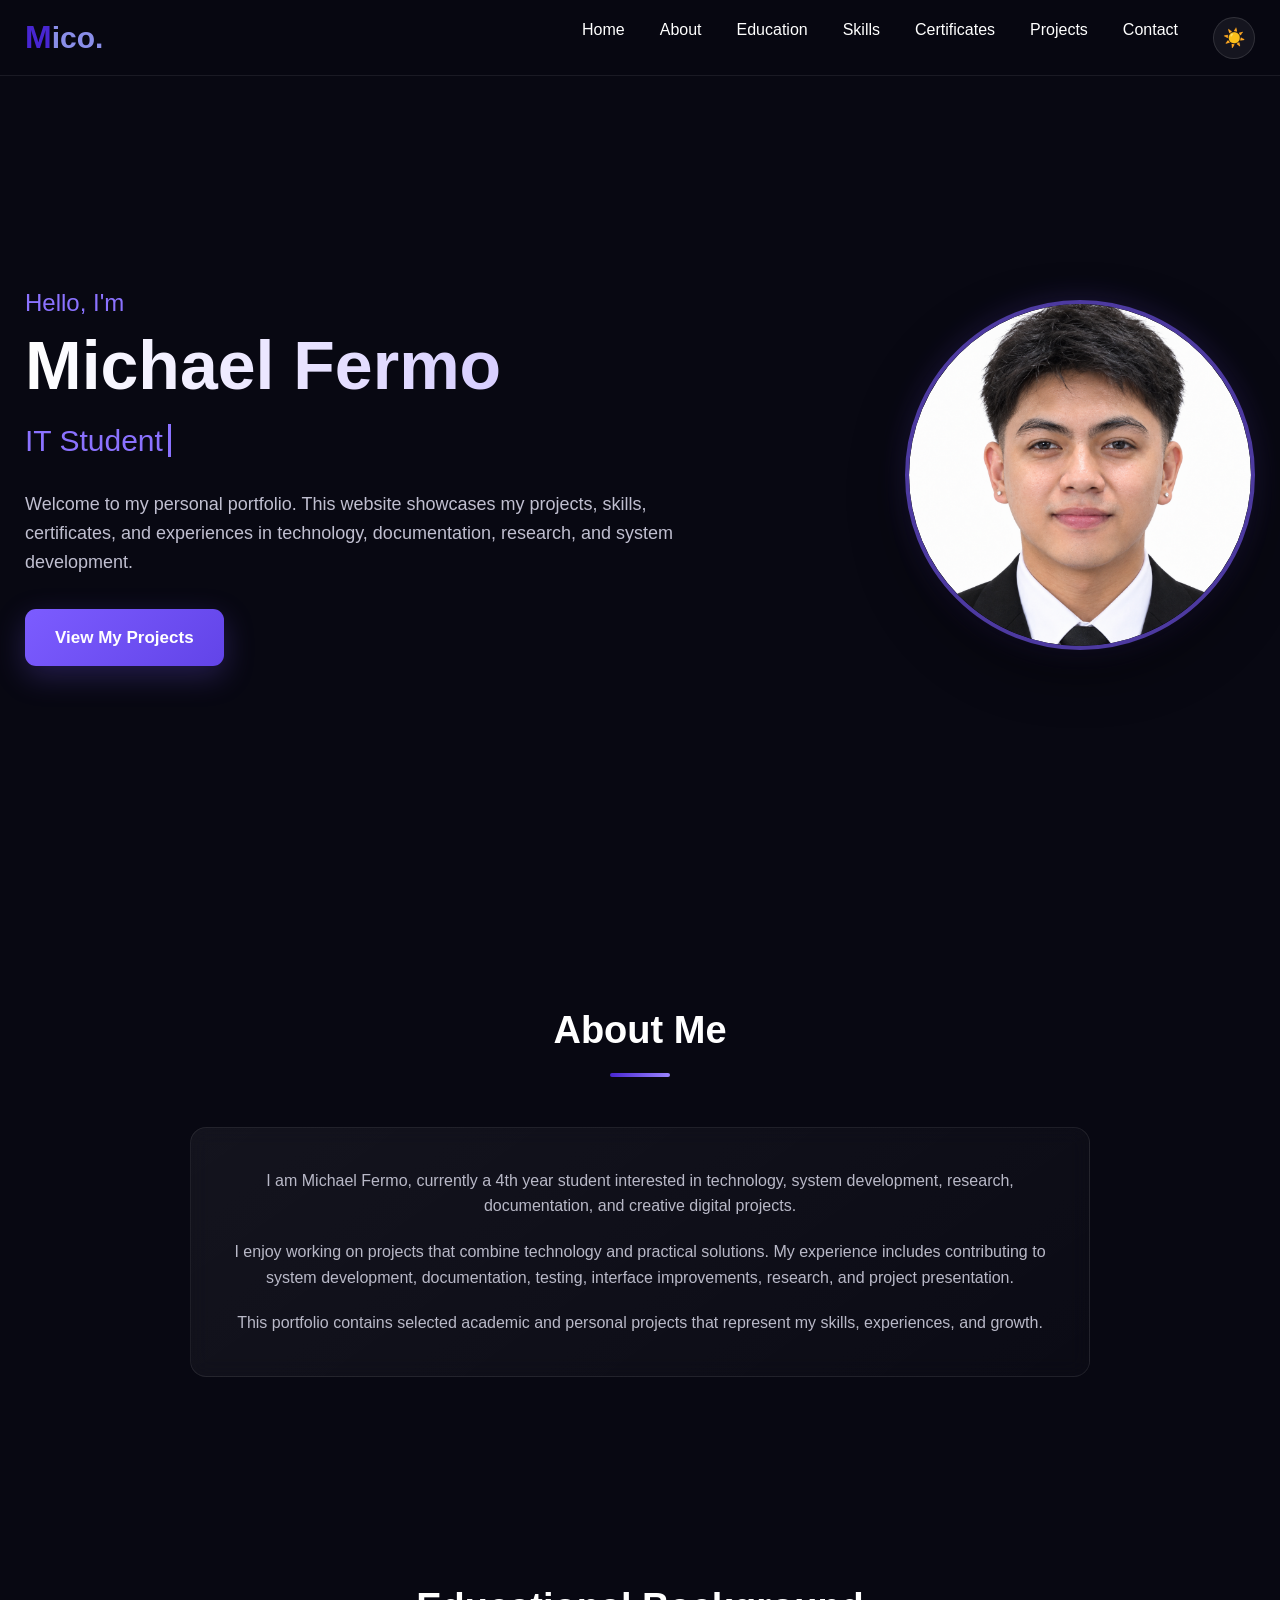
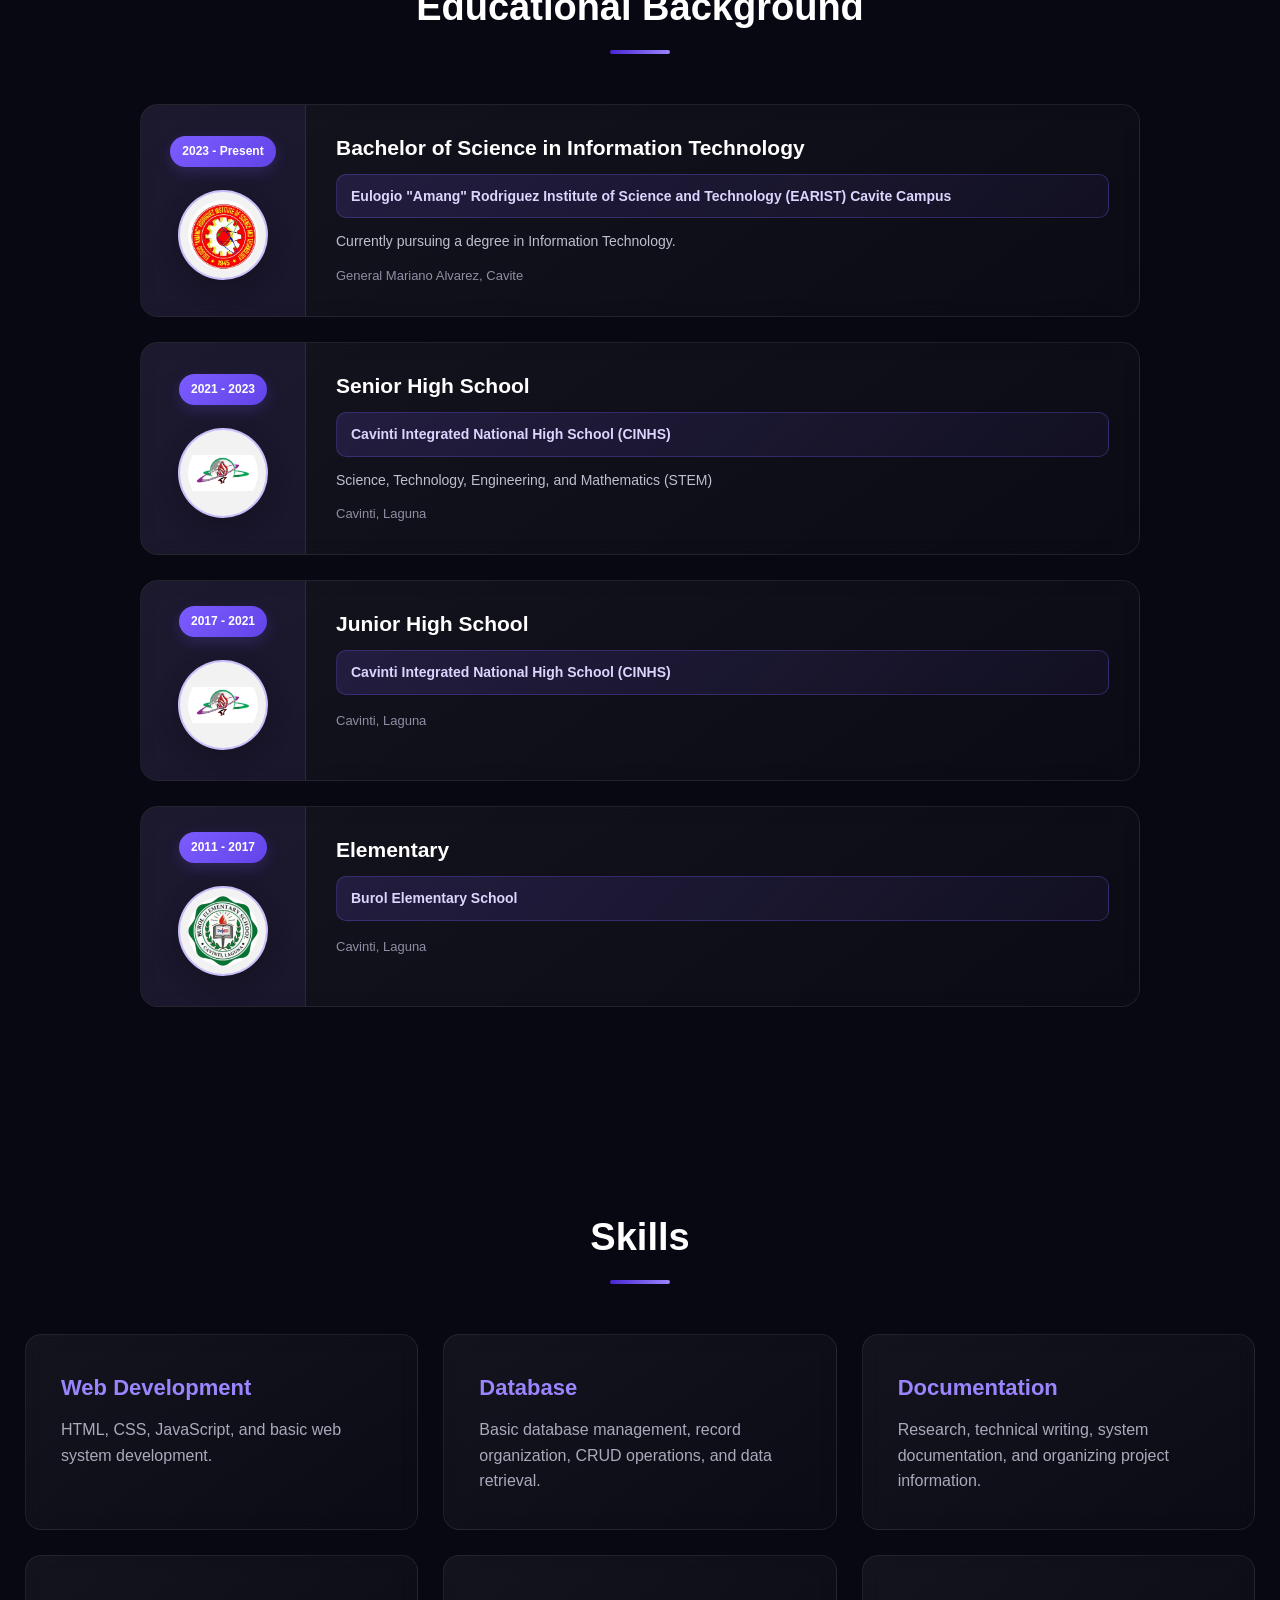
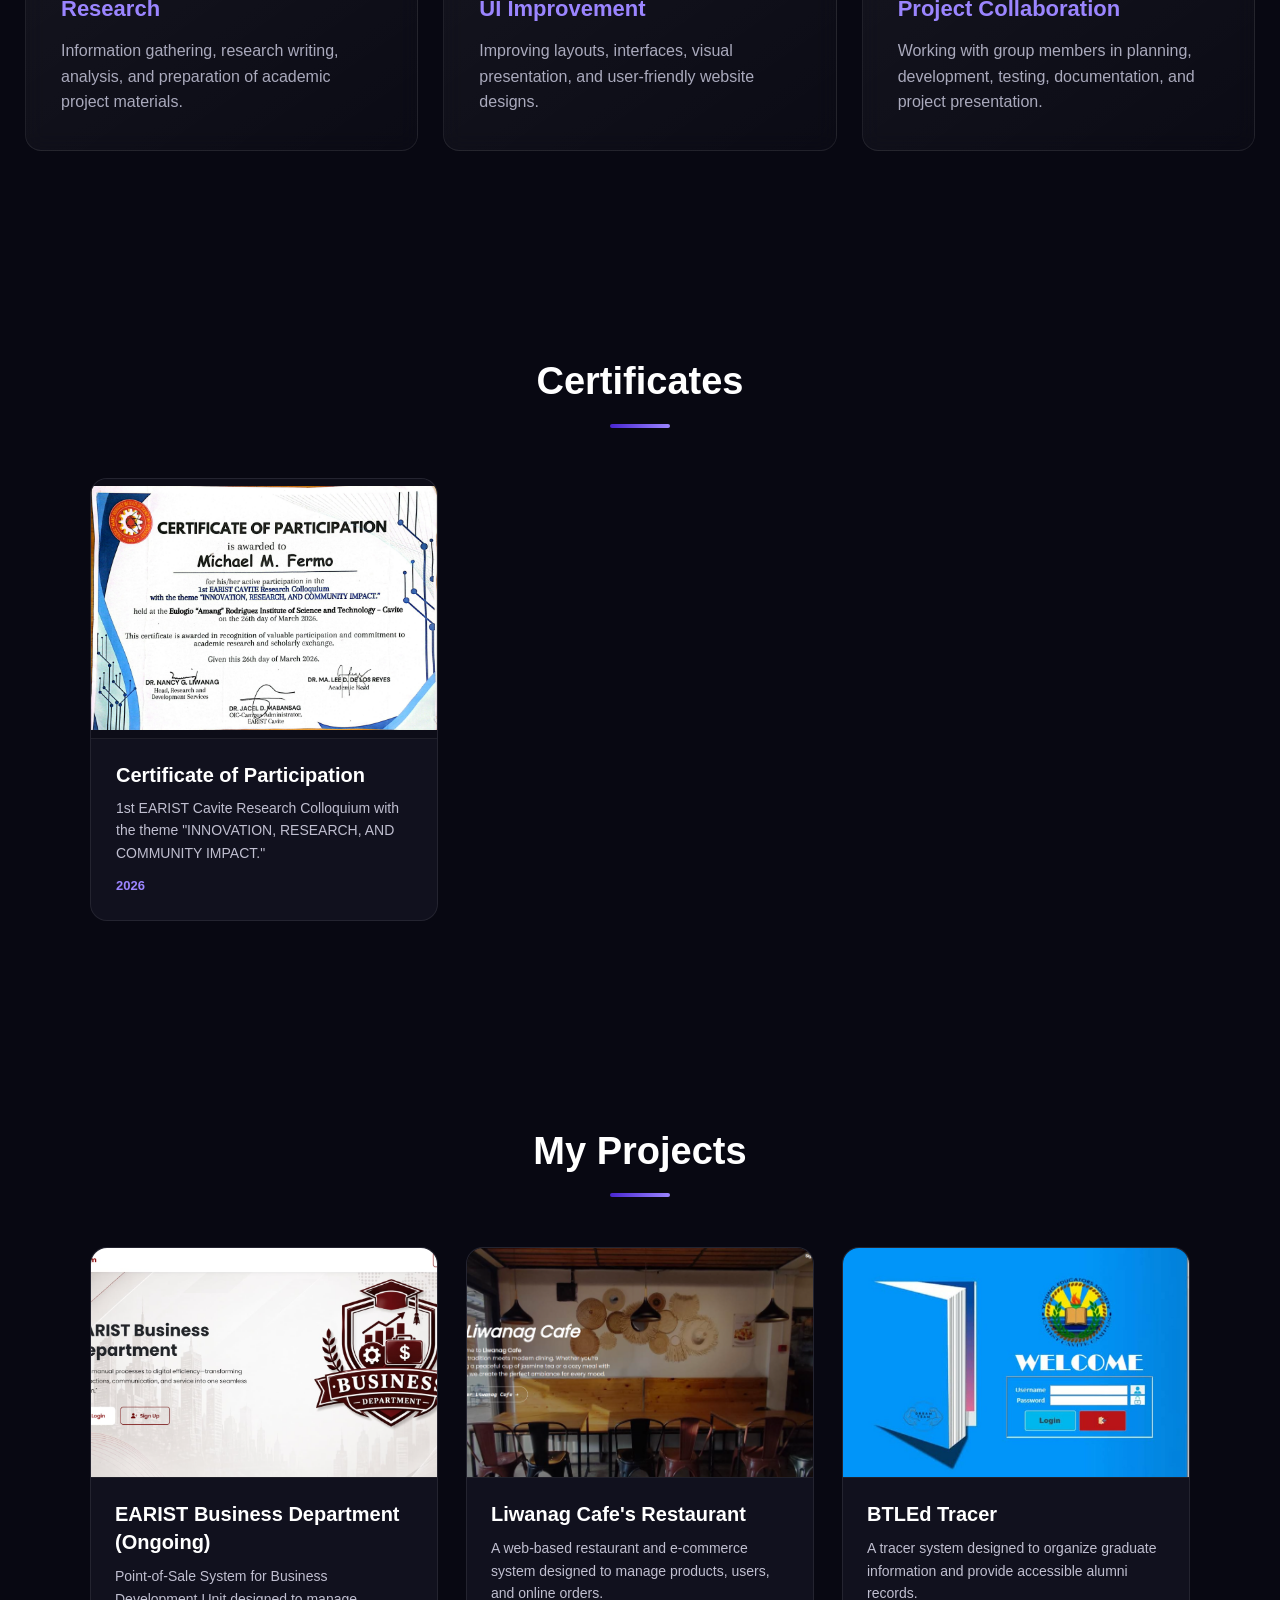
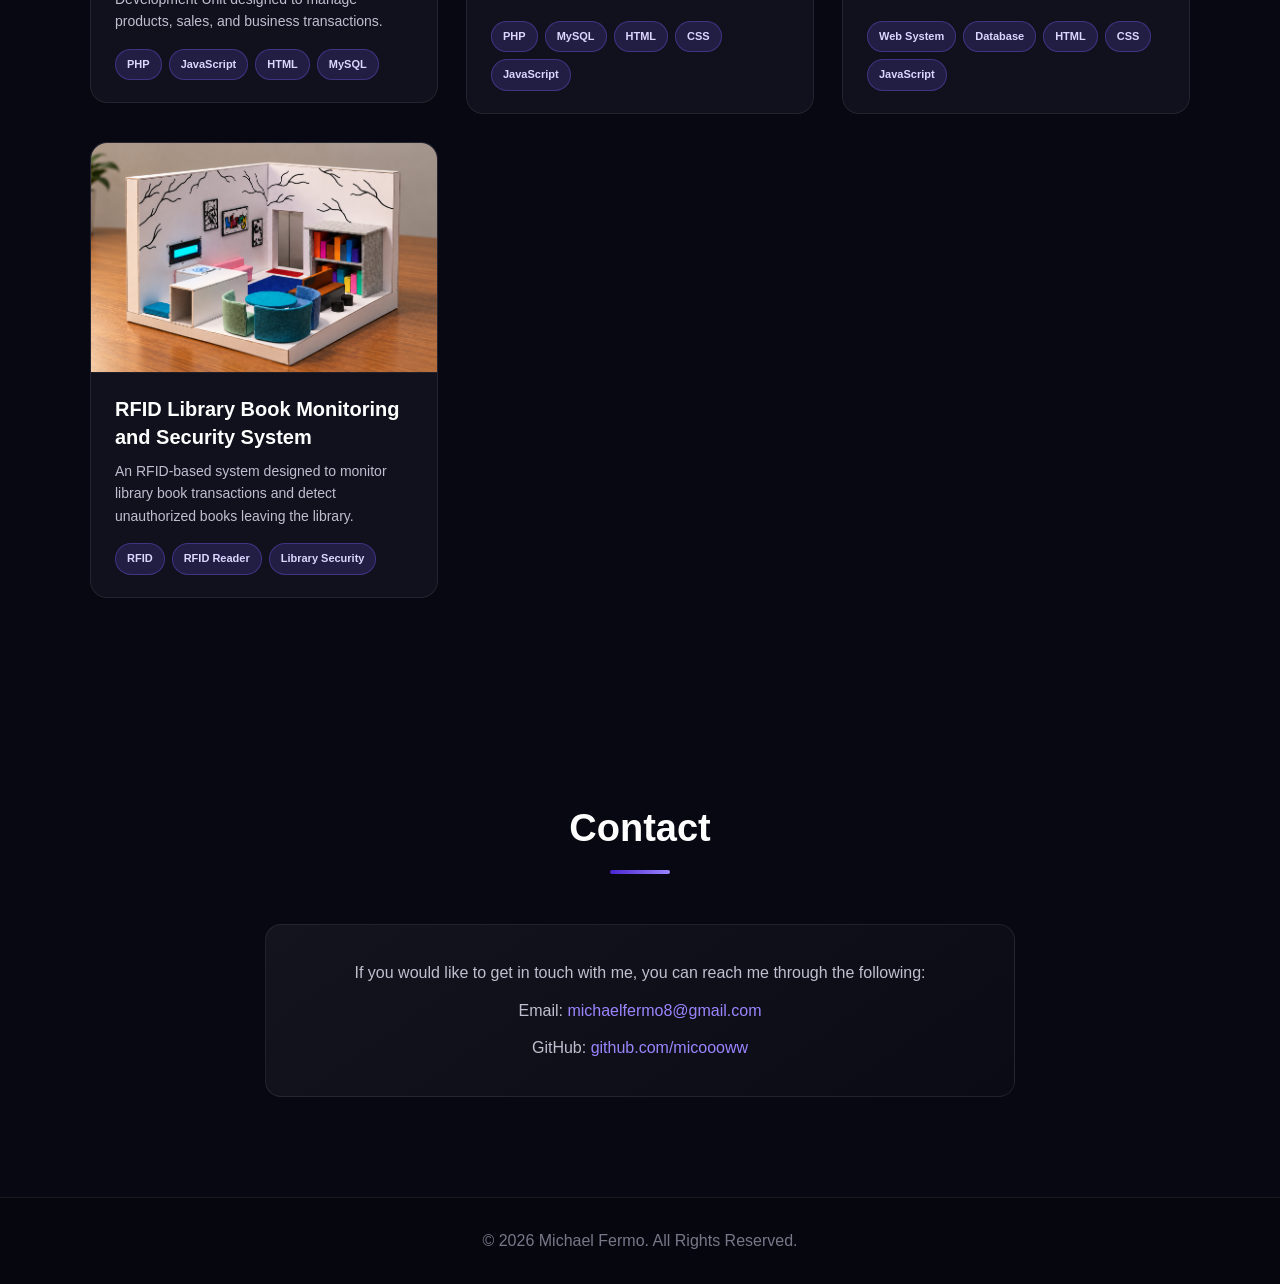
<file: michael portfolio/index.html>
<!DOCTYPE html>
<html lang="en">
<head>
    <meta charset="UTF-8">
    <meta name="viewport" content="width=device-width, initial-scale=1.0">

    <title>Michael Fermo | My Portfolio</title>

    <link rel="stylesheet" href="style.css">
</head>

<body>

<!-- =========================================
     HEADER / NAVIGATION
========================================= -->

<header>
    <nav>
        <h2 class="logo">
            <span>M</span>ico.
        </h2>

        <ul>
            <li><a href="#home">Home</a></li>
            <li><a href="#about">About</a></li>
            <li><a href="#education">Education</a></li>
            <li><a href="#skills">Skills</a></li>
            <li><a href="#certificates">Certificates</a></li>
            <li><a href="#projects">Projects</a></li>
            <li><a href="#contact">Contact</a></li>

            <li>
                <button
                    id="theme-toggle"
                    class="theme-toggle"
                    type="button"
                    aria-label="Switch to light mode"
                    title="Switch to light mode"
                >
                    ☀️
                </button>
            </li>
        </ul>
    </nav>
</header>


<main>

    <!-- =========================================
         HOME
    ========================================= -->

    <section id="home" class="hero">

        <div class="hero-text">

            <p class="hello">Hello, I'm</p>

            <h1>Michael Fermo</h1>

            <div class="typing-text">
                <span id="typing">IT Student</span>
            </div>

            <p class="intro">
                Welcome to my personal portfolio. This website showcases my
                projects, skills, certificates, and experiences in technology,
                documentation, research, and system development.
            </p>

            <a href="#projects" class="button">
                View My Projects
            </a>

        </div>


        <div class="hero-image">

            <div
                class="photo-card"
                onclick="this.classList.toggle('flipped')"
            >

                <div class="photo-inner">

                    <div class="photo-front">
                        <img
                            src="profile/myself.png"
                            alt="Michael Fermo"
                        >
                    </div>

                    <div class="photo-back">
                        <img
                            src="profile/back.png"
                            alt="Michael Fermo Portfolio"
                        >
                    </div>

                </div>

            </div>

        </div>

    </section>


    <!-- =========================================
         ABOUT ME
    ========================================= -->

    <section id="about">

        <h2 class="section-title">About Me</h2>

        <div class="about-container">

            <div class="about-text">

                <p>
                    I am Michael Fermo, currently a 4th year student interested
                    in technology, system development, research, documentation,
                    and creative digital projects.
                </p>

                <p>
                    I enjoy working on projects that combine technology and
                    practical solutions. My experience includes contributing
                    to system development, documentation, testing, interface
                    improvements, research, and project presentation.
                </p>

                <p>
                    This portfolio contains selected academic and personal
                    projects that represent my skills, experiences, and growth.
                </p>

            </div>

        </div>

    </section>


    <!-- =========================================
         EDUCATIONAL BACKGROUND
    ========================================= -->

    <section id="education">

        <h2 class="section-title">
            Educational Background
        </h2>

        <div class="education-container">

            <!-- COLLEGE -->
            <div class="education-card">

                <div class="education-left">

                    <div class="education-year">
                        2023 - Present
                    </div>

                    <div class="education-logo">
                        <img
                            src="education/earist.jpg"
                            alt="EARIST Logo"
                        >
                    </div>

                </div>

                <div class="education-content">

                    <h3>
                        Bachelor of Science in Information Technology
                    </h3>

                    <div class="school-name">
                        Eulogio "Amang" Rodriguez Institute
                        of Science and Technology (EARIST)
                        Cavite Campus
                    </div>

                    <p>
                        Currently pursuing a degree in Information Technology.
                    </p>

                    <span class="education-location">
                        General Mariano Alvarez, Cavite
                    </span>

                </div>

            </div>


            <!-- SENIOR HIGH SCHOOL -->
            <div class="education-card">

                <div class="education-left">

                    <div class="education-year">
                        2021 - 2023
                    </div>

                    <div class="education-logo">
                        <img
                            src="education/cinhs.jpg"
                            alt="CINHS Logo"
                        >
                    </div>

                </div>

                <div class="education-content">

                    <h3>
                        Senior High School
                    </h3>

                    <div class="school-name">
                        Cavinti Integrated National High School (CINHS)
                    </div>

                    <p>
                        Science, Technology, Engineering, and Mathematics
                        (STEM)
                    </p>

                    <span class="education-location">
                        Cavinti, Laguna
                    </span>

                </div>

            </div>


            <!-- JUNIOR HIGH SCHOOL -->
            <div class="education-card">

                <div class="education-left">

                    <div class="education-year">
                        2017 - 2021
                    </div>

                    <div class="education-logo">
                        <img
                            src="education/cinhs.jpg"
                            alt="CINHS Logo"
                        >
                    </div>

                </div>

                <div class="education-content">

                    <h3>
                        Junior High School
                    </h3>

                    <div class="school-name">
                        Cavinti Integrated National High School (CINHS)
                    </div>

                    <span class="education-location">
                        Cavinti, Laguna
                    </span>

                </div>

            </div>


            <!-- ELEMENTARY -->
            <div class="education-card">

                <div class="education-left">

                    <div class="education-year">
                        2011 - 2017
                    </div>

                    <div class="education-logo">
                        <img
                            src="education/burol.jpg"
                            alt="Burol Elementary School Logo"
                        >
                    </div>

                </div>

                <div class="education-content">

                    <h3>
                        Elementary
                    </h3>

                    <div class="school-name">
                        Burol Elementary School
                    </div>

                    <span class="education-location">
                        Cavinti, Laguna
                    </span>

                </div>

            </div>

        </div>

    </section>


    <!-- =========================================
         SKILLS
    ========================================= -->

    <section id="skills">

        <h2 class="section-title">Skills</h2>

        <div class="skills-container">

            <div class="skill">
                <h3>Web Development</h3>
                <p>
                    HTML, CSS, JavaScript, and basic web system development.
                </p>
            </div>

            <div class="skill">
                <h3>Database</h3>
                <p>
                    Basic database management, record organization, CRUD
                    operations, and data retrieval.
                </p>
            </div>

            <div class="skill">
                <h3>Documentation</h3>
                <p>
                    Research, technical writing, system documentation,
                    and organizing project information.
                </p>
            </div>

            <div class="skill">
                <h3>Research</h3>
                <p>
                    Information gathering, research writing, analysis,
                    and preparation of academic project materials.
                </p>
            </div>

            <div class="skill">
                <h3>UI Improvement</h3>
                <p>
                    Improving layouts, interfaces, visual presentation,
                    and user-friendly website designs.
                </p>
            </div>

            <div class="skill">
                <h3>Project Collaboration</h3>
                <p>
                    Working with group members in planning, development,
                    testing, documentation, and project presentation.
                </p>
            </div>

        </div>

    </section>


    <!-- =========================================
         CERTIFICATES
    ========================================= -->

    <section id="certificates">

        <h2 class="section-title">Certificates</h2>

        <div class="certificates-container">

            <a href="cert.html" class="certificate-link">

                <div class="certificate-card">

                    <div class="certificate-image">
                        <img
                            src="certificate.jpg"
                            alt="Certificate of Participation"
                        >
                    </div>

                    <div class="certificate-info">

                        <h3>Certificate of Participation</h3>

                        <p>
                            1st EARIST Cavite Research Colloquium with the theme
                            "INNOVATION, RESEARCH, AND COMMUNITY IMPACT."
                        </p>

                        <span>2026</span>

                    </div>

                </div>

            </a>

        </div>

    </section>


    <!-- =========================================
         PROJECTS
    ========================================= -->

    <section id="projects">

        <h2 class="section-title">My Projects</h2>

        <div class="projects-container">

            <!-- BDU -->
            <a href="bdu.html" class="portfolio-project-link">

                <div class="portfolio-project-card">

                    <div class="portfolio-project-image">
                        <img
                            src="projects/bdu.png"
                            alt="EARIST Business Department"
                        >
                    </div>

                    <div class="portfolio-project-info">

                        <h3>EARIST Business Department (Ongoing)</h3>

                        <p>
                            Point-of-Sale System for Business Development Unit
                            designed to manage products, sales, and business
                            transactions.
                        </p>

                        <div class="portfolio-project-tags">
                            <span>PHP</span>
                            <span>JavaScript</span>
                            <span>HTML</span>
                            <span>MySQL</span>
                        </div>

                    </div>

                </div>

            </a>


            <!-- LIWANAG -->
            <a href="liwanag.html" class="portfolio-project-link">

                <div class="portfolio-project-card">

                    <div class="portfolio-project-image">
                        <img
                            src="projects/liwanag.png"
                            alt="Liwanag Cafe's Restaurant"
                        >
                    </div>

                    <div class="portfolio-project-info">

                        <h3>Liwanag Cafe's Restaurant</h3>

                        <p>
                            A web-based restaurant and e-commerce system designed
                            to manage products, users, and online orders.
                        </p>

                        <div class="portfolio-project-tags">
                            <span>PHP</span>
                            <span>MySQL</span>
                            <span>HTML</span>
                            <span>CSS</span>
                            <span>JavaScript</span>
                        </div>

                    </div>

                </div>

            </a>


            <!-- BTLED -->
            <a href="btled.html" class="portfolio-project-link">

                <div class="portfolio-project-card">

                    <div class="portfolio-project-image">
                        <img
                            src="projects/educ.jpg"
                            alt="BTLEd Tracer"
                        >
                    </div>

                    <div class="portfolio-project-info">

                        <h3>BTLEd Tracer</h3>

                        <p>
                            A tracer system designed to organize graduate
                            information and provide accessible alumni records.
                        </p>

                        <div class="portfolio-project-tags">
                            <span>Web System</span>
                            <span>Database</span>
                            <span>HTML</span>
                            <span>CSS</span>
                            <span>JavaScript</span>
                        </div>

                    </div>

                </div>

            </a>


            <!-- RFID -->
            <a href="rfid.html" class="portfolio-project-link">

                <div class="portfolio-project-card">

                    <div class="portfolio-project-image">
                        <img
                            src="projects/rfid.png"
                            alt="RFID Library Book Monitoring and Security System"
                        >
                    </div>

                    <div class="portfolio-project-info">

                        <h3>
                            RFID Library Book Monitoring and Security System
                        </h3>

                        <p>
                            An RFID-based system designed to monitor library
                            book transactions and detect unauthorized books
                            leaving the library.
                        </p>

                        <div class="portfolio-project-tags">
                            <span>RFID</span>
                            <span>RFID Reader</span>
                            <span>Library Security</span>
                        </div>

                    </div>

                </div>

            </a>

        </div>

    </section>


    <!-- =========================================
         CONTACT
    ========================================= -->

    <section id="contact">

        <h2 class="section-title">Contact</h2>

        <div class="contact-container">

            <p>
                If you would like to get in touch with me, you can reach me
                through the following:
            </p>

            <p>
                Email:
                <a
                    href="https://mail.google.com/mail/?view=cm&amp;fs=1&amp;to=michaelfermo8@gmail.com"
                    target="_blank"
                    rel="noopener"
                >
                    michaelfermo8@gmail.com
                </a>
            </p>

            <p>
                GitHub:
                <a
                    href="https://github.com/micoooww"
                    target="_blank"
                    rel="noopener"
                >
                    github.com/micoooww
                </a>
            </p>

        </div>

    </section>

</main>


<!-- =========================================
     FOOTER
========================================= -->

<footer>
    <p>&copy; 2026 Michael Fermo. All Rights Reserved.</p>
</footer>


<script src="script.js"></script>

</body>
</html>
</file>
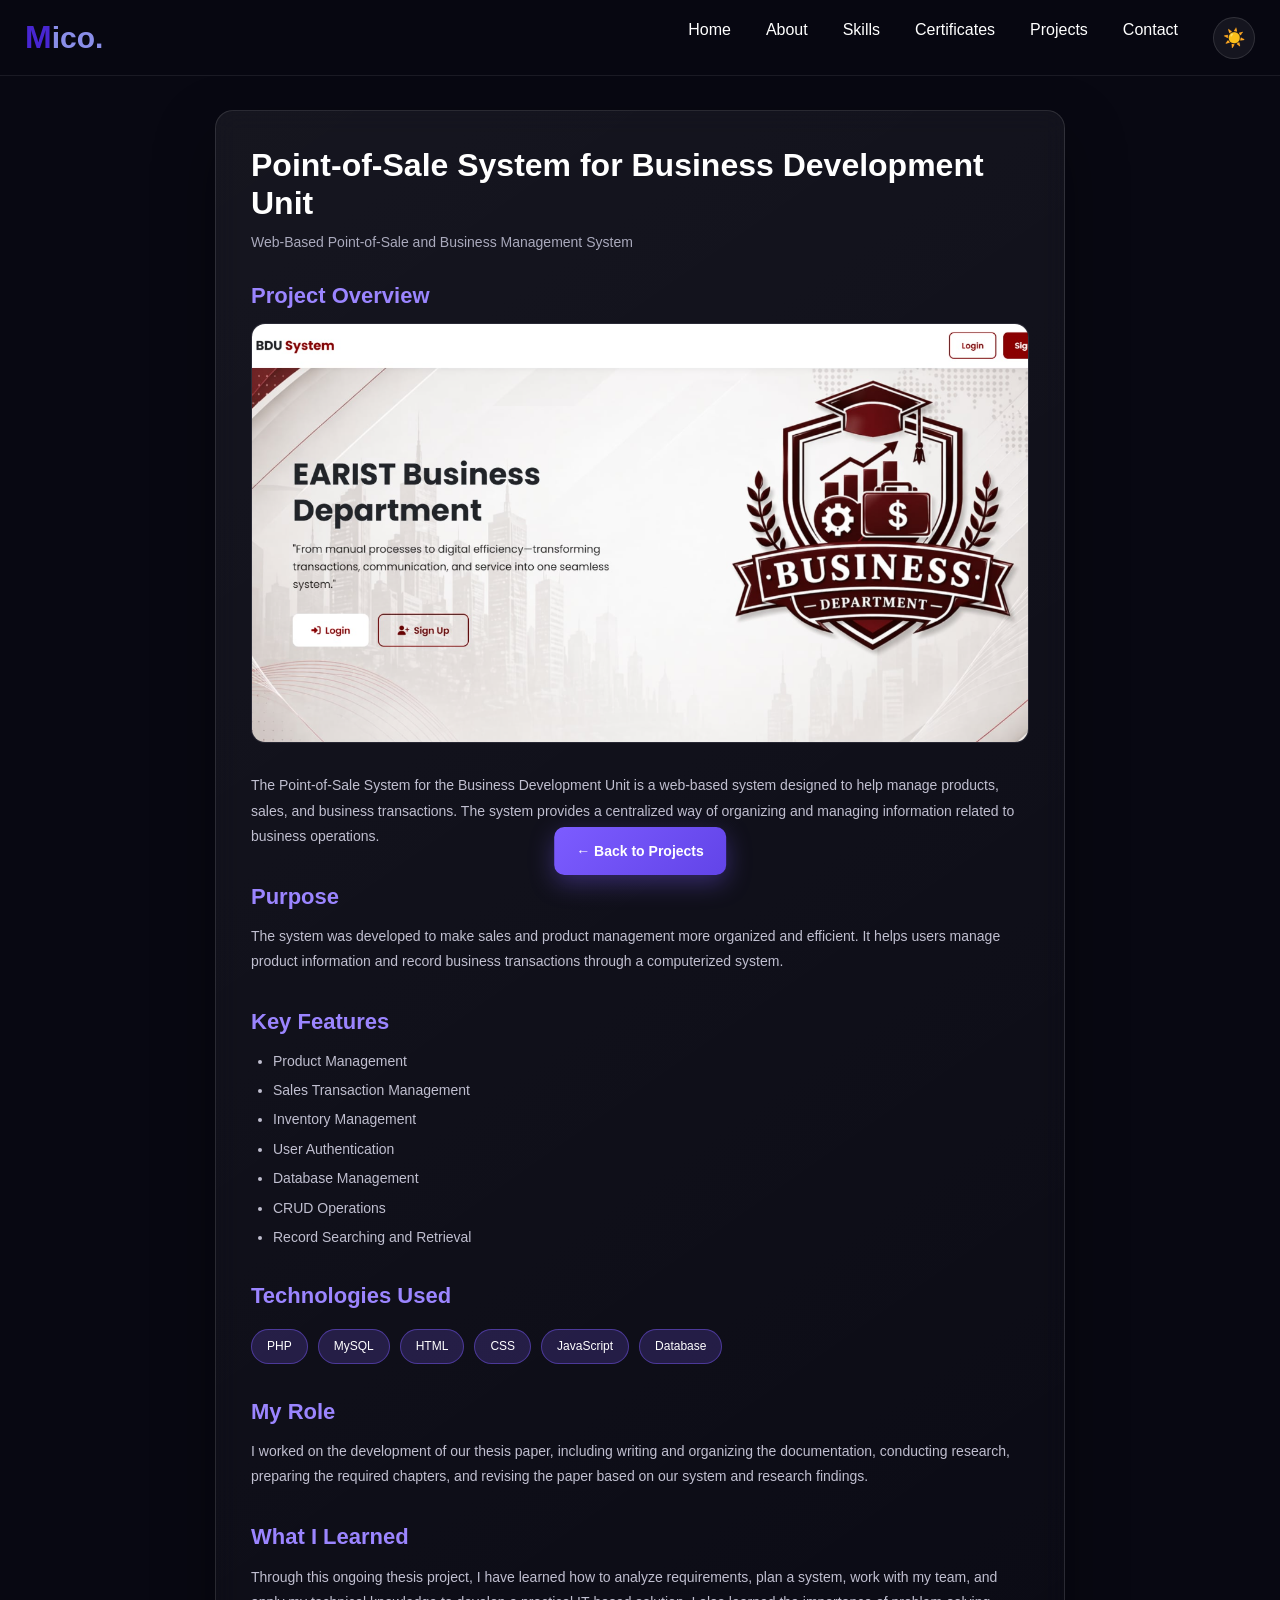
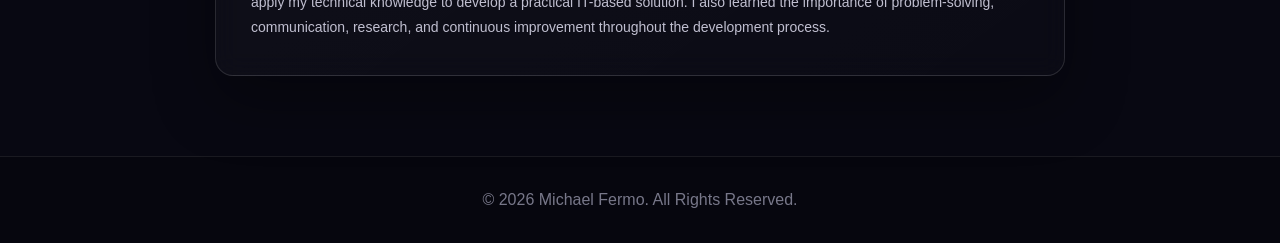
<file: bdu.html>
<!DOCTYPE html>
<html lang="en">
<head>
    <meta charset="UTF-8">
    <meta name="viewport" content="width=device-width, initial-scale=1.0">

    <title>Point-of-Sale System | My Portfolio</title>

    <link rel="stylesheet" href="style.css">
</head>

<body>

<header>
    <nav>
        <h2 class="logo">
            <span>M</span>ico.
        </h2>


        <ul>
            <li><a href="index.html#home">Home</a></li>
            <li><a href="index.html#about">About</a></li>
            <li><a href="index.html#skills">Skills</a></li>
            <li><a href="index.html#certificates">Certificates</a></li>
            <li><a href="index.html#projects">Projects</a></li>
            <li><a href="index.html#contact">Contact</a></li>
        </ul>
    </nav>
</header>


<section class="project-page">

    <a href="index.html#projects" class="back-button">
        ← Back to Projects
    </a>

    <div class="project-detail">

        <h1>Point-of-Sale System for Business Development Unit</h1>

        <p class="project-subtitle">
            Web-Based Point-of-Sale and Business Management System
        </p>


        <div class="project-info">

            <h2>Project Overview</h2>

            <!-- PROJECT IMAGE -->
            <div class="detail-image">
                <img src="bdu.png" alt="Point-of-Sale System for Business Development Unit">
            </div>

            <p>
                The Point-of-Sale System for the Business Development Unit
                is a web-based system designed to help manage products,
                sales, and business transactions. The system provides a
                centralized way of organizing and managing information
                related to business operations.
            </p>


            <h2>Purpose</h2>

            <p>
                The system was developed to make sales and product
                management more organized and efficient. It helps users
                manage product information and record business transactions
                through a computerized system.
            </p>


            <h2>Key Features</h2>

            <ul class="feature-list">
                <li>Product Management</li>
                <li>Sales Transaction Management</li>
                <li>Inventory Management</li>
                <li>User Authentication</li>
                <li>Database Management</li>
                <li>CRUD Operations</li>
                <li>Record Searching and Retrieval</li>
            </ul>


            <h2>Technologies Used</h2>

            <div class="technology-tags">
                <span>PHP</span>
                <span>MySQL</span>
                <span>HTML</span>
                <span>CSS</span>
                <span>JavaScript</span>
                <span>Database</span>
            </div>


            <h2>My Role</h2>

            <p>
                I worked on the development of our thesis paper, including writing and organizing the documentation, conducting research, preparing the required chapters, and revising the paper based on our system and research findings.
            </p>


            <h2>What I Learned</h2>

            <p>
                Through this ongoing thesis project, I have learned how to analyze requirements, plan a system, work with my team, and apply my technical knowledge to develop a practical IT-based solution. I also learned the importance of problem-solving, communication, research, and continuous improvement throughout the development process.
            </p>

        </div>

    </div>

</section>


<footer>
    <p>&copy; 2026 Michael Fermo. All Rights Reserved.</p>
</footer>

<script src="script.js"></script>

<script>
(function () {

    const backButton = document.querySelector(".back-button");
    const footer = document.querySelector("footer");

    if (!backButton || !footer) {
        return;
    }

    function updateBackButton() {

        const footerRect =
            footer.getBoundingClientRect();

        const buttonRect =
            backButton.getBoundingClientRect();

        const viewportHeight =
            window.innerHeight;

        const normalBottom = 25;
        const gap = 20;

        /*
         * NORMAL POSITION
         * Button stays 25px above the bottom.
         */
        if (
            footerRect.top >
            viewportHeight - normalBottom
        ) {

            backButton.style.setProperty(
                "top",
                "auto",
                "important"
            );

            backButton.style.setProperty(
                "bottom",
                normalBottom + "px",
                "important"
            );

            return;
        }

        /*
         * FOOTER IS REACHING THE SCREEN
         * Put the button directly above the footer.
         */
        const newTop =
            footerRect.top -
            buttonRect.height -
            gap;

        backButton.style.setProperty(
            "bottom",
            "auto",
            "important"
        );

        backButton.style.setProperty(
            "top",
            Math.max(80, newTop) + "px",
            "important"
        );
    }

    /*
     * Update whenever the page scrolls.
     */
    window.addEventListener(
        "scroll",
        updateBackButton,
        { passive: true }
    );

    /*
     * Update when browser size changes.
     */
    window.addEventListener(
        "resize",
        updateBackButton
    );

    /*
     * Keep checking the footer position.
     * This makes it work even during smooth scrolling.
     */
    function loop() {
        updateBackButton();
        requestAnimationFrame(loop);
    }

    loop();

})();
</script>

</body>
</html>
</file>
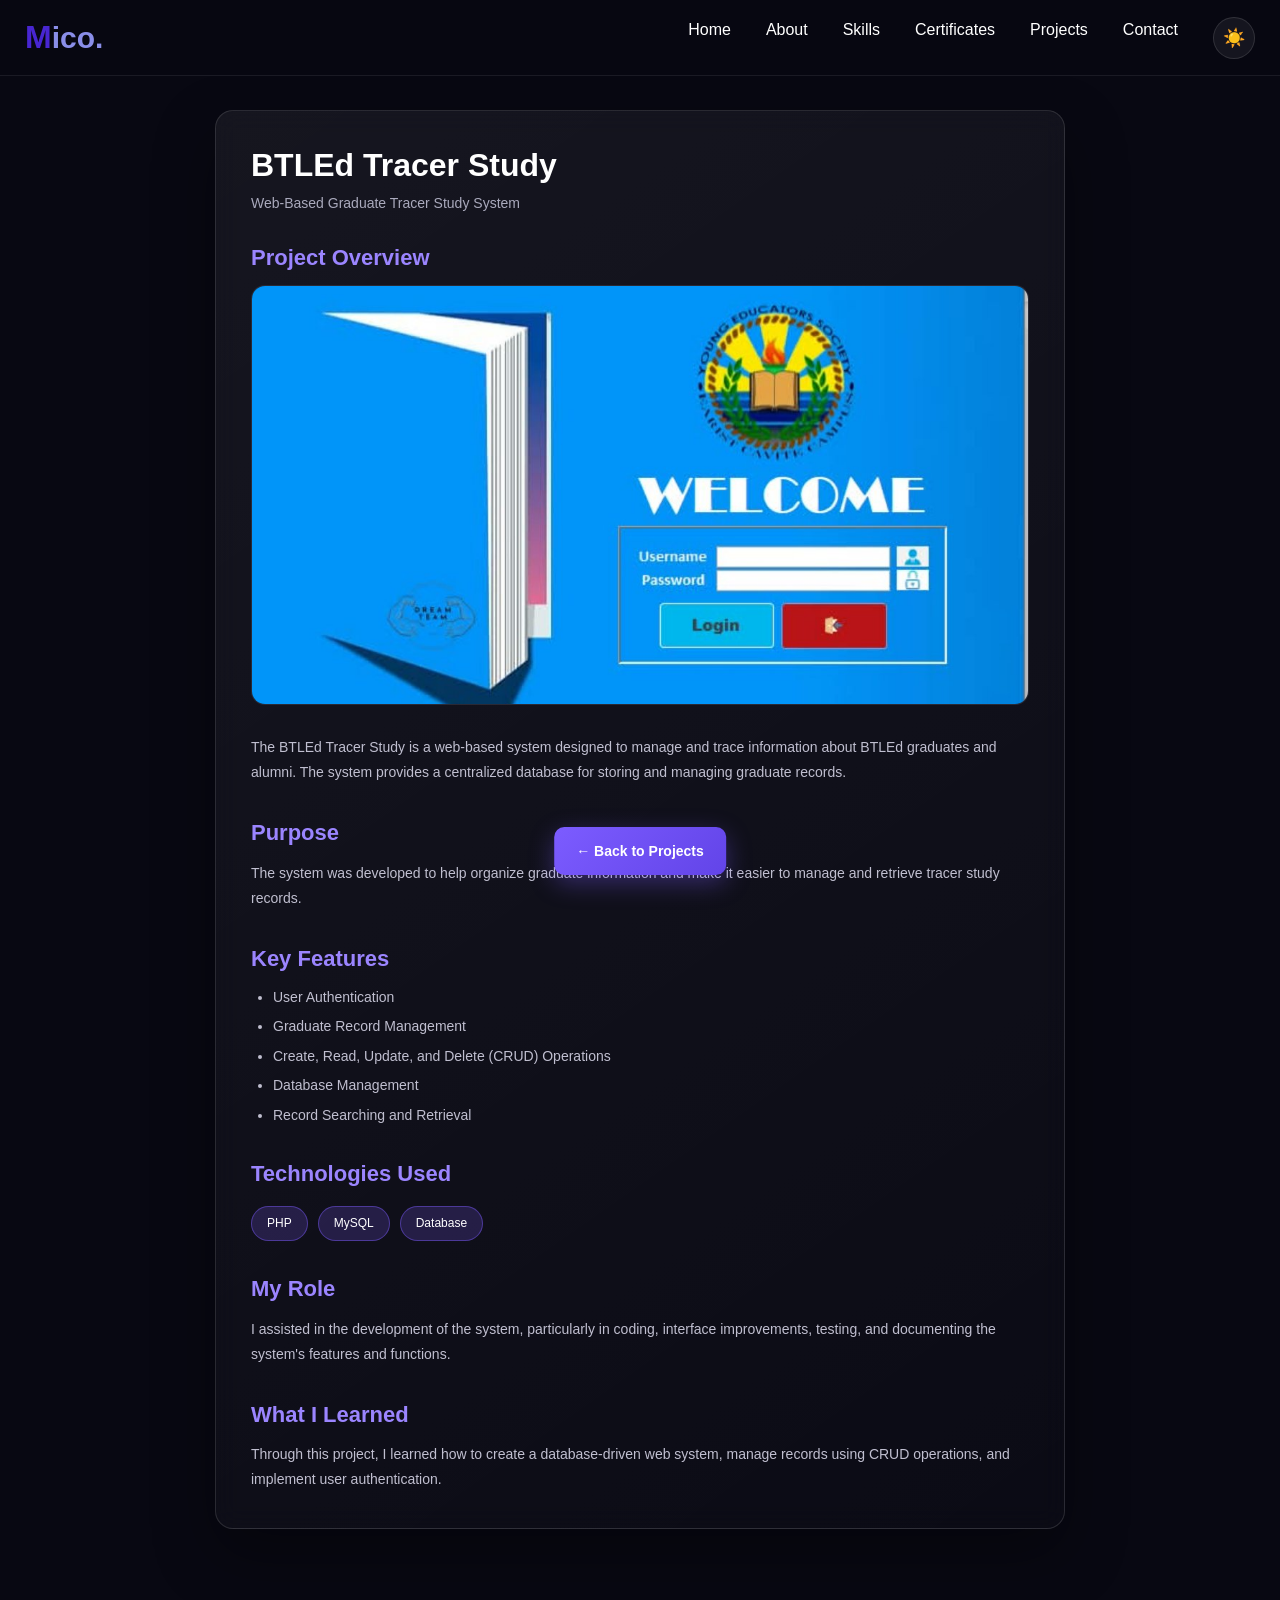
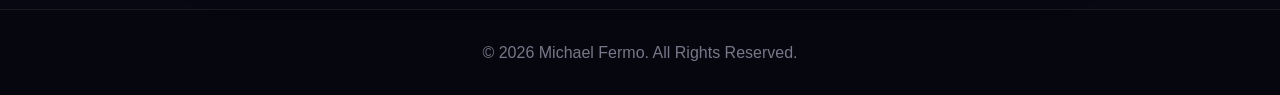
<file: btled.html>
<!DOCTYPE html>
<html lang="en">
<head>
    <meta charset="UTF-8">
    <meta name="viewport" content="width=device-width, initial-scale=1.0">

    <title>BTLEd Tracer Study | My Portfolio</title>

    <link rel="stylesheet" href="style.css">
</head>

<body>

<header>
    <nav>
        <h2 class="logo">
            <span>M</span>ico.
        </h2>


        <ul>
            <li><a href="index.html#home">Home</a></li>
            <li><a href="index.html#about">About</a></li>
            <li><a href="index.html#skills">Skills</a></li>
            <li><a href="index.html#certificates">Certificates</a></li>
            <li><a href="index.html#projects">Projects</a></li>
            <li><a href="index.html#contact">Contact</a></li>
        </ul>
    </nav>
</header>


<section class="project-page">

    <a href="index.html#projects" class="back-button">
        ← Back to Projects
    </a>

    <div class="project-detail">

        <h1>BTLEd Tracer Study</h1>

        <p class="project-subtitle">
            Web-Based Graduate Tracer Study System
        </p>


        <div class="project-info">

            <h2>Project Overview</h2>

            <!-- PROJECT IMAGE -->
            <div class="detail-image">
                <img src="educ.jpg" alt="BTLEd Tracer Study">
            </div>

            <p>
                The BTLEd Tracer Study is a web-based system designed to
                manage and trace information about BTLEd graduates and
                alumni. The system provides a centralized database for
                storing and managing graduate records.
            </p>


            <h2>Purpose</h2>

            <p>
                The system was developed to help organize graduate
                information and make it easier to manage and retrieve
                tracer study records.
            </p>


            <h2>Key Features</h2>

            <ul class="feature-list">
                <li>User Authentication</li>
                <li>Graduate Record Management</li>
                <li>Create, Read, Update, and Delete (CRUD) Operations</li>
                <li>Database Management</li>
                <li>Record Searching and Retrieval</li>
            </ul>


            <h2>Technologies Used</h2>

            <div class="technology-tags">
                <span>PHP</span>
                <span>MySQL</span>
                <span>Database</span>
            </div>


            <h2>My Role</h2>

            <p>
                I assisted in the development of the system, particularly in coding, interface improvements, testing, and documenting the system's features and functions.
            </p>


            <h2>What I Learned</h2>

            <p>
                Through this project, I learned how to create a
                database-driven web system, manage records using CRUD
                operations, and implement user authentication.
            </p>

        </div>

    </div>

</section>


<footer>
    <p>&copy; 2026 Michael Fermo. All Rights Reserved.</p>
</footer>

<script src="script.js"></script>

<script>
(function () {

    const backButton = document.querySelector(".back-button");
    const footer = document.querySelector("footer");

    if (!backButton || !footer) {
        return;
    }

    function updateBackButton() {

        const footerRect =
            footer.getBoundingClientRect();

        const buttonRect =
            backButton.getBoundingClientRect();

        const viewportHeight =
            window.innerHeight;

        const normalBottom = 25;
        const gap = 20;

        /*
         * NORMAL POSITION
         * Button stays 25px above the bottom.
         */
        if (
            footerRect.top >
            viewportHeight - normalBottom
        ) {

            backButton.style.setProperty(
                "top",
                "auto",
                "important"
            );

            backButton.style.setProperty(
                "bottom",
                normalBottom + "px",
                "important"
            );

            return;
        }

        /*
         * FOOTER IS REACHING THE SCREEN
         * Put the button directly above the footer.
         */
        const newTop =
            footerRect.top -
            buttonRect.height -
            gap;

        backButton.style.setProperty(
            "bottom",
            "auto",
            "important"
        );

        backButton.style.setProperty(
            "top",
            Math.max(80, newTop) + "px",
            "important"
        );
    }

    /*
     * Update whenever the page scrolls.
     */
    window.addEventListener(
        "scroll",
        updateBackButton,
        { passive: true }
    );

    /*
     * Update when browser size changes.
     */
    window.addEventListener(
        "resize",
        updateBackButton
    );

    /*
     * Keep checking the footer position.
     * This makes it work even during smooth scrolling.
     */
    function loop() {
        updateBackButton();
        requestAnimationFrame(loop);
    }

    loop();

})();
</script>

</body>
</html>
</file>
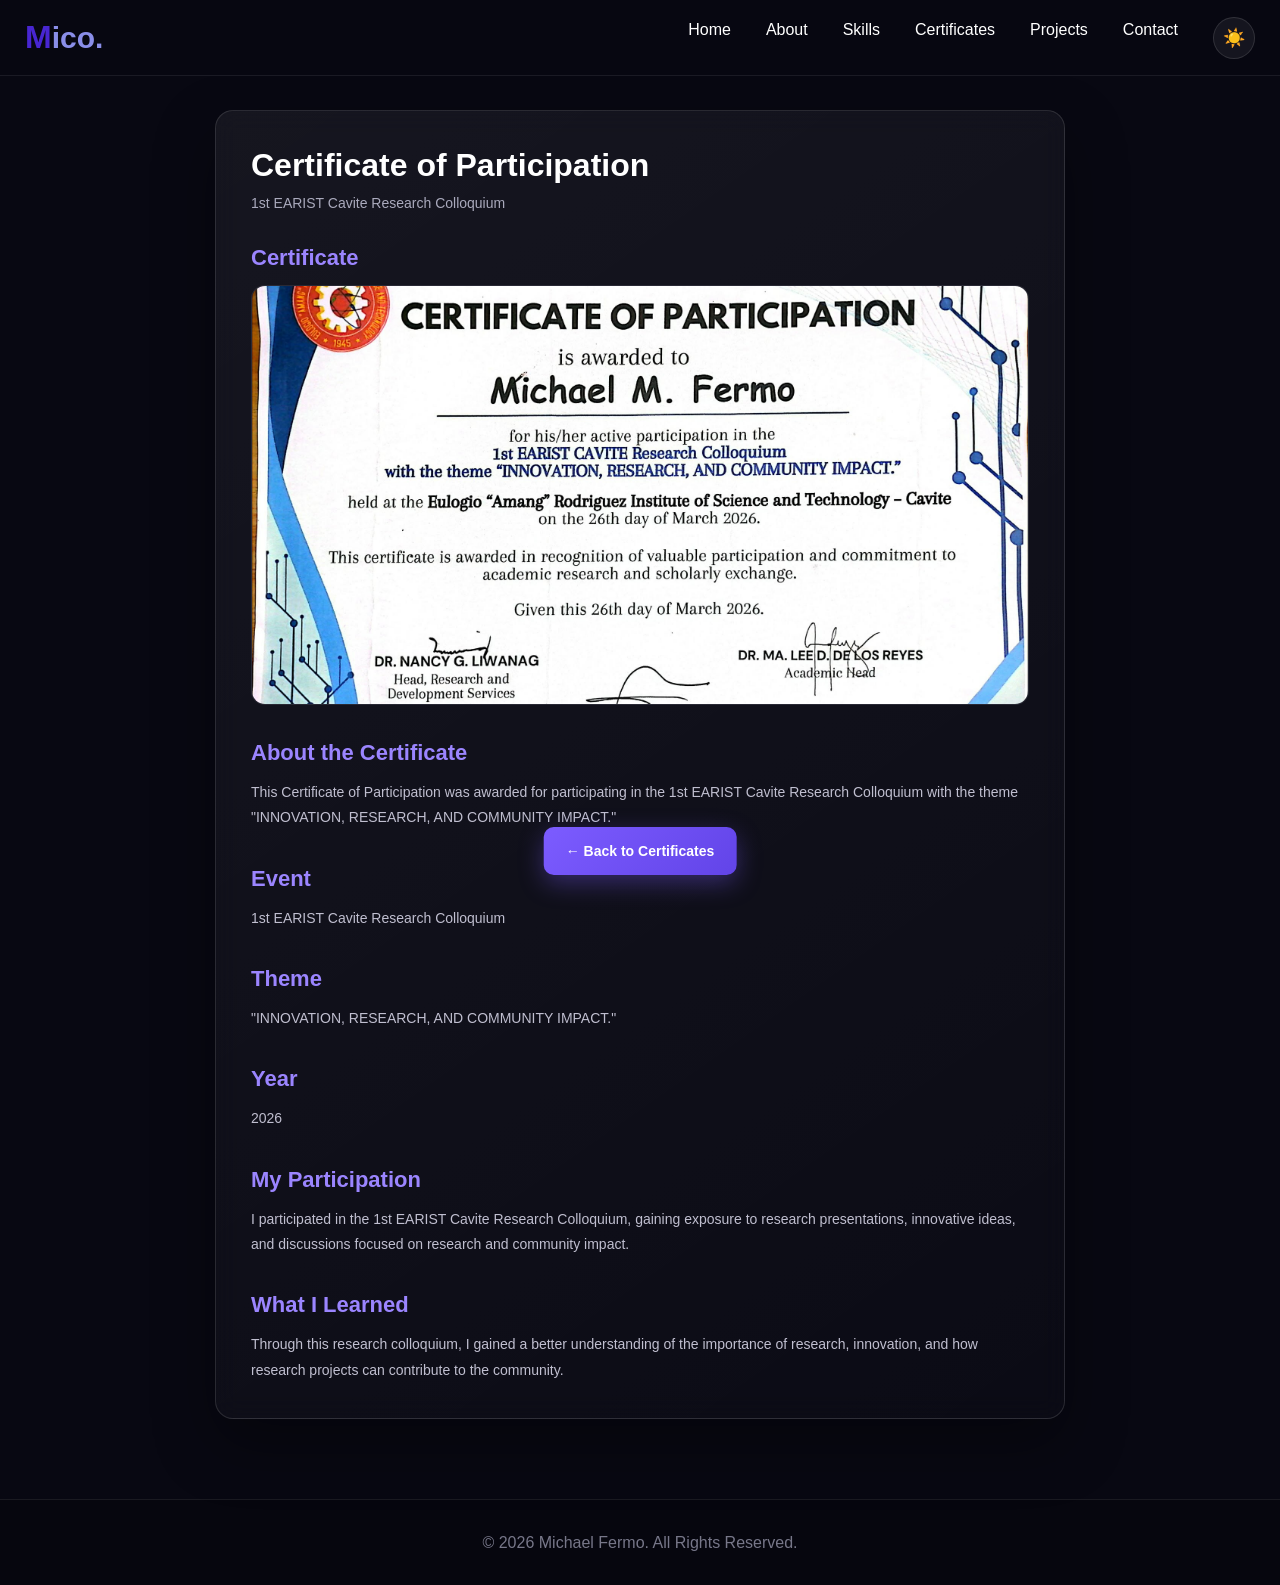
<file: cert.html>
<!DOCTYPE html>
<html lang="en">
<head>
    <meta charset="UTF-8">
    <meta name="viewport" content="width=device-width, initial-scale=1.0">

    <title>Certificate of Participation | My Portfolio</title>

    <link rel="stylesheet" href="style.css">
</head>

<body>

<header>
    <nav>
        <h2 class="logo">
            <span>M</span>ico.
        </h2>

        <ul>
            <li><a href="index.html#home">Home</a></li>
            <li><a href="index.html#about">About</a></li>
            <li><a href="index.html#skills">Skills</a></li>
            <li><a href="index.html#certificates">Certificates</a></li>
            <li><a href="index.html#projects">Projects</a></li>
            <li><a href="index.html#contact">Contact</a></li>
        </ul>
    </nav>
</header>


<section class="project-page">

    <a href="index.html#certificates" class="back-button">
        ← Back to Certificates
    </a>


    <div class="project-detail">

        <h1>Certificate of Participation</h1>

        <p class="project-subtitle">
            1st EARIST Cavite Research Colloquium
        </p>


        <div class="project-info">

            <h2>Certificate</h2>

            <!-- CERTIFICATE IMAGE -->
            <div class="detail-image certificate-detail-image">
    <img src="certificate.jpg" alt="Certificate of Participation">
</div>


            <h2>About the Certificate</h2>

            <p>
                This Certificate of Participation was awarded for participating
                in the 1st EARIST Cavite Research Colloquium with the theme
                "INNOVATION, RESEARCH, AND COMMUNITY IMPACT."
            </p>


            <h2>Event</h2>

            <p>
                1st EARIST Cavite Research Colloquium
            </p>


            <h2>Theme</h2>

            <p>
                "INNOVATION, RESEARCH, AND COMMUNITY IMPACT."
            </p>


            <h2>Year</h2>

            <p>
                2026
            </p>


            <h2>My Participation</h2>

            <p>
                I participated in the 1st EARIST Cavite Research Colloquium,
                gaining exposure to research presentations, innovative ideas,
                and discussions focused on research and community impact.
            </p>


            <h2>What I Learned</h2>

            <p>
                Through this research colloquium, I gained a better
                understanding of the importance of research, innovation,
                and how research projects can contribute to the community.
            </p>

        </div>

    </div>

</section>


<footer>
    <p>&copy; 2026 Michael Fermo. All Rights Reserved.</p>
</footer>

<script src="script.js"></script>

<script>
(function () {

    const backButton = document.querySelector(".back-button");
    const footer = document.querySelector("footer");

    if (!backButton || !footer) {
        return;
    }

    function updateBackButton() {

        const footerRect =
            footer.getBoundingClientRect();

        const buttonRect =
            backButton.getBoundingClientRect();

        const viewportHeight =
            window.innerHeight;

        const normalBottom = 25;
        const gap = 20;

        /*
         * NORMAL POSITION
         * Button stays 25px above the bottom.
         */
        if (
            footerRect.top >
            viewportHeight - normalBottom
        ) {

            backButton.style.setProperty(
                "top",
                "auto",
                "important"
            );

            backButton.style.setProperty(
                "bottom",
                normalBottom + "px",
                "important"
            );

            return;
        }

        /*
         * FOOTER IS REACHING THE SCREEN
         * Put the button directly above the footer.
         */
        const newTop =
            footerRect.top -
            buttonRect.height -
            gap;

        backButton.style.setProperty(
            "bottom",
            "auto",
            "important"
        );

        backButton.style.setProperty(
            "top",
            Math.max(80, newTop) + "px",
            "important"
        );
    }

    /*
     * Update whenever the page scrolls.
     */
    window.addEventListener(
        "scroll",
        updateBackButton,
        { passive: true }
    );

    /*
     * Update when browser size changes.
     */
    window.addEventListener(
        "resize",
        updateBackButton
    );

    /*
     * Keep checking the footer position.
     * This makes it work even during smooth scrolling.
     */
    function loop() {
        updateBackButton();
        requestAnimationFrame(loop);
    }

    loop();

})();
</script>

</body>
</html>
</file>
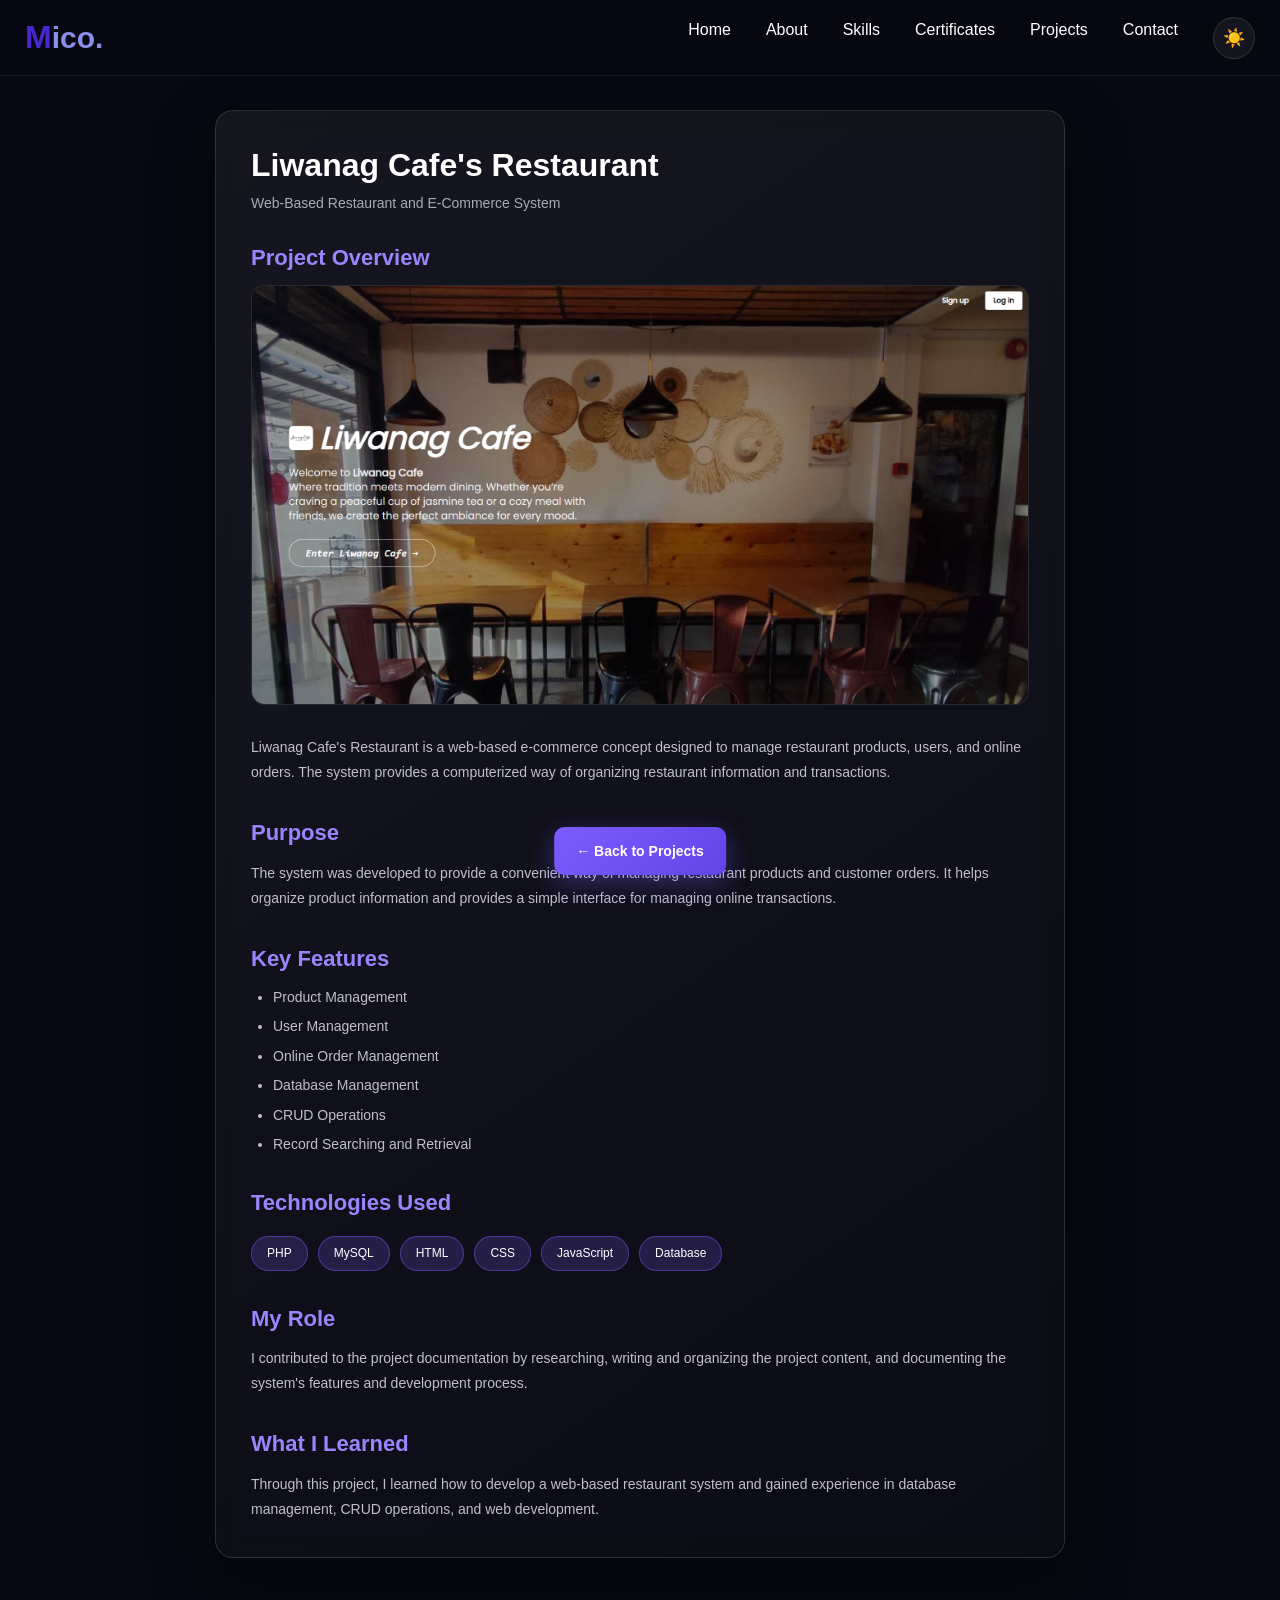
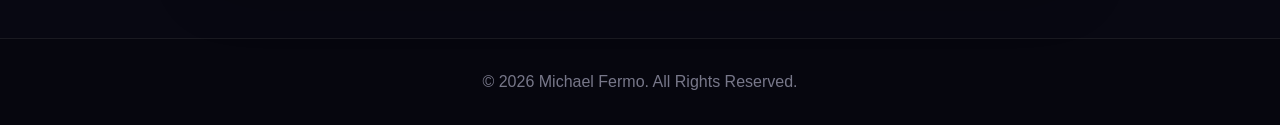
<file: liwanag.html>
<!DOCTYPE html>
<html lang="en">
<head>
    <meta charset="UTF-8">
    <meta name="viewport" content="width=device-width, initial-scale=1.0">

    <title>Liwanag Cafe's Restaurant | My Portfolio</title>

    <link rel="stylesheet" href="style.css">
</head>

<body>

<header>
    <nav>
        <h2 class="logo">
            <span>M</span>ico.
        </h2>


        <ul>
            <li><a href="index.html#home">Home</a></li>
            <li><a href="index.html#about">About</a></li>
            <li><a href="index.html#skills">Skills</a></li>
            <li><a href="index.html#certificates">Certificates</a></li>
            <li><a href="index.html#projects">Projects</a></li>
            <li><a href="index.html#contact">Contact</a></li>
        </ul>
    </nav>
</header>


<section class="project-page">

    <a href="index.html#projects" class="back-button">
        ← Back to Projects
    </a>

    <div class="project-detail">

        <h1>Liwanag Cafe's Restaurant</h1>

        <p class="project-subtitle">
            Web-Based Restaurant and E-Commerce System
        </p>


        <div class="project-info">

            <h2>Project Overview</h2>

            <!-- PROJECT IMAGE -->
            <div class="detail-image">
                <img src="liwanag.png" alt="Liwanag Cafe's Restaurant">
            </div>

            <p>
                Liwanag Cafe's Restaurant is a web-based e-commerce concept
                designed to manage restaurant products, users, and online
                orders. The system provides a computerized way of organizing
                restaurant information and transactions.
            </p>


            <h2>Purpose</h2>

            <p>
                The system was developed to provide a convenient way of
                managing restaurant products and customer orders. It helps
                organize product information and provides a simple interface
                for managing online transactions.
            </p>


            <h2>Key Features</h2>

            <ul class="feature-list">
                <li>Product Management</li>
                <li>User Management</li>
                <li>Online Order Management</li>
                <li>Database Management</li>
                <li>CRUD Operations</li>
                <li>Record Searching and Retrieval</li>
            </ul>


            <h2>Technologies Used</h2>

            <div class="technology-tags">
                <span>PHP</span>
                <span>MySQL</span>
                <span>HTML</span>
                <span>CSS</span>
                <span>JavaScript</span>
                <span>Database</span>
            </div>


            <h2>My Role</h2>

            <p>
                I contributed to the project documentation by researching, writing and organizing the project content, and documenting the system's features and development process.
            </p>


            <h2>What I Learned</h2>

            <p>
                Through this project, I learned how to develop a web-based
                restaurant system and gained experience in database
                management, CRUD operations, and web development.
            </p>

        </div>

    </div>

</section>


<footer>
    <p>&copy; 2026 Michael Fermo. All Rights Reserved.</p>
</footer>

<script src="script.js"></script>

<script>
(function () {

    const backButton = document.querySelector(".back-button");
    const footer = document.querySelector("footer");

    if (!backButton || !footer) {
        return;
    }

    function updateBackButton() {

        const footerRect =
            footer.getBoundingClientRect();

        const buttonRect =
            backButton.getBoundingClientRect();

        const viewportHeight =
            window.innerHeight;

        const normalBottom = 25;
        const gap = 20;

        /*
         * NORMAL POSITION
         * Button stays 25px above the bottom.
         */
        if (
            footerRect.top >
            viewportHeight - normalBottom
        ) {

            backButton.style.setProperty(
                "top",
                "auto",
                "important"
            );

            backButton.style.setProperty(
                "bottom",
                normalBottom + "px",
                "important"
            );

            return;
        }

        /*
         * FOOTER IS REACHING THE SCREEN
         * Put the button directly above the footer.
         */
        const newTop =
            footerRect.top -
            buttonRect.height -
            gap;

        backButton.style.setProperty(
            "bottom",
            "auto",
            "important"
        );

        backButton.style.setProperty(
            "top",
            Math.max(80, newTop) + "px",
            "important"
        );
    }

    /*
     * Update whenever the page scrolls.
     */
    window.addEventListener(
        "scroll",
        updateBackButton,
        { passive: true }
    );

    /*
     * Update when browser size changes.
     */
    window.addEventListener(
        "resize",
        updateBackButton
    );

    /*
     * Keep checking the footer position.
     * This makes it work even during smooth scrolling.
     */
    function loop() {
        updateBackButton();
        requestAnimationFrame(loop);
    }

    loop();

})();
</script>

</body>
</html>
</file>
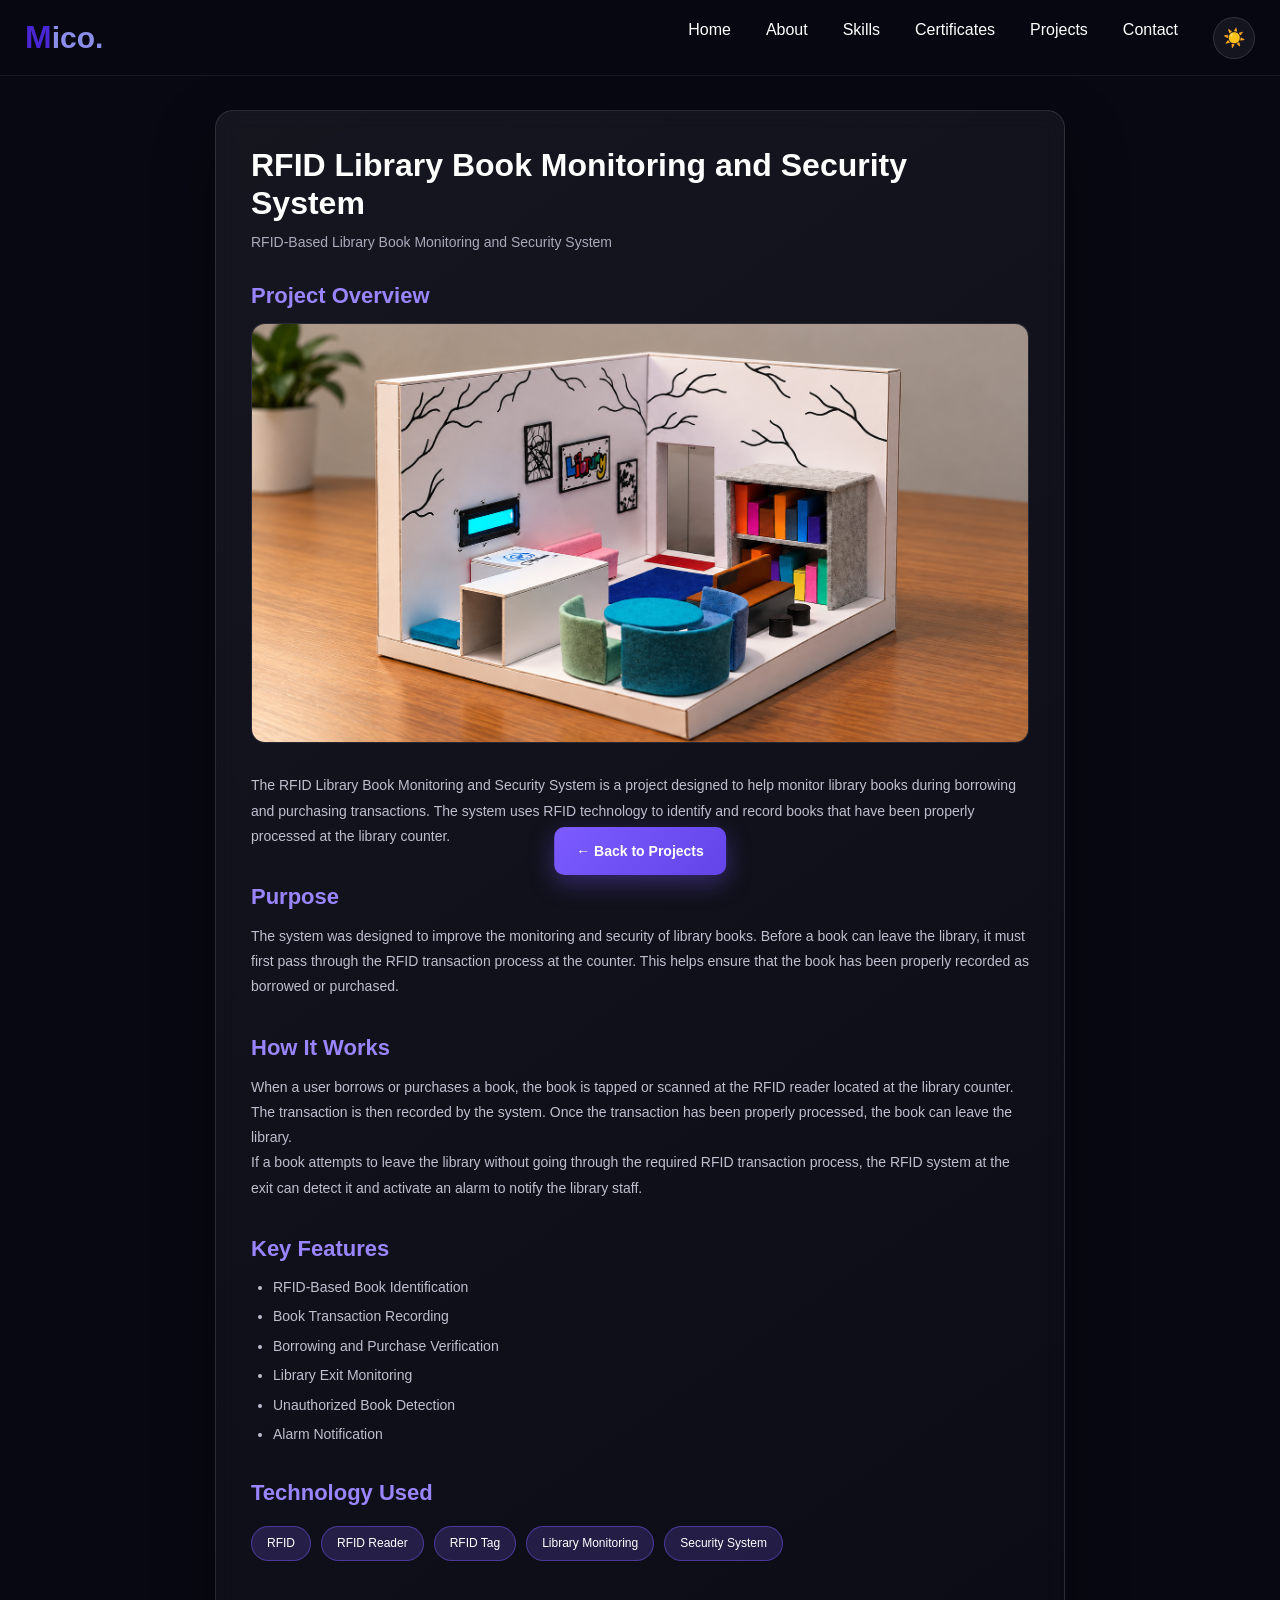
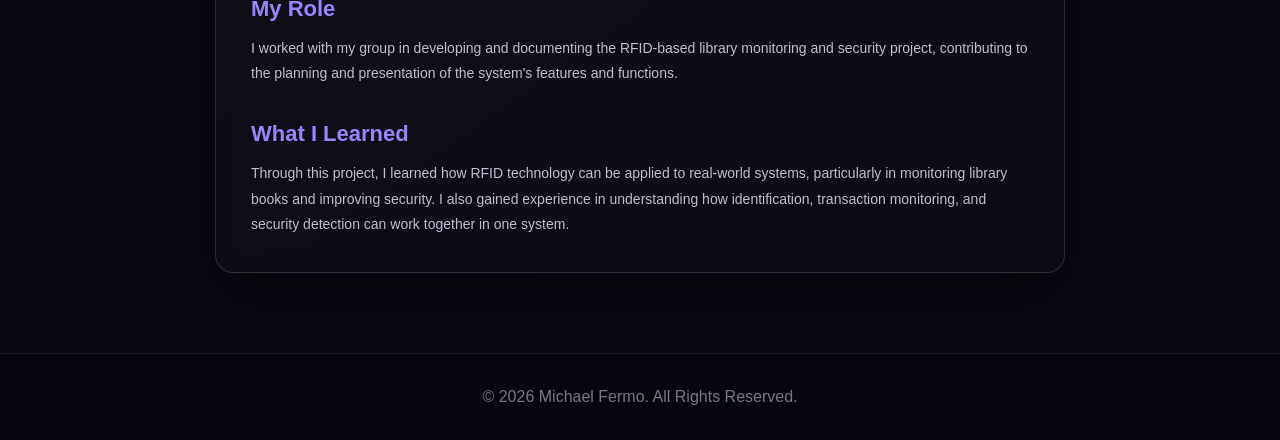
<file: rfid.html>
<!DOCTYPE html>
<html lang="en">
<head>
    <meta charset="UTF-8">
    <meta name="viewport" content="width=device-width, initial-scale=1.0">

    <title>RFID Library Book Monitoring and Security System | My Portfolio</title>

    <link rel="stylesheet" href="style.css">
</head>

<body>

<header>
    <nav>
        <h2 class="logo">
            <span>M</span>ico.
        </h2>

        <ul>
            <li><a href="index.html#home">Home</a></li>
            <li><a href="index.html#about">About</a></li>
            <li><a href="index.html#skills">Skills</a></li>
            <li><a href="index.html#certificates">Certificates</a></li>
            <li><a href="index.html#projects">Projects</a></li>
            <li><a href="index.html#contact">Contact</a></li>
        </ul>
    </nav>
</header>


<section class="project-page">

    <a href="index.html#projects" class="back-button">
        ← Back to Projects
    </a>

    <div class="project-detail">

        <h1>RFID Library Book Monitoring and Security System</h1>

        <p class="project-subtitle">
            RFID-Based Library Book Monitoring and Security System
        </p>


        <div class="project-info">

            <h2>Project Overview</h2>

            <!-- PROJECT IMAGE -->
            <div class="detail-image">
                <img src="rfid.png" alt="RFID Library Book Monitoring and Security System">
            </div>

            <p>
                The RFID Library Book Monitoring and Security System is a
                project designed to help monitor library books during
                borrowing and purchasing transactions. The system uses
                RFID technology to identify and record books that have
                been properly processed at the library counter.
            </p>


            <h2>Purpose</h2>

            <p>
                The system was designed to improve the monitoring and
                security of library books. Before a book can leave the
                library, it must first pass through the RFID transaction
                process at the counter. This helps ensure that the book
                has been properly recorded as borrowed or purchased.
            </p>


            <h2>How It Works</h2>

            <p>
                When a user borrows or purchases a book, the book is
                tapped or scanned at the RFID reader located at the
                library counter. The transaction is then recorded by
                the system. Once the transaction has been properly
                processed, the book can leave the library.
            </p>

            <p>
                If a book attempts to leave the library without going
                through the required RFID transaction process, the RFID
                system at the exit can detect it and activate an alarm
                to notify the library staff.
            </p>


            <h2>Key Features</h2>

            <ul class="feature-list">
                <li>RFID-Based Book Identification</li>
                <li>Book Transaction Recording</li>
                <li>Borrowing and Purchase Verification</li>
                <li>Library Exit Monitoring</li>
                <li>Unauthorized Book Detection</li>
                <li>Alarm Notification</li>
            </ul>


            <h2>Technology Used</h2>

            <div class="technology-tags">
                <span>RFID</span>
                <span>RFID Reader</span>
                <span>RFID Tag</span>
                <span>Library Monitoring</span>
                <span>Security System</span>
            </div>


            <h2>My Role</h2>

            <p>
                I worked with my group in developing and documenting the
                RFID-based library monitoring and security project,
                contributing to the planning and presentation of the
                system's features and functions.
            </p>


            <h2>What I Learned</h2>

            <p>
                Through this project, I learned how RFID technology can
                be applied to real-world systems, particularly in
                monitoring library books and improving security. I also
                gained experience in understanding how identification,
                transaction monitoring, and security detection can work
                together in one system.
            </p>

        </div>

    </div>

</section>


<footer>
    <p>&copy; 2026 Michael Fermo. All Rights Reserved.</p>
</footer>

<script src="script.js"></script>

<script>
(function () {

    const backButton = document.querySelector(".back-button");
    const footer = document.querySelector("footer");

    if (!backButton || !footer) {
        return;
    }

    function updateBackButton() {

        const footerRect =
            footer.getBoundingClientRect();

        const buttonRect =
            backButton.getBoundingClientRect();

        const viewportHeight =
            window.innerHeight;

        const normalBottom = 25;
        const gap = 20;

        /*
         * NORMAL POSITION
         * Button stays 25px above the bottom.
         */
        if (
            footerRect.top >
            viewportHeight - normalBottom
        ) {

            backButton.style.setProperty(
                "top",
                "auto",
                "important"
            );

            backButton.style.setProperty(
                "bottom",
                normalBottom + "px",
                "important"
            );

            return;
        }

        /*
         * FOOTER IS REACHING THE SCREEN
         * Put the button directly above the footer.
         */
        const newTop =
            footerRect.top -
            buttonRect.height -
            gap;

        backButton.style.setProperty(
            "bottom",
            "auto",
            "important"
        );

        backButton.style.setProperty(
            "top",
            Math.max(80, newTop) + "px",
            "important"
        );
    }

    /*
     * Update whenever the page scrolls.
     */
    window.addEventListener(
        "scroll",
        updateBackButton,
        { passive: true }
    );

    /*
     * Update when browser size changes.
     */
    window.addEventListener(
        "resize",
        updateBackButton
    );

    /*
     * Keep checking the footer position.
     * This makes it work even during smooth scrolling.
     */
    function loop() {
        updateBackButton();
        requestAnimationFrame(loop);
    }

    loop();

})();
</script>

</body>
</html>
</file>
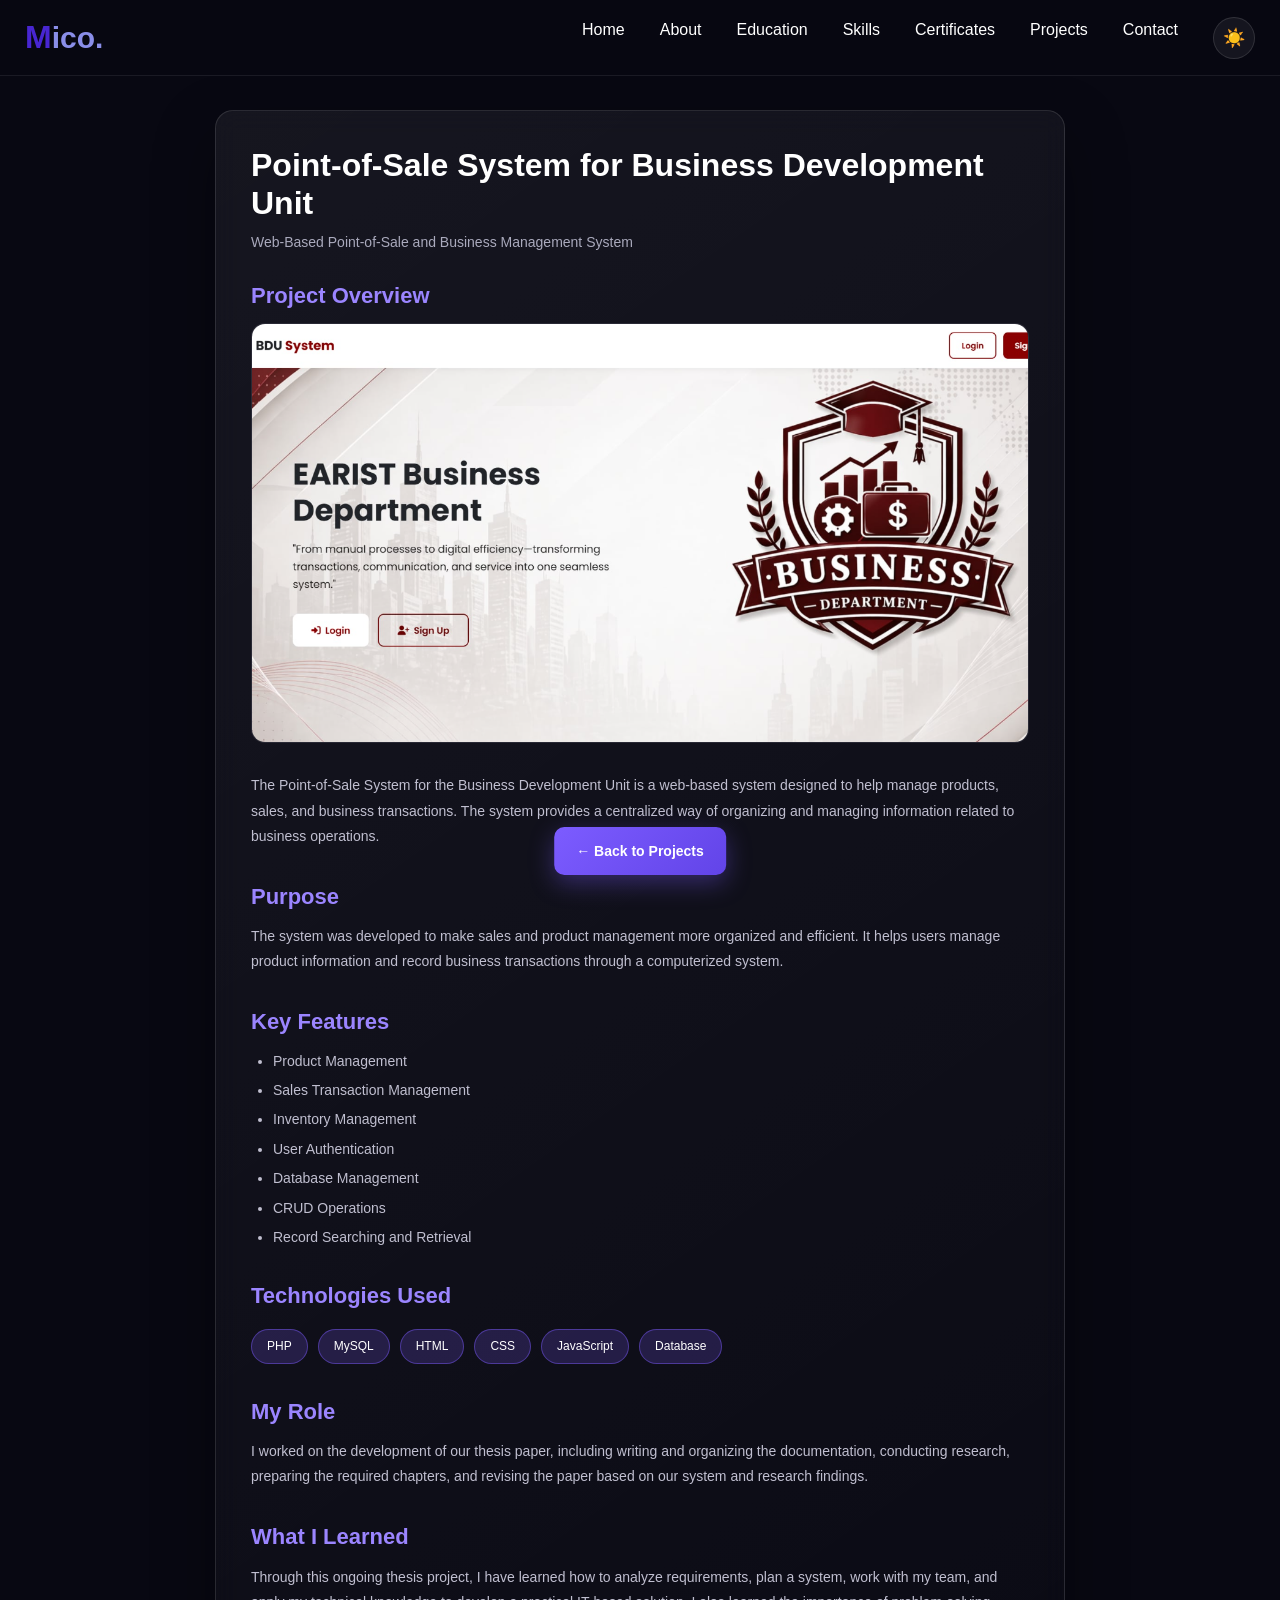
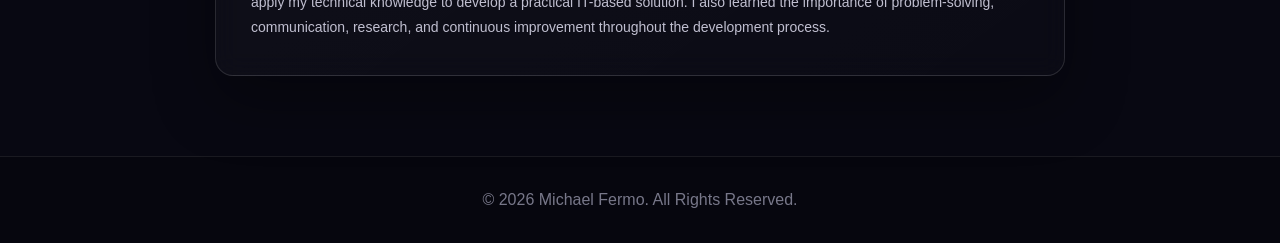
<file: michael portfolio/bdu.html>
<!DOCTYPE html>
<html lang="en">

<head>
    <meta charset="UTF-8">
    <meta name="viewport" content="width=device-width, initial-scale=1.0">

    <title>Point-of-Sale System | My Portfolio</title>

    <link rel="stylesheet" href="style.css">
</head>

<body>

<!-- =========================================
     HEADER / NAVIGATION
========================================= -->

<header>
    <nav>

        <h2 class="logo">
            <span>M</span>ico.
        </h2>

        <ul>
            <li><a href="index.html#home">Home</a></li>
            <li><a href="index.html#about">About</a></li>
            <li><a href="index.html#education">Education</a></li>
            <li><a href="index.html#skills">Skills</a></li>
            <li><a href="index.html#certificates">Certificates</a></li>
            <li><a href="index.html#projects">Projects</a></li>
            <li><a href="index.html#contact">Contact</a></li>

            <li>
                <button
                    id="theme-toggle"
                    class="theme-toggle"
                    type="button"
                    aria-label="Switch to light mode"
                    title="Switch to light mode"
                >
                    ☀️
                </button>
            </li>
        </ul>

    </nav>
</header>


<!-- =========================================
     PROJECT DETAILS
========================================= -->

<section class="project-page">

    <a href="index.html#projects" class="back-button">
        ← Back to Projects
    </a>

    <div class="project-detail">

        <h1>
            Point-of-Sale System for Business Development Unit
        </h1>

        <p class="project-subtitle">
            Web-Based Point-of-Sale and Business Management System
        </p>


        <!-- PROJECT OVERVIEW -->

        <div class="project-info">

            <h2>Project Overview</h2>

            <div class="detail-image">
                <img
                    src="projects/bdu.png"
                    alt="Point-of-Sale System for Business Development Unit"
                >
            </div>

            <p>
                The Point-of-Sale System for the Business Development Unit
                is a web-based system designed to help manage products,
                sales, and business transactions. The system provides a
                centralized way of organizing and managing information
                related to business operations.
            </p>


            <!-- PURPOSE -->

            <h2>Purpose</h2>

            <p>
                The system was developed to make sales and product
                management more organized and efficient. It helps users
                manage product information and record business transactions
                through a computerized system.
            </p>


            <!-- KEY FEATURES -->

            <h2>Key Features</h2>

            <ul class="feature-list">
                <li>Product Management</li>
                <li>Sales Transaction Management</li>
                <li>Inventory Management</li>
                <li>User Authentication</li>
                <li>Database Management</li>
                <li>CRUD Operations</li>
                <li>Record Searching and Retrieval</li>
            </ul>


            <!-- TECHNOLOGIES -->

            <h2>Technologies Used</h2>

            <div class="technology-tags">
                <span>PHP</span>
                <span>MySQL</span>
                <span>HTML</span>
                <span>CSS</span>
                <span>JavaScript</span>
                <span>Database</span>
            </div>


            <!-- MY ROLE -->

            <h2>My Role</h2>

            <p>
                I worked on the development of our thesis paper, including
                writing and organizing the documentation, conducting
                research, preparing the required chapters, and revising
                the paper based on our system and research findings.
            </p>


            <!-- WHAT I LEARNED -->

            <h2>What I Learned</h2>

            <p>
                Through this ongoing thesis project, I have learned how
                to analyze requirements, plan a system, work with my team,
                and apply my technical knowledge to develop a practical
                IT-based solution. I also learned the importance of
                problem-solving, communication, research, and continuous
                improvement throughout the development process.
            </p>

        </div>

    </div>

</section>


<!-- =========================================
     FOOTER
========================================= -->

<footer>
    <p>&copy; 2026 Michael Fermo. All Rights Reserved.</p>
</footer>


<!-- =========================================
     SHARED JAVASCRIPT
========================================= -->

<script src="script.js"></script>


<!-- =========================================
     BACK BUTTON / FOOTER POSITIONING
========================================= -->

<script>
document.addEventListener("DOMContentLoaded", function () {

    const backButton = document.querySelector(".back-button");
    const footer = document.querySelector("footer");

    if (!backButton || !footer) {
        return;
    }

    function updateBackButton() {

        const footerRect = footer.getBoundingClientRect();
        const buttonHeight = backButton.offsetHeight;
        const viewportHeight = window.innerHeight;

        const normalBottom = 25;
        const gap = 20;

        /*
         * Keep the button at the bottom
         * while the footer is still below the screen.
         */
        if (footerRect.top > viewportHeight - normalBottom) {

            backButton.style.setProperty(
                "top",
                "auto",
                "important"
            );

            backButton.style.setProperty(
                "bottom",
                normalBottom + "px",
                "important"
            );

            return;
        }

        /*
         * Move the button above the footer
         * when the footer enters the viewport.
         */
        const newTop =
            footerRect.top - buttonHeight - gap;

        backButton.style.setProperty(
            "bottom",
            "auto",
            "important"
        );

        backButton.style.setProperty(
            "top",
            Math.max(80, newTop) + "px",
            "important"
        );
    }

    let updateScheduled = false;

    function scheduleUpdate() {

        if (updateScheduled) {
            return;
        }

        updateScheduled = true;

        requestAnimationFrame(function () {
            updateBackButton();
            updateScheduled = false;
        });
    }

    window.addEventListener(
        "scroll",
        scheduleUpdate,
        { passive: true }
    );

    window.addEventListener(
        "resize",
        scheduleUpdate
    );

    updateBackButton();

});
</script>

</body>
</html>
</file>
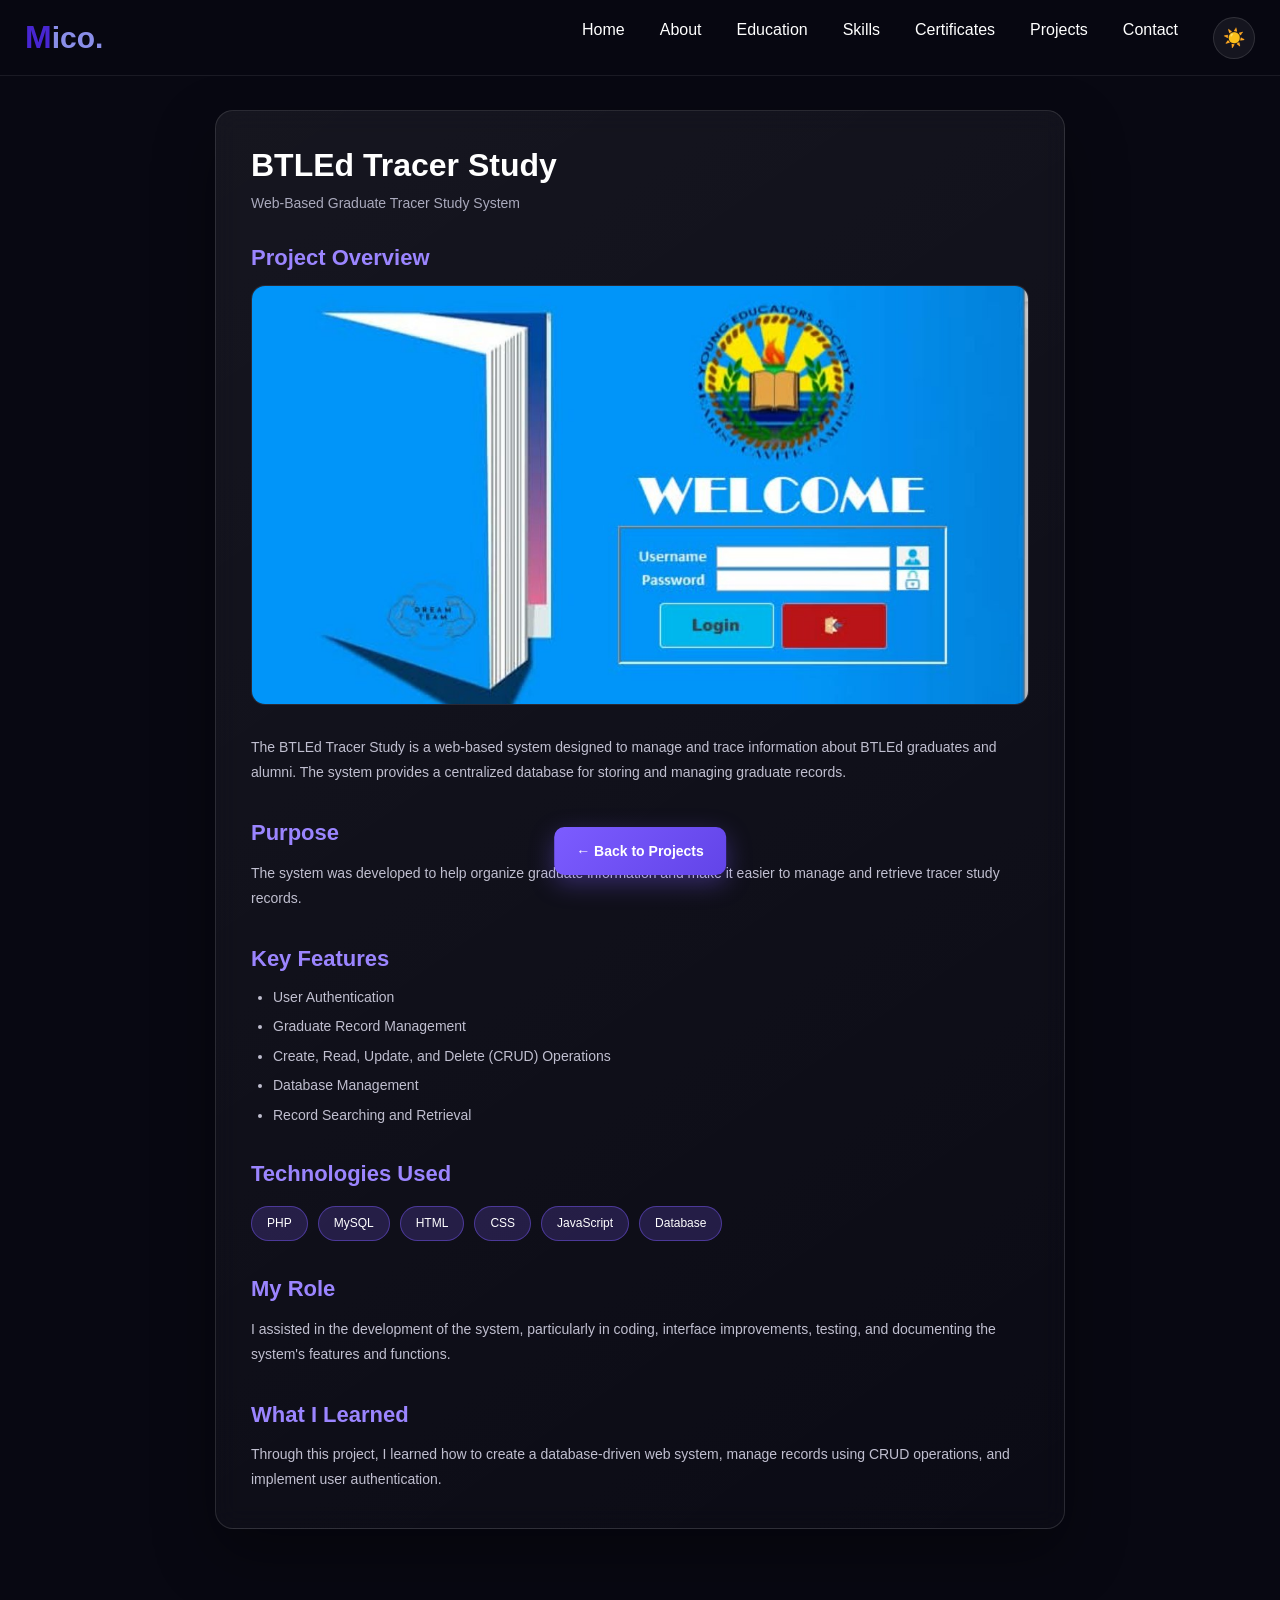
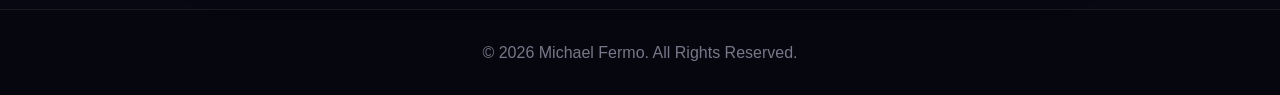
<file: michael portfolio/btled.html>
<!DOCTYPE html>
<html lang="en">

<head>
    <meta charset="UTF-8">
    <meta name="viewport" content="width=device-width, initial-scale=1.0">

    <title>BTLEd Tracer Study | My Portfolio</title>

    <link rel="stylesheet" href="style.css">
</head>

<body>

<!-- =========================================
     HEADER / NAVIGATION
========================================= -->

<header>
    <nav>

        <h2 class="logo">
            <span>M</span>ico.
        </h2>

        <ul>
            <li><a href="index.html#home">Home</a></li>
            <li><a href="index.html#about">About</a></li>
            <li><a href="index.html#education">Education</a></li>
            <li><a href="index.html#skills">Skills</a></li>
            <li><a href="index.html#certificates">Certificates</a></li>
            <li><a href="index.html#projects">Projects</a></li>
            <li><a href="index.html#contact">Contact</a></li>

            <li>
                <button
                    id="theme-toggle"
                    class="theme-toggle"
                    type="button"
                    aria-label="Switch to light mode"
                    title="Switch to light mode"
                >
                    ☀️
                </button>
            </li>
        </ul>

    </nav>
</header>


<!-- =========================================
     PROJECT DETAILS
========================================= -->

<section class="project-page">

    <a href="index.html#projects" class="back-button">
        ← Back to Projects
    </a>

    <div class="project-detail">

        <h1>BTLEd Tracer Study</h1>

        <p class="project-subtitle">
            Web-Based Graduate Tracer Study System
        </p>


        <div class="project-info">

            <!-- PROJECT OVERVIEW -->

            <h2>Project Overview</h2>

            <div class="detail-image">
                <img
                    src="projects/educ.jpg"
                    alt="BTLEd Tracer Study"
                >
            </div>

            <p>
                The BTLEd Tracer Study is a web-based system designed to
                manage and trace information about BTLEd graduates and
                alumni. The system provides a centralized database for
                storing and managing graduate records.
            </p>


            <!-- PURPOSE -->

            <h2>Purpose</h2>

            <p>
                The system was developed to help organize graduate
                information and make it easier to manage and retrieve
                tracer study records.
            </p>


            <!-- KEY FEATURES -->

            <h2>Key Features</h2>

            <ul class="feature-list">
                <li>User Authentication</li>
                <li>Graduate Record Management</li>
                <li>Create, Read, Update, and Delete (CRUD) Operations</li>
                <li>Database Management</li>
                <li>Record Searching and Retrieval</li>
            </ul>


            <!-- TECHNOLOGIES -->

            <h2>Technologies Used</h2>

            <div class="technology-tags">
                <span>PHP</span>
                <span>MySQL</span>
                <span>HTML</span>
                <span>CSS</span>
                <span>JavaScript</span>
                <span>Database</span>
            </div>


            <!-- MY ROLE -->

            <h2>My Role</h2>

            <p>
                I assisted in the development of the system, particularly
                in coding, interface improvements, testing, and documenting
                the system's features and functions.
            </p>


            <!-- WHAT I LEARNED -->

            <h2>What I Learned</h2>

            <p>
                Through this project, I learned how to create a
                database-driven web system, manage records using CRUD
                operations, and implement user authentication.
            </p>

        </div>

    </div>

</section>


<!-- =========================================
     FOOTER
========================================= -->

<footer>
    <p>&copy; 2026 Michael Fermo. All Rights Reserved.</p>
</footer>


<!-- =========================================
     SHARED JAVASCRIPT
========================================= -->

<script src="script.js"></script>


<!-- =========================================
     BACK BUTTON / FOOTER POSITIONING
========================================= -->

<script>
document.addEventListener("DOMContentLoaded", function () {

    const backButton = document.querySelector(".back-button");
    const footer = document.querySelector("footer");

    if (!backButton || !footer) {
        return;
    }

    function updateBackButton() {

        const footerRect = footer.getBoundingClientRect();
        const buttonHeight = backButton.offsetHeight;
        const viewportHeight = window.innerHeight;

        const normalBottom = 25;
        const gap = 20;

        // Keep the button at the bottom while
        // the footer is still below the viewport.
        if (footerRect.top > viewportHeight - normalBottom) {

            backButton.style.setProperty(
                "top",
                "auto",
                "important"
            );

            backButton.style.setProperty(
                "bottom",
                normalBottom + "px",
                "important"
            );

            return;
        }

        // Move the button above the footer.
        const newTop =
            footerRect.top - buttonHeight - gap;

        backButton.style.setProperty(
            "bottom",
            "auto",
            "important"
        );

        backButton.style.setProperty(
            "top",
            Math.max(80, newTop) + "px",
            "important"
        );
    }

    let updateScheduled = false;

    function scheduleUpdate() {

        if (updateScheduled) {
            return;
        }

        updateScheduled = true;

        requestAnimationFrame(function () {
            updateBackButton();
            updateScheduled = false;
        });
    }

    window.addEventListener(
        "scroll",
        scheduleUpdate,
        { passive: true }
    );

    window.addEventListener(
        "resize",
        scheduleUpdate
    );

    updateBackButton();

});
</script>

</body>
</html>
</file>
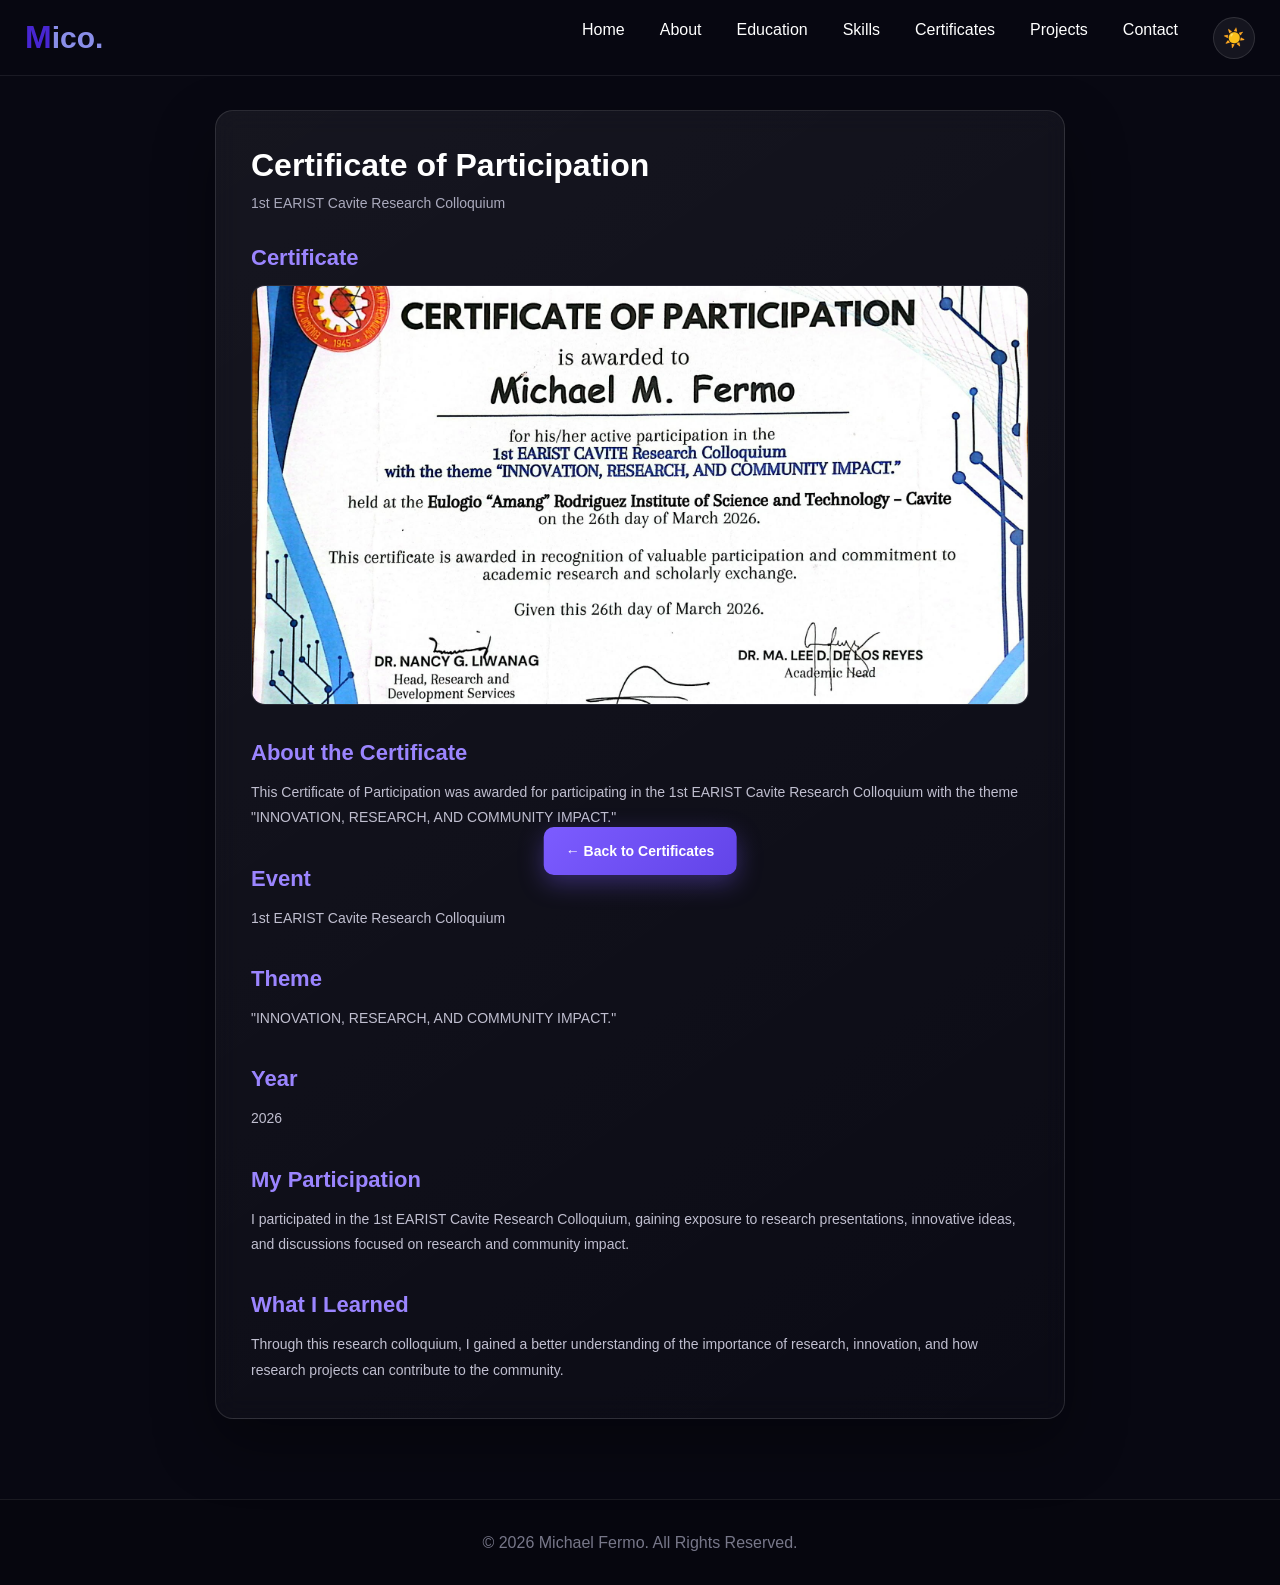
<file: michael portfolio/cert.html>
<!DOCTYPE html>
<html lang="en">

<head>
    <meta charset="UTF-8">
    <meta name="viewport" content="width=device-width, initial-scale=1.0">

    <title>Certificate of Participation | My Portfolio</title>

    <link rel="stylesheet" href="style.css">
</head>

<body>

<!-- =========================================
     HEADER / NAVIGATION
========================================= -->

<header>
    <nav>

        <h2 class="logo">
            <span>M</span>ico.
        </h2>

        <ul>
            <li><a href="index.html#home">Home</a></li>
            <li><a href="index.html#about">About</a></li>
            <li><a href="index.html#education">Education</a></li>
            <li><a href="index.html#skills">Skills</a></li>
            <li><a href="index.html#certificates">Certificates</a></li>
            <li><a href="index.html#projects">Projects</a></li>
            <li><a href="index.html#contact">Contact</a></li>

            <li>
                <button
                    id="theme-toggle"
                    class="theme-toggle"
                    type="button"
                    aria-label="Switch to light mode"
                    title="Switch to light mode"
                >
                    ☀️
                </button>
            </li>
        </ul>

    </nav>
</header>


<!-- =========================================
     CERTIFICATE DETAILS
========================================= -->

<section class="project-page">

    <a href="index.html#certificates" class="back-button">
        ← Back to Certificates
    </a>

    <div class="project-detail">

        <h1>Certificate of Participation</h1>

        <p class="project-subtitle">
            1st EARIST Cavite Research Colloquium
        </p>


        <div class="project-info">

            <!-- CERTIFICATE IMAGE -->

            <h2>Certificate</h2>

            <div class="detail-image certificate-detail-image">
                <img
                    src="certificate.jpg"
                    alt="Certificate of Participation in the 1st EARIST Cavite Research Colloquium"
                >
            </div>


            <!-- ABOUT THE CERTIFICATE -->

            <h2>About the Certificate</h2>

            <p>
                This Certificate of Participation was awarded for participating
                in the 1st EARIST Cavite Research Colloquium with the theme
                "INNOVATION, RESEARCH, AND COMMUNITY IMPACT."
            </p>


            <!-- EVENT -->

            <h2>Event</h2>

            <p>
                1st EARIST Cavite Research Colloquium
            </p>


            <!-- THEME -->

            <h2>Theme</h2>

            <p>
                "INNOVATION, RESEARCH, AND COMMUNITY IMPACT."
            </p>


            <!-- YEAR -->

            <h2>Year</h2>

            <p>
                2026
            </p>


            <!-- PARTICIPATION -->

            <h2>My Participation</h2>

            <p>
                I participated in the 1st EARIST Cavite Research Colloquium,
                gaining exposure to research presentations, innovative ideas,
                and discussions focused on research and community impact.
            </p>


            <!-- LEARNINGS -->

            <h2>What I Learned</h2>

            <p>
                Through this research colloquium, I gained a better
                understanding of the importance of research, innovation,
                and how research projects can contribute to the community.
            </p>

        </div>

    </div>

</section>


<!-- =========================================
     FOOTER
========================================= -->

<footer>
    <p>&copy; 2026 Michael Fermo. All Rights Reserved.</p>
</footer>


<!-- =========================================
     SHARED JAVASCRIPT
========================================= -->

<script src="script.js"></script>


<!-- =========================================
     BACK BUTTON / FOOTER POSITIONING
========================================= -->

<script>
document.addEventListener("DOMContentLoaded", function () {

    const backButton = document.querySelector(".back-button");
    const footer = document.querySelector("footer");

    if (!backButton || !footer) {
        return;
    }

    function updateBackButton() {

        const footerRect = footer.getBoundingClientRect();
        const buttonHeight = backButton.offsetHeight;
        const viewportHeight = window.innerHeight;

        const normalBottom = 25;
        const gap = 20;

        /*
         * Keep the button near the bottom of the screen
         * while the footer is still below the viewport.
         */
        if (footerRect.top > viewportHeight - normalBottom) {

            backButton.style.setProperty(
                "top",
                "auto",
                "important"
            );

            backButton.style.setProperty(
                "bottom",
                normalBottom + "px",
                "important"
            );

            return;
        }

        /*
         * Move the button above the footer when
         * the footer enters the viewport.
         */
        const newTop =
            footerRect.top - buttonHeight - gap;

        backButton.style.setProperty(
            "bottom",
            "auto",
            "important"
        );

        backButton.style.setProperty(
            "top",
            Math.max(80, newTop) + "px",
            "important"
        );
    }

    let updateScheduled = false;

    function scheduleUpdate() {

        if (updateScheduled) {
            return;
        }

        updateScheduled = true;

        requestAnimationFrame(function () {
            updateBackButton();
            updateScheduled = false;
        });
    }

    window.addEventListener(
        "scroll",
        scheduleUpdate,
        { passive: true }
    );

    window.addEventListener(
        "resize",
        scheduleUpdate
    );

    updateBackButton();

});
</script>

</body>
</html>
</file>
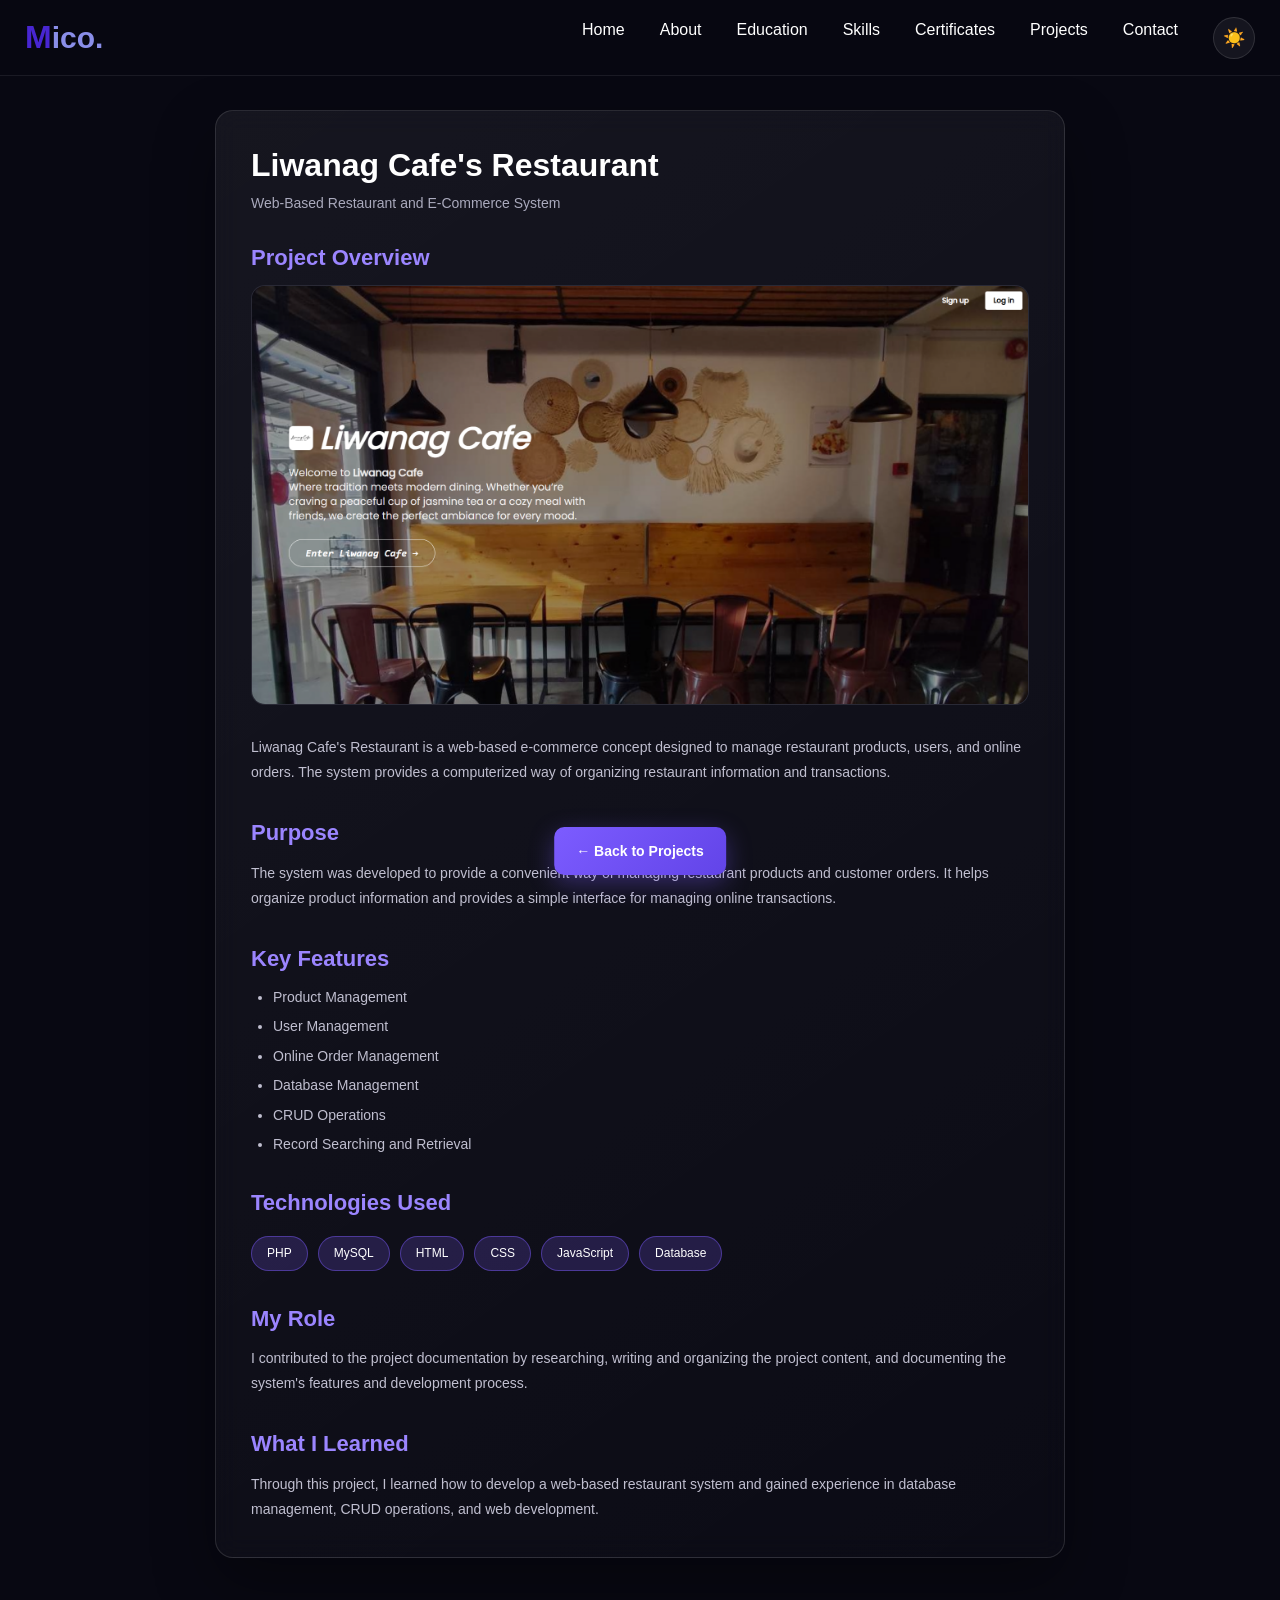
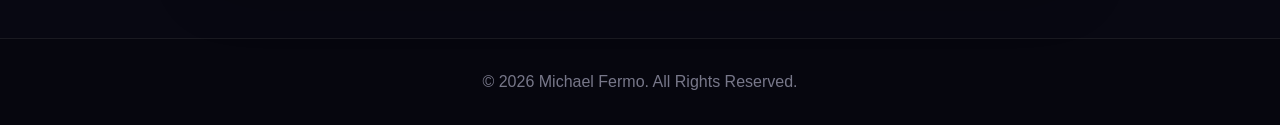
<file: michael portfolio/liwanag.html>
<!DOCTYPE html>
<html lang="en">

<head>
    <meta charset="UTF-8">
    <meta name="viewport" content="width=device-width, initial-scale=1.0">

    <title>Liwanag Cafe's Restaurant | My Portfolio</title>

    <link rel="stylesheet" href="style.css">
</head>

<body>

<!-- =========================================
     HEADER / NAVIGATION
========================================= -->

<header>
    <nav>

        <h2 class="logo">
            <span>M</span>ico.
        </h2>

        <ul>
            <li><a href="index.html#home">Home</a></li>
            <li><a href="index.html#about">About</a></li>
            <li><a href="index.html#education">Education</a></li>
            <li><a href="index.html#skills">Skills</a></li>
            <li><a href="index.html#certificates">Certificates</a></li>
            <li><a href="index.html#projects">Projects</a></li>
            <li><a href="index.html#contact">Contact</a></li>

            <li>
                <button
                    id="theme-toggle"
                    class="theme-toggle"
                    type="button"
                    aria-label="Switch to light mode"
                    title="Switch to light mode"
                >
                    ☀️
                </button>
            </li>
        </ul>

    </nav>
</header>


<!-- =========================================
     PROJECT DETAILS
========================================= -->

<section class="project-page">

    <a href="index.html#projects" class="back-button">
        ← Back to Projects
    </a>

    <div class="project-detail">

        <h1>Liwanag Cafe's Restaurant</h1>

        <p class="project-subtitle">
            Web-Based Restaurant and E-Commerce System
        </p>


        <div class="project-info">

            <!-- PROJECT OVERVIEW -->

            <h2>Project Overview</h2>

            <div class="detail-image">
                <img
                    src="projects/liwanag.png"
                    alt="Liwanag Cafe's Restaurant"
                >
            </div>

            <p>
                Liwanag Cafe's Restaurant is a web-based e-commerce concept
                designed to manage restaurant products, users, and online
                orders. The system provides a computerized way of organizing
                restaurant information and transactions.
            </p>


            <!-- PURPOSE -->

            <h2>Purpose</h2>

            <p>
                The system was developed to provide a convenient way of
                managing restaurant products and customer orders. It helps
                organize product information and provides a simple interface
                for managing online transactions.
            </p>


            <!-- KEY FEATURES -->

            <h2>Key Features</h2>

            <ul class="feature-list">
                <li>Product Management</li>
                <li>User Management</li>
                <li>Online Order Management</li>
                <li>Database Management</li>
                <li>CRUD Operations</li>
                <li>Record Searching and Retrieval</li>
            </ul>


            <!-- TECHNOLOGIES -->

            <h2>Technologies Used</h2>

            <div class="technology-tags">
                <span>PHP</span>
                <span>MySQL</span>
                <span>HTML</span>
                <span>CSS</span>
                <span>JavaScript</span>
                <span>Database</span>
            </div>


            <!-- MY ROLE -->

            <h2>My Role</h2>

            <p>
                I contributed to the project documentation by researching,
                writing and organizing the project content, and documenting
                the system's features and development process.
            </p>


            <!-- WHAT I LEARNED -->

            <h2>What I Learned</h2>

            <p>
                Through this project, I learned how to develop a web-based
                restaurant system and gained experience in database
                management, CRUD operations, and web development.
            </p>

        </div>

    </div>

</section>


<!-- =========================================
     FOOTER
========================================= -->

<footer>
    <p>&copy; 2026 Michael Fermo. All Rights Reserved.</p>
</footer>


<!-- =========================================
     SHARED JAVASCRIPT
========================================= -->

<script src="script.js"></script>


<!-- =========================================
     BACK BUTTON / FOOTER POSITIONING
========================================= -->

<script>
document.addEventListener("DOMContentLoaded", function () {

    const backButton = document.querySelector(".back-button");
    const footer = document.querySelector("footer");

    if (!backButton || !footer) {
        return;
    }

    function updateBackButton() {

        const footerRect = footer.getBoundingClientRect();
        const buttonHeight = backButton.offsetHeight;
        const viewportHeight = window.innerHeight;

        const normalBottom = 25;
        const gap = 20;

        /*
         * Keep the button fixed near the bottom
         * while the footer is below the viewport.
         */
        if (footerRect.top > viewportHeight - normalBottom) {

            backButton.style.setProperty(
                "top",
                "auto",
                "important"
            );

            backButton.style.setProperty(
                "bottom",
                normalBottom + "px",
                "important"
            );

            return;
        }

        /*
         * Move the button above the footer
         * when the footer enters the viewport.
         */
        const newTop =
            footerRect.top - buttonHeight - gap;

        backButton.style.setProperty(
            "bottom",
            "auto",
            "important"
        );

        backButton.style.setProperty(
            "top",
            Math.max(80, newTop) + "px",
            "important"
        );
    }

    let updateScheduled = false;

    function scheduleUpdate() {

        if (updateScheduled) {
            return;
        }

        updateScheduled = true;

        requestAnimationFrame(function () {
            updateBackButton();
            updateScheduled = false;
        });
    }

    window.addEventListener(
        "scroll",
        scheduleUpdate,
        { passive: true }
    );

    window.addEventListener(
        "resize",
        scheduleUpdate
    );

    updateBackButton();

});
</script>

</body>
</html>
</file>
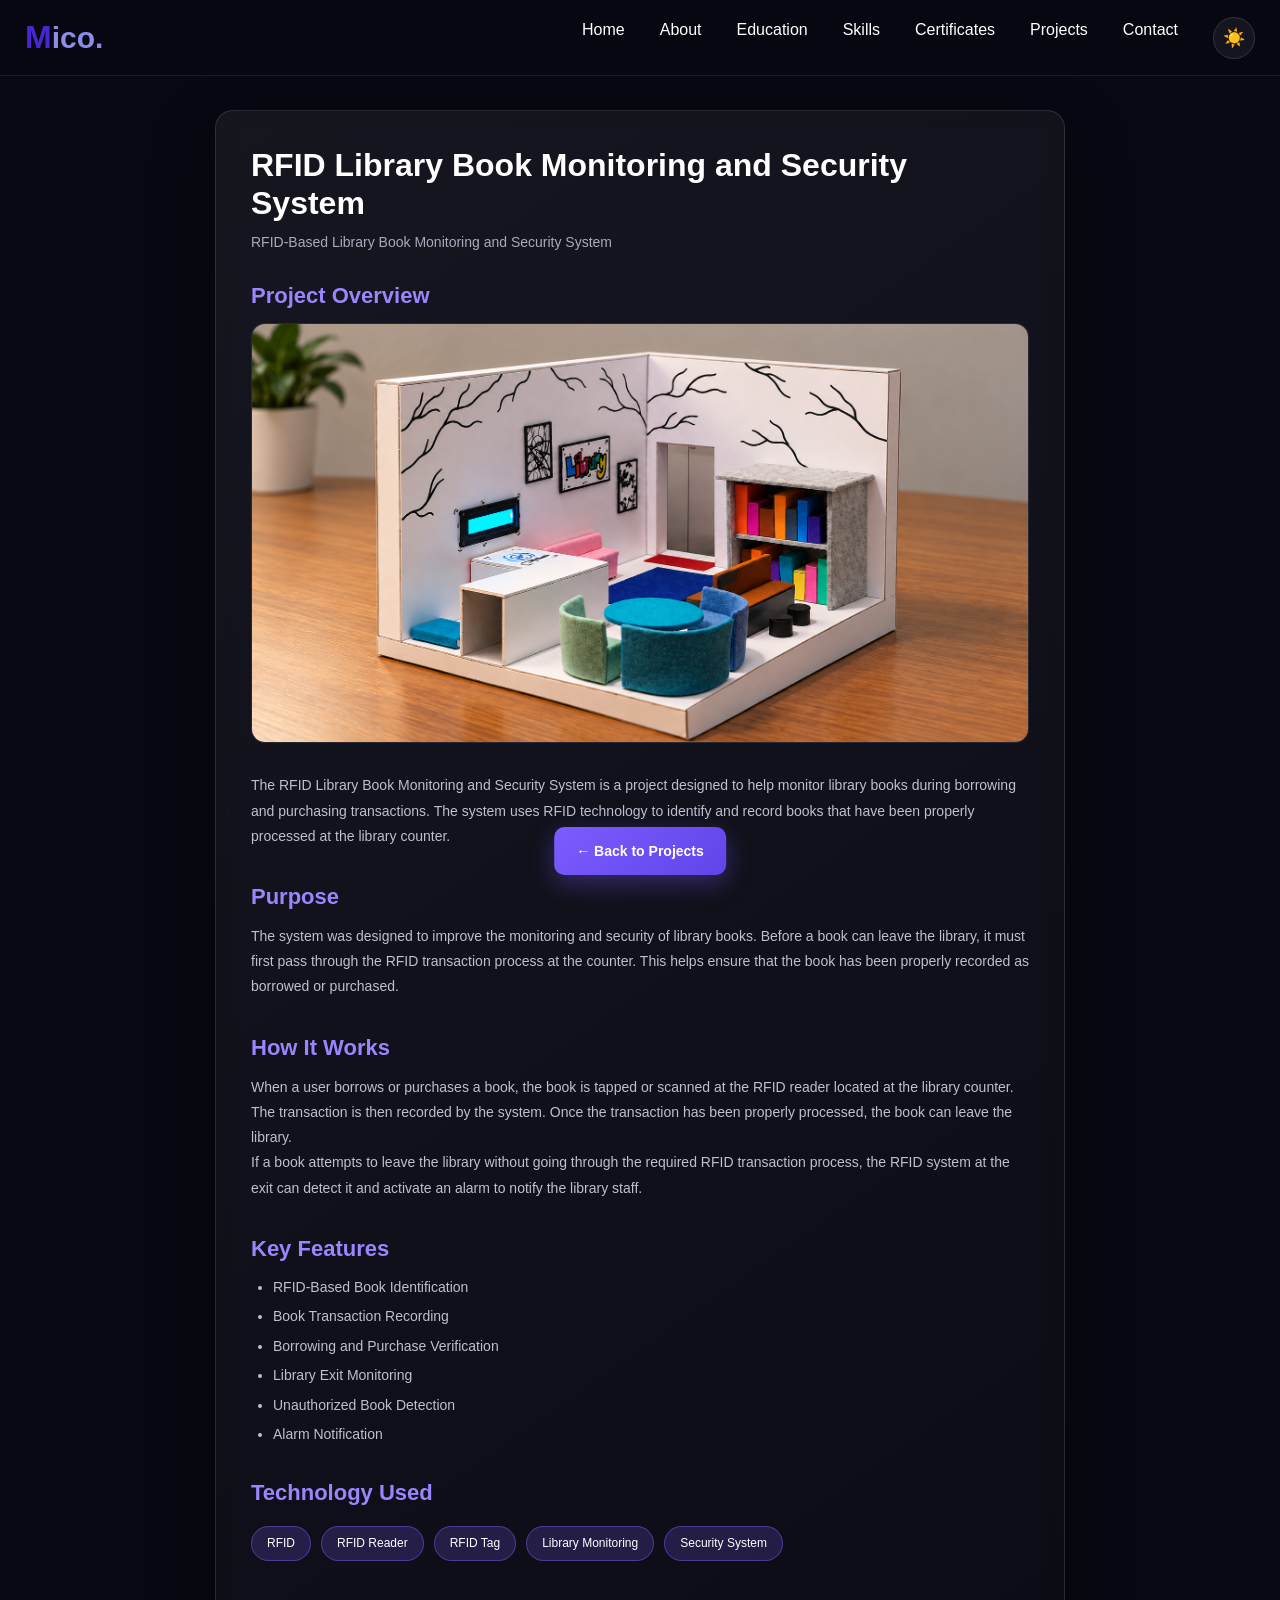
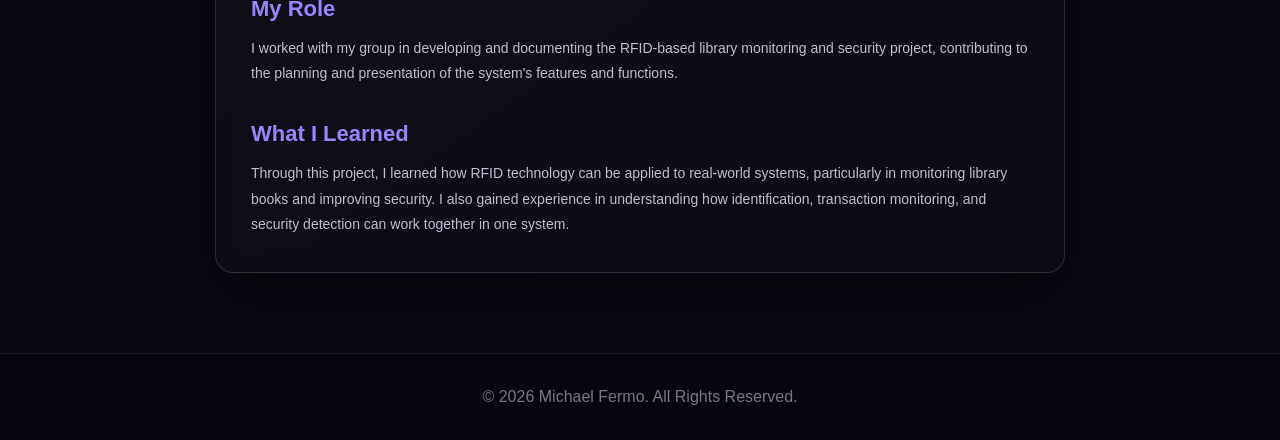
<file: michael portfolio/rfid.html>
<!DOCTYPE html>
<html lang="en">

<head>
    <meta charset="UTF-8">
    <meta name="viewport" content="width=device-width, initial-scale=1.0">

    <title>RFID Library Book Monitoring and Security System | My Portfolio</title>

    <link rel="stylesheet" href="style.css">
</head>

<body>

<!-- =========================================
     HEADER / NAVIGATION
========================================= -->

<header>
    <nav>

        <h2 class="logo">
            <span>M</span>ico.
        </h2>

        <ul>
            <li><a href="index.html#home">Home</a></li>
            <li><a href="index.html#about">About</a></li>
            <li><a href="index.html#education">Education</a></li>
            <li><a href="index.html#skills">Skills</a></li>
            <li><a href="index.html#certificates">Certificates</a></li>
            <li><a href="index.html#projects">Projects</a></li>
            <li><a href="index.html#contact">Contact</a></li>

            <li>
                <button
                    id="theme-toggle"
                    class="theme-toggle"
                    type="button"
                    aria-label="Switch to light mode"
                    title="Switch to light mode"
                >
                    ☀️
                </button>
            </li>
        </ul>

    </nav>
</header>


<!-- =========================================
     PROJECT DETAILS
========================================= -->

<section class="project-page">

    <a href="index.html#projects" class="back-button">
        ← Back to Projects
    </a>

    <div class="project-detail">

        <h1>
            RFID Library Book Monitoring and Security System
        </h1>

        <p class="project-subtitle">
            RFID-Based Library Book Monitoring and Security System
        </p>


        <div class="project-info">

            <!-- PROJECT OVERVIEW -->

            <h2>Project Overview</h2>

            <div class="detail-image">
                <img
                    src="projects/rfid.png"
                    alt="RFID Library Book Monitoring and Security System"
                >
            </div>

            <p>
                The RFID Library Book Monitoring and Security System is a
                project designed to help monitor library books during
                borrowing and purchasing transactions. The system uses
                RFID technology to identify and record books that have
                been properly processed at the library counter.
            </p>


            <!-- PURPOSE -->

            <h2>Purpose</h2>

            <p>
                The system was designed to improve the monitoring and
                security of library books. Before a book can leave the
                library, it must first pass through the RFID transaction
                process at the counter. This helps ensure that the book
                has been properly recorded as borrowed or purchased.
            </p>


            <!-- HOW IT WORKS -->

            <h2>How It Works</h2>

            <p>
                When a user borrows or purchases a book, the book is
                tapped or scanned at the RFID reader located at the
                library counter. The transaction is then recorded by
                the system. Once the transaction has been properly
                processed, the book can leave the library.
            </p>

            <p>
                If a book attempts to leave the library without going
                through the required RFID transaction process, the RFID
                system at the exit can detect it and activate an alarm
                to notify the library staff.
            </p>


            <!-- KEY FEATURES -->

            <h2>Key Features</h2>

            <ul class="feature-list">
                <li>RFID-Based Book Identification</li>
                <li>Book Transaction Recording</li>
                <li>Borrowing and Purchase Verification</li>
                <li>Library Exit Monitoring</li>
                <li>Unauthorized Book Detection</li>
                <li>Alarm Notification</li>
            </ul>


            <!-- TECHNOLOGY USED -->

            <h2>Technology Used</h2>

            <div class="technology-tags">
                <span>RFID</span>
                <span>RFID Reader</span>
                <span>RFID Tag</span>
                <span>Library Monitoring</span>
                <span>Security System</span>
            </div>


            <!-- MY ROLE -->

            <h2>My Role</h2>

            <p>
                I worked with my group in developing and documenting the
                RFID-based library monitoring and security project,
                contributing to the planning and presentation of the
                system's features and functions.
            </p>


            <!-- WHAT I LEARNED -->

            <h2>What I Learned</h2>

            <p>
                Through this project, I learned how RFID technology can
                be applied to real-world systems, particularly in
                monitoring library books and improving security. I also
                gained experience in understanding how identification,
                transaction monitoring, and security detection can work
                together in one system.
            </p>

        </div>

    </div>

</section>


<!-- =========================================
     FOOTER
========================================= -->

<footer>
    <p>&copy; 2026 Michael Fermo. All Rights Reserved.</p>
</footer>


<!-- =========================================
     SHARED JAVASCRIPT
========================================= -->

<script src="script.js"></script>


<!-- =========================================
     BACK BUTTON / FOOTER POSITIONING
========================================= -->

<script>
document.addEventListener("DOMContentLoaded", function () {

    const backButton = document.querySelector(".back-button");
    const footer = document.querySelector("footer");

    if (!backButton || !footer) {
        return;
    }

    function updateBackButton() {

        const footerRect = footer.getBoundingClientRect();
        const buttonHeight = backButton.offsetHeight;
        const viewportHeight = window.innerHeight;

        const normalBottom = 25;
        const gap = 20;

        /*
         * Normal position:
         * Keep the button 25px above the bottom
         * while the footer is below the viewport.
         */
        if (footerRect.top > viewportHeight - normalBottom) {

            backButton.style.setProperty(
                "top",
                "auto",
                "important"
            );

            backButton.style.setProperty(
                "bottom",
                normalBottom + "px",
                "important"
            );

            return;
        }

        /*
         * When the footer enters the viewport,
         * move the button above the footer.
         */
        const newTop =
            footerRect.top - buttonHeight - gap;

        backButton.style.setProperty(
            "bottom",
            "auto",
            "important"
        );

        backButton.style.setProperty(
            "top",
            Math.max(80, newTop) + "px",
            "important"
        );
    }

    let updateScheduled = false;

    function scheduleUpdate() {

        if (updateScheduled) {
            return;
        }

        updateScheduled = true;

        requestAnimationFrame(function () {
            updateBackButton();
            updateScheduled = false;
        });
    }

    window.addEventListener(
        "scroll",
        scheduleUpdate,
        { passive: true }
    );

    window.addEventListener(
        "resize",
        scheduleUpdate
    );

    updateBackButton();

});
</script>

</body>
</html>
</file>
<file: michael portfolio/style.css>
/* =========================================
   RESET
========================================= */

* {
    margin: 0;
    padding: 0;
    box-sizing: border-box;
}

html {
    scroll-behavior: smooth;
}

body {
    font-family: Arial, Helvetica, sans-serif;
    background: #080812;
    color: white;
    line-height: 1.6;
}


/* =========================================
   NAVIGATION
========================================= */

header {
    position: fixed;
    top: 0;
    left: 0;

    width: 100%;

    z-index: 1000;

    background: rgba(8, 8, 18, 0.92);

    backdrop-filter: blur(12px);

    border-bottom: 1px solid rgba(255, 255, 255, 0.08);
}

nav {
    max-width: 1350px;

    height: 75px;

    margin: auto;

    padding: 0 25px;

    display: flex;

    align-items: center;

    justify-content: space-between;
}


/* =========================================
   LOGO
========================================= */

.logo {
    color: #8a8ee9;

    font-size: 30px;

    font-weight: bold;
}

.logo span {
    color: #4826d1;

    font-size: 32px;

    font-weight: bold;
}


/* =========================================
   NAVIGATION LINKS
========================================= */

nav ul {
    display: flex;

    list-style: none;

    gap: 35px;
}

nav ul li a {
    position: relative;

    color: white;

    text-decoration: none;

    font-size: 16px;

    font-weight: 500;

    transition: 0.3s ease;
}

nav ul li a:hover {
    color: #9b85ff;
}

nav ul li a::after {
    content: "";

    position: absolute;

    left: 0;

    bottom: -7px;

    width: 0;

    height: 2px;

    background: #7c5cff;

    transition: 0.3s ease;
}

nav ul li a:hover::after {
    width: 100%;
}


/* =========================================
   HERO / LANDING PAGE
========================================= */

.hero {
    max-width: 1350px;

    min-height: 100vh;

    margin: auto;

    padding: 120px 25px 70px;

    display: flex;

    align-items: center;

    justify-content: space-between;

    gap: 80px;
}

.hero-text {
    flex: 1;

    max-width: 700px;
}

.hello {
    color: #8b72ff;

    font-size: 24px;

    margin-bottom: 5px;
}

.hero-text h1 {
    font-size: 68px;

    line-height: 1.1;

    margin-bottom: 15px;

    background: linear-gradient(
        90deg,
        #ffffff,
        #c5b8ff
    );

    -webkit-background-clip: text;

    background-clip: text;

    -webkit-text-fill-color: transparent;
}


/* =========================================
   TYPING EFFECT
========================================= */

.typing-text {
    color: #8b72ff;

    font-size: 30px;

    margin-bottom: 25px;

    min-height: 45px;
}

#typing {
    border-right: 3px solid #8b72ff;

    padding-right: 5px;

    animation: blinkCursor 0.7s infinite;
}

@keyframes blinkCursor {

    0%,
    50% {
        border-color: #8b72ff;
    }

    51%,
    100% {
        border-color: transparent;
    }
}


/* =========================================
   HERO INTRO
========================================= */

.intro {
    max-width: 650px;

    color: #c0bfd0;

    font-size: 18px;
}


/* =========================================
   MAIN BUTTON
========================================= */

.button {
    display: inline-block;

    margin-top: 32px;

    padding: 15px 30px;

    color: white;

    background: linear-gradient(
        135deg,
        #7c5cff,
        #6244e8
    );

    text-decoration: none;

    border-radius: 11px;

    font-size: 17px;

    font-weight: bold;

    box-shadow:
        0 10px 30px rgba(124, 92, 255, 0.25);

    transition:
        transform 0.3s ease,
        box-shadow 0.3s ease;
}

.button:hover {
    transform: translateY(-5px);

    box-shadow:
        0 15px 35px rgba(124, 92, 255, 0.45);
}


/* =========================================
   PROFILE PHOTO
========================================= */

.hero-image {
    flex: 0 0 350px;

    display: flex;

    justify-content: center;

    align-items: center;
}

.photo-card {
    width: 350px;

    height: 350px;

    perspective: 1000px;

    cursor: pointer;
}

.photo-inner {
    position: relative;

    width: 100%;

    height: 100%;

    transform-style: preserve-3d;

    transition:
        transform 0.8s ease;
}

.photo-card.flipped .photo-inner {
    transform: rotateY(180deg);
}

.photo-front,
.photo-back {
    position: absolute;

    top: 0;

    left: 0;

    width: 100%;

    height: 100%;

    overflow: hidden;

    border-radius: 50%;

    backface-visibility: hidden;

    border:
        4px solid rgba(124, 92, 255, 0.6);

    box-shadow:
        0 20px 50px rgba(0, 0, 0, 0.5),
        0 0 30px rgba(124, 92, 255, 0.2);
}

.photo-front {
    transform: rotateY(0deg);
}

.photo-back {
    transform: rotateY(180deg);
}

.photo-front img,
.photo-back img {
    display: block;

    width: 100%;

    height: 100%;

    object-fit: cover;

    border-radius: 50%;
}


/* =========================================
   GENERAL SECTIONS
========================================= */

section {
    max-width: 1350px;

    margin: auto;

    padding: 100px 25px;
}

.section-title {
    text-align: center;

    color: white;

    font-size: 38px;

    margin-bottom: 50px;
}

.section-title::after {
    content: "";

    display: block;

    width: 60px;

    height: 4px;

    margin: 12px auto 0;

    border-radius: 5px;

    background: linear-gradient(
        90deg,
        #4826d1,
        #9b85ff
    );
}


/* =========================================
   ABOUT
========================================= */

#about {
    text-align: center;
}

.about-container {
    max-width: 900px;

    margin: auto;
}

.about-text {
    padding: 40px;

    border-radius: 16px;

    border:
        1px solid rgba(255, 255, 255, 0.08);

    background: linear-gradient(
        145deg,
        rgba(255, 255, 255, 0.05),
        rgba(255, 255, 255, 0.015)
    );

    backdrop-filter: blur(10px);
}

.about-text p {
    color: #b9b9c8;

    margin-bottom: 20px;
}

.about-text p:last-child {
    margin-bottom: 0;
}




/* =========================================
   EDUCATIONAL BACKGROUND
========================================= */

#education {
    text-align: center;
}

.education-container {
    max-width: 1000px;
    margin: auto;

    display: flex;
    flex-direction: column;
    gap: 25px;
}

.education-card {
    display: flex;
    align-items: stretch;

    text-align: left;

    border-radius: 18px;

    border:
        1px solid rgba(255, 255, 255, 0.08);

    background: linear-gradient(
        145deg,
        rgba(255, 255, 255, 0.05),
        rgba(255, 255, 255, 0.015)
    );

    backdrop-filter: blur(10px);

    overflow: hidden;

    transition:
        transform 0.35s ease,
        border-color 0.35s ease,
        box-shadow 0.35s ease;
}

.education-card:hover {
    transform: translateY(-7px);

    border-color:
        rgba(124, 92, 255, 0.45);

    box-shadow:
        0 20px 40px rgba(0, 0, 0, 0.35);
}


/* =========================================
   LEFT SIDE - YEAR + LOGO
========================================= */

.education-left {
    width: 165px;
    min-width: 165px;

    display: flex;
    flex-direction: column;

    align-items: center;
    justify-content: center;

    gap: 18px;

    padding: 25px 15px;

    background:
        rgba(124, 92, 255, 0.08);

    border-right:
        1px solid rgba(255, 255, 255, 0.08);
}


/* =========================================
   EDUCATION YEAR
========================================= */

.education-year {
    display: inline-block;

    padding: 6px 12px;

    border-radius: 20px;

    color: white;

    font-size: 12px;

    font-weight: bold;

    text-align: center;

    background:
        linear-gradient(
            135deg,
            #7c5cff,
            #6244e8
        );

    box-shadow:
        0 5px 15px rgba(124, 92, 255, 0.2);
}


/* =========================================
   EDUCATION LOGO
========================================= */

.education-logo {
    width: 100px;
    height: 100px;

    display: flex;
    align-items: center;
    justify-content: center;
}

.education-logo img {
    width: 90px;
    height: 90px;

    display: block;

    object-fit: contain;
    object-position: center;

    padding: 8px;

    background:
        rgba(255, 255, 255, 0.95);

    border-radius: 50%;

    border:
        2px solid rgba(124, 92, 255, 0.35);

    box-shadow:
        0 8px 25px rgba(0, 0, 0, 0.25);

    transition:
        transform 0.35s ease;
}

.education-card:hover
.education-logo img {
    transform: scale(1.08);
}


/* =========================================
   EDUCATION CONTENT
========================================= */

.education-content {
    flex: 1;

    padding: 28px 30px;
}

.education-content h3 {
    color: white;

    font-size: 21px;

    line-height: 1.4;

    margin-bottom: 12px;
}


/* =========================================
   SCHOOL NAME
========================================= */

.school-name {
    display: block;

    margin-bottom: 12px;

    padding: 10px 14px;

    border-radius: 10px;

    color: #dcd6ff;

    font-size: 14px;

    font-weight: 600;

    line-height: 1.6;

    background:
        linear-gradient(
            135deg,
            rgba(124, 92, 255, 0.16),
            rgba(124, 92, 255, 0.05)
        );

    border:
        1px solid rgba(124, 92, 255, 0.28);
}

.education-content p {
    color: #c0bfd0;

    font-size: 14px;

    line-height: 1.7;

    margin-bottom: 8px;
}

.education-location {
    color: #8f8fa5;

    font-size: 13px;
    font-weight: 500;
}


/* =========================================
   SKILLS
========================================= */

.skills-container {
    display: grid;

    grid-template-columns:
        repeat(3, 1fr);

    gap: 25px;
}

.skill {
    padding: 35px;

    border-radius: 16px;

    border:
        1px solid rgba(255, 255, 255, 0.08);

    background: linear-gradient(
        145deg,
        rgba(255, 255, 255, 0.05),
        rgba(255, 255, 255, 0.015)
    );

    backdrop-filter: blur(10px);

    transition:
        transform 0.4s ease,
        border-color 0.4s ease,
        box-shadow 0.4s ease;
}

.skill:hover {
    transform: translateY(-10px);

    border-color:
        rgba(124, 92, 255, 0.4);

    box-shadow:
        0 20px 40px rgba(0, 0, 0, 0.3);
}

.skill h3 {
    color: #9b85ff;

    font-size: 22px;

    margin-bottom: 12px;
}

.skill p {
    color: #aaaabd;
}


/* =========================================
   PROJECTS
========================================= */

.projects-container {
    display: grid;
    grid-template-columns: repeat(3, 1fr);
    gap: 28px;
    max-width: 1100px;
    margin: 0 auto;
}

.portfolio-project-link {
    display: block;
    width: 100%;
    color: inherit;
    text-decoration: none;
}

.portfolio-project-link:hover,
.portfolio-project-link:visited,
.portfolio-project-link:active,
.portfolio-project-link:focus {
    color: inherit;
    text-decoration: none;
}

.portfolio-project-card {
    width: 100%;
    overflow: hidden;
    border-radius: 17px;
    background: #11111e;
    border: 1px solid rgba(255, 255, 255, 0.08);
    transition:
        transform 0.4s ease,
        border-color 0.4s ease,
        box-shadow 0.4s ease;
}

.portfolio-project-card:hover {
    transform: translateY(-10px);
    border-color: rgba(124, 92, 255, 0.55);
    box-shadow: 0 20px 45px rgba(0, 0, 0, 0.45);
}

.portfolio-project-image {
    width: 100%;
    height: 230px;
    overflow: hidden;
    background: #0d0d18;
    border-bottom: 1px solid rgba(255, 255, 255, 0.08);
}

.portfolio-project-image img {
    display: block;
    width: 100%;
    height: 100%;
    object-fit: cover;
    object-position: center;
    transition: transform 0.5s ease;
}

.portfolio-project-card:hover .portfolio-project-image img {
    transform: scale(1.05);
}

.portfolio-project-info {
    padding: 22px 24px;
    text-align: left;
}

.portfolio-project-info h3 {
    color: white;
    font-size: 20px;
    line-height: 1.4;
    margin-bottom: 9px;
}

.portfolio-project-info p {
    color: #c0bfd0;
    font-size: 14px;
    line-height: 1.6;
    margin-bottom: 16px;
}

.portfolio-project-tags {
    display: flex;
    flex-wrap: wrap;
    gap: 7px;
}

.portfolio-project-tags span {
    display: inline-block;
    padding: 6px 11px;
    border-radius: 20px;
    color: #dcd6ff;
    font-size: 11px;
    font-weight: 600;
    background: rgba(124, 92, 255, 0.16);
    border: 1px solid rgba(124, 92, 255, 0.35);
}

.portfolio-project-link:focus-visible .portfolio-project-card {
    outline: 2px solid #9b85ff;
    outline-offset: 4px;
}


/* =========================================
   CERTIFICATES
========================================= */

#certificates {
    text-align: center;
}

.certificates-container {
    display: grid;
    grid-template-columns: repeat(3, 1fr);
    gap: 28px;
    max-width: 1100px;
    margin: auto;
}

.certificate-link,
.certificate-link:hover,
.certificate-link:visited,
.certificate-link:active,
.certificate-link:focus {
    display: block;
    color: inherit;
    text-decoration: none;
}

.certificate-link .certificate-info,
.certificate-link .certificate-info h3,
.certificate-link .certificate-info p,
.certificate-link .certificate-info span {
    text-decoration: none;
}

.certificate-card {
    overflow: hidden;
    border-radius: 17px;
    border: 1px solid rgba(255, 255, 255, 0.08);
    background: #11111e;
    transition:
        transform 0.4s ease,
        border-color 0.4s ease,
        box-shadow 0.4s ease;
}

.certificate-card:hover {
    transform: translateY(-10px);
    border-color: rgba(124, 92, 255, 0.55);
    box-shadow: 0 20px 45px rgba(0, 0, 0, 0.45);
}

.certificate-image {
    width: 100%;
    height: 260px;
    overflow: hidden;
    background: #0d0d18;
    border-bottom: 1px solid rgba(255, 255, 255, 0.08);
}

.certificate-image img {
    display: block;
    width: 100%;
    height: 100%;
    object-fit: contain;
    object-position: center;
    transition: transform 0.5s ease;
}

.certificate-card:hover .certificate-image img {
    transform: scale(1.03);
}

.certificate-info {
    padding: 22px 25px;
    text-align: left;
}

.certificate-info h3 {
    color: white;
    font-size: 20px;
    line-height: 1.4;
    margin-bottom: 8px;
}

.certificate-info p {
    color: #c0bfd0;
    font-size: 14px;
    line-height: 1.6;
    margin-bottom: 8px;
}

.certificate-info span {
    color: #9b85ff;
    font-size: 13px;
    font-weight: 600;
}


/* =========================================
   PROJECT DETAIL PAGE
========================================= */

.project-page {
    max-width: 1100px;

    margin: 0 auto;

    padding: 110px 25px 80px;

    min-height: 100vh;
}


/* =========================================
   BACK TO PROJECTS
   CENTER BOTTOM + FOOTER SAFE
========================================= */

.back-button {
    position: fixed !important;

    left: 50% !important;

    bottom: 25px !important;

    transform: translateX(-50%) !important;

    display: inline-flex !important;

    align-items: center;
    justify-content: center;

    gap: 10px;

    padding: 13px 22px;

    color: white !important;

    background: linear-gradient(
        135deg,
        #7c5cff,
        #6244e8
    ) !important;

    text-decoration: none !important;

    border-radius: 10px;

    font-size: 14px;

    font-weight: bold;

    z-index: 99999 !important;

    box-shadow:
        0 8px 25px rgba(124, 92, 255, 0.35);

    transition:
        top 0.25s ease,
        bottom 0.25s ease,
        transform 0.3s ease,
        box-shadow 0.3s ease;
}

.back-button:hover {
    transform:
        translateX(-50%)
        translateY(-4px) !important;

    box-shadow:
        0 12px 35px rgba(124, 92, 255, 0.55);
}

@media (max-width: 700px) {

    .back-button {
        padding: 11px 18px;
        font-size: 13px;
    }
}

@media (max-width: 400px) {

    .back-button {
        padding: 10px 15px;
        font-size: 12px;
    }
}

/* =========================================
   PROJECT DETAIL CARD
========================================= */

.project-detail {
    max-width: 850px;

    margin: 0 auto;

    padding: 35px;

    border-radius: 18px;

    background: linear-gradient(
        145deg,
        rgba(255, 255, 255, 0.06),
        rgba(255, 255, 255, 0.015)
    );

    border:
        1px solid rgba(255, 255, 255, 0.12);

    backdrop-filter: blur(12px);

    box-shadow:
        0 25px 60px rgba(0, 0, 0, 0.35);
}


/* =========================================
   PROJECT DETAIL TITLE
========================================= */

.project-detail > h1 {
    color: white;

    font-size: 32px;

    line-height: 1.2;

    margin-bottom: 8px;
}

.project-subtitle {
    color: #aaaabd;

    font-size: 14px;

    margin-bottom: 25px;
}


/* =========================================
   DETAIL IMAGE
========================================= */

.detail-image {
    position: relative;

    width: 100%;

    height: 420px;

    overflow: hidden;

    border-radius: 14px;

    margin-bottom: 30px;

    border:
        1px solid rgba(255, 255, 255, 0.1);

    background: #11111e;

    cursor: pointer;
}

.detail-image img {
    width: 100%;

    height: 100%;

    display: block;

    object-fit: cover;

    object-position: center;

    transition:
        transform 0.6s ease;
}


/* =========================================
   DETAIL IMAGE OVERLAY
========================================= */

.image-overlay {
    position: absolute;

    inset: 0;

    display: flex;

    align-items: center;

    justify-content: center;

    background:
        rgba(5, 5, 15, 0.35);

    opacity: 0;

    transition:
        opacity 0.4s ease;
}

.image-overlay span {
    padding: 12px 22px;

    border-radius: 25px;

    color: white;

    font-size: 14px;

    font-weight: bold;

    background:
        rgba(124, 92, 255, 0.85);

    border:
        1px solid rgba(255, 255, 255, 0.25);

    transform: translateY(15px);

    transition:
        transform 0.4s ease;
}

.detail-image:hover img {
    transform: scale(1.08);
}

.detail-image:hover .image-overlay {
    opacity: 1;
}

.detail-image:hover .image-overlay span {
    transform: translateY(0);
}


/* =========================================
   PROJECT INFORMATION
========================================= */

.project-info h2 {
    color: #9b85ff;

    font-size: 22px;

    margin-top: 30px;

    margin-bottom: 10px;
}

.project-info h2:first-child {
    margin-top: 0;
}

.project-info p {
    color: #c0bfd0;

    font-size: 14px;

    line-height: 1.8;
}


/* =========================================
   FEATURE LIST
========================================= */

.feature-list {
    padding-left: 22px;

    color: #c0bfd0;
}

.feature-list li {
    margin-bottom: 7px;

    font-size: 14px;
}


/* =========================================
   TECHNOLOGY TAGS
========================================= */

.technology-tags {
    display: flex;

    flex-wrap: wrap;

    gap: 10px;

    margin-top: 15px;
}

.technology-tags span {
    padding: 7px 15px;

    border-radius: 20px;

    color: white;

    font-size: 12px;

    background:
        rgba(124, 92, 255, 0.2);

    border:
        1px solid rgba(124, 92, 255, 0.45);

    transition:
        transform 0.3s ease,
        background 0.3s ease;
}

.technology-tags span:hover {
    transform: translateY(-3px);

    background:
        rgba(124, 92, 255, 0.4);
}


/* =========================================
   CONTACT
========================================= */

#contact {
    text-align: center;
}

.contact-container {
    max-width: 750px;

    margin: auto;

    padding: 35px;

    border-radius: 16px;

    border:
        1px solid rgba(255, 255, 255, 0.08);

    background: linear-gradient(
        145deg,
        rgba(255, 255, 255, 0.05),
        rgba(255, 255, 255, 0.015)
    );
}

.contact-container p {
    color: #c0bfd0;

    margin-bottom: 12px;
}

.contact-container p:last-child {
    margin-bottom: 0;
}

/* CLICKABLE EMAIL AND GITHUB */

.contact-container a {
    color: #9b85ff;

    text-decoration: none;

    transition: 0.3s ease;
}

.contact-container a:hover {
    color: #c5b8ff;

    text-decoration: underline;
}


/* =========================================
   FOOTER
========================================= */

footer {
    text-align: center;

    padding: 30px 20px;

    color: #777789;

    background: #06060e;

    border-top:
        1px solid rgba(255, 255, 255, 0.08);
}


/* =========================================
   TABLET
========================================= */

@media (max-width: 1000px) {

    .hero {
        gap: 40px;
    }

    .hero-text h1 {
        font-size: 55px;
    }

    .hero-image {
        flex: 0 0 300px;
    }

    .photo-card {
        width: 300px;

        height: 300px;
    }

    .skills-container,
    .projects-container,
    .certificates-container {
        grid-template-columns:
            repeat(2, 1fr);
    }
}


/* =========================================
   MOBILE
========================================= */

@media (max-width: 700px) {

    /* NAVIGATION */

    nav {
        height: auto;

        padding-top: 18px;

        padding-bottom: 18px;

        flex-direction: column;

        gap: 15px;
    }

    nav ul {
        flex-wrap: wrap;

        justify-content: center;

        gap: 18px;
    }

    nav ul li a {
        font-size: 14px;
    }


    /* HERO */

    .hero {
        min-height: auto;

        padding-top: 160px;

        padding-bottom: 80px;

        flex-direction: column;

        text-align: center;

        gap: 50px;
    }

    .hero-text {
        max-width: 100%;
    }

    .hello {
        font-size: 20px;
    }

    .hero-text h1 {
        font-size: 45px;
    }

    .typing-text {
        font-size: 24px;

        min-height: 38px;
    }

    .intro {
        font-size: 16px;
    }

    .hero-image {
        flex: none;
    }

    .photo-card {
        width: 280px;

        height: 280px;
    }


    /* SECTIONS */

    section {
        padding:
            80px 20px;
    }

    .section-title {
        font-size: 32px;
    }


    /* SKILLS */

    .skills-container {
        grid-template-columns: 1fr;
    }


    /* PROJECTS */

    .projects-container,
    .certificates-container {
        grid-template-columns: 1fr;
    }

    .portfolio-project-image {
        height: 250px;
    }

    .certificate-image {
        height: 260px;
    }


    /* PROJECT DETAIL */

    .project-page {
        padding:
            110px 18px 60px;
    }

    .project-detail {
        padding: 25px;

        border-radius: 15px;
    }

    .project-detail > h1 {
        font-size: 26px;
    }

    .detail-image {
        height: 250px;
    }

    .project-info h2 {
        font-size: 20px;
    }
}


/* =========================================
   SMALL PHONES
========================================= */

@media (max-width: 400px) {

    .logo {
        font-size: 25px;
    }

    .logo span {
        font-size: 28px;
    }

    nav ul {
        gap: 12px;
    }

    nav ul li a {
        font-size: 12px;
    }

    .hero {
        padding-left: 15px;

        padding-right: 15px;
    }

    .hero-text h1 {
        font-size: 36px;
    }

    .typing-text {
        font-size: 21px;

        min-height: 34px;
    }

    .photo-card {
        width: 240px;

        height: 240px;
    }

    .portfolio-project-image {
        height: 220px;
    }

    .portfolio-project-info {
        padding: 18px;
    }

    .portfolio-project-info h3 {
        font-size: 18px;
    }

    .portfolio-project-info p {
        font-size: 13px;
    }

    .certificate-image {
        height: 220px;
    }

    .certificate-info {
        padding: 20px;
    }

    .project-content {
        padding: 25px;
    }

    .project-content h3 {
        font-size: 20px;
    }

    .project-content p {
        font-size: 14px;
    }

    .project-detail {
        padding: 20px;
    }

    .project-detail > h1 {
        font-size: 23px;
    }

    .detail-image {
        height: 210px;
    }
}

/* =========================================
   THEME TOGGLE
========================================= */

.theme-toggle {
    width: 42px;
    height: 42px;

    display: flex;
    align-items: center;
    justify-content: center;

    border: 1px solid rgba(255, 255, 255, 0.12);

    border-radius: 50%;

    background: rgba(255, 255, 255, 0.06);

    color: white;

    font-size: 18px;

    line-height: 1;

    cursor: pointer;

    transition:
        transform 0.3s ease,
        background 0.3s ease,
        border-color 0.3s ease;
}

.theme-toggle:hover {
    transform: rotate(20deg) scale(1.08);

    background: rgba(124, 92, 255, 0.2);

    border-color: rgba(124, 92, 255, 0.5);
}


/* =========================================
   LIGHT MODE
========================================= */

body.light-mode {
    background: #f5f5fa;
    color: #222;
}

body.light-mode header {
    background: rgba(255, 255, 255, 0.94);
    border-bottom: 1px solid rgba(0, 0, 0, 0.08);
}

body.light-mode .logo {
    color: #6255c7;
}

body.light-mode .logo span {
    color: #4826d1;
}

body.light-mode nav ul li a {
    color: #222;
}

body.light-mode nav ul li a:hover {
    color: #6244e8;
}

body.light-mode .hero-text h1 {
    background: linear-gradient(
        90deg,
        #222,
        #462bc1
    );

    -webkit-background-clip: text;
    background-clip: text;
    -webkit-text-fill-color: transparent;
}

body.light-mode .hello,
body.light-mode .typing-text {
    color: #4a30c1;
}

body.light-mode .intro {
    color: #555;
}

body.light-mode .section-title {
    color: #222;
}

body.light-mode .about-text {
    background: linear-gradient(
        145deg,
        rgba(255, 255, 255, 0.95),
        rgba(245, 245, 250, 0.95)
    );

    border-color: rgba(0, 0, 0, 0.08);
}

body.light-mode .about-text p {
    color: #555;
}

body.light-mode .skill {
    background: linear-gradient(
        145deg,
        #ffffff,
        #f5f5fa
    );

    border-color: rgba(0, 0, 0, 0.08);
}

body.light-mode .skill p {
    color: #555;
}

body.light-mode .education-card {
    background: linear-gradient(
        145deg,
        #ffffff,
        #f5f5fa
    );

    border-color: rgba(0, 0, 0, 0.08);
}

body.light-mode .education-left {
    background: rgba(141, 92, 255, 0.08);
    border-right-color: rgba(0, 0, 0, 0.08);
}

body.light-mode .education-content h3 {
    color: #222;
}

body.light-mode .education-content p {
    color: #555;
}

body.light-mode .education-location {
    color: #777;
}

body.light-mode .school-name {
    color: #503dbf;

    background:
        linear-gradient(
            135deg,
            rgba(138, 110, 253, 0.12),
            rgba(124, 92, 255, 0.04)
        );

    border-color:
        rgba(128, 108, 205, 0.25);
}

body.light-mode .portfolio-project-card {
    background: #ffffff;
    border-color: rgba(0, 0, 0, 0.08);
}

body.light-mode .portfolio-project-info h3 {
    color: #222;
}

body.light-mode .portfolio-project-info p {
    color: #555;
}

body.light-mode .certificate-card {
    background: #ffffff;
    border-color: rgba(0, 0, 0, 0.08);
}

body.light-mode .certificate-info h3 {
    color: #222;
}

body.light-mode .certificate-info p {
    color: #555;
}

body.light-mode .project-detail {
    background: linear-gradient(
        145deg,
        #ffffff,
        #f5f5fa
    );

    border-color: rgba(0, 0, 0, 0.08);
}

body.light-mode .project-detail > h1 {
    color: #222;
}

body.light-mode .project-subtitle {
    color: #777;
}

body.light-mode .project-info p,
body.light-mode .feature-list {
    color: #555;
}

body.light-mode .contact-container {
    background: linear-gradient(
        145deg,
        #ffffff,
        #f5f5fa
    );

    border-color: rgba(0, 0, 0, 0.08);
}

body.light-mode .contact-container p {
    color: #555;
}

body.light-mode footer {
    background: #e9e9f0;
    color: #666;
    border-top-color: rgba(0, 0, 0, 0.08);
}

body.light-mode .theme-toggle {
    background: #eeeeF5;
    color: #332475;
    border-color: rgba(0, 0, 0, 0.1);
}


/* =========================================
   EDUCATION - MOBILE
========================================= */

@media (max-width: 700px) {

    .education-card {
        flex-direction: column;
    }

    .education-left {
        width: 100%;
        min-width: 0;

        flex-direction: row;

        padding: 18px;

        gap: 20px;

        border-right: none;

        border-bottom:
            1px solid rgba(255, 255, 255, 0.08);
    }

    body.light-mode .education-left {
        border-bottom-color:
            rgba(0, 0, 0, 0.08);

        border-right: none;
    }

    .education-logo {
        width: 80px;
        height: 80px;
    }

    .education-logo img {
        width: 75px;
        height: 75px;
    }

    .education-content {
        padding: 22px;
    }

    .education-content h3 {
        font-size: 19px;
    }

    .school-name {
        font-size: 13px;
    }

    .theme-toggle {
        width: 38px;
        height: 38px;
        font-size: 16px;
    }
}

 
/* =========================================
   LIGHT MODE - TEXT READABILITY FIX
   Add this at the very bottom of style.css
========================================= */

/* Skills headings */
body.light-mode .skill h3 {
    color: #4930a8;
}

/* Project and certificate descriptions */
body.light-mode .portfolio-project-info h3,
body.light-mode .certificate-info h3 {
    color: #242432;
}

body.light-mode .portfolio-project-info p,
body.light-mode .certificate-info p {
    color: #444455;
}

/* Certificate year and highlighted text */
body.light-mode .certificate-info span {
    color: #4930a8;
}

/* Project detail headings */
body.light-mode .project-info h2 {
    color: #4930a8;
}

body.light-mode .project-info p,
body.light-mode .feature-list,
body.light-mode .feature-list li {
    color: #444455;
}

/* Technology tags inside project detail pages */
body.light-mode .technology-tags span {
    color: #4930a8;
    background: #eeebff;
    border-color: #c5b8ff;
}

/* Tags on homepage project cards */
body.light-mode .portfolio-project-tags span {
    color: #4930a8;
    background: #eeebff;
    border-color: #c5b8ff;
}

/* Contact links */
body.light-mode .contact-container a {
    color: #4930a8;
    font-weight: 600;
}

body.light-mode .contact-container a:hover {
    color: #352080;
}

/* Typing cursor */
body.light-mode #typing {
    border-right-color: #4930a8;
}

/* Ensure normal text stays readable */
body.light-mode .about-text p,
body.light-mode .education-content p,
body.light-mode .skill p,
body.light-mode .portfolio-project-info p,
body.light-mode .certificate-info p,
body.light-mode .contact-container p,
body.light-mode .project-subtitle {
    color: #444455;
}

/* Light mode theme toggle */
body.light-mode .theme-toggle {
    color: #332475;
    background: #eeeeF5;
    border-color: #d0cde0;
}

/* Hide the extra hamburger menu */
nav .menu-button {
    display: none !important;
}


/* =========================================
   MOBILE RESPONSIVE FIX
   Keeps the existing design and colors
========================================= */

html {
    width: 100%;
    max-width: 100%;
    overflow-x: clip;
}

body {
    width: 100%;
    max-width: 100%;
    overflow-x: clip;
}

img {
    max-width: 100%;
}

section,
.project-page,
.project-detail,
.about-text,
.contact-container,
.education-card,
.education-content,
.skill,
.portfolio-project-card,
.certificate-card {
    min-width: 0;
}

@media (max-width: 700px) {

    /* HEADER AND NAVIGATION */

    header {
        width: 100%;
    }

    nav {
        width: 100%;
        height: auto;
        min-height: 0;
        padding: 12px 14px;
        flex-direction: column;
        gap: 12px;
    }

    nav ul {
        display: flex;
        width: 100%;
        flex-wrap: wrap;
        justify-content: center;
        align-items: center;
        gap: 10px 14px;
        margin: 0;
        padding: 0;
    }

    nav ul li {
        min-width: 0;
    }

    nav ul li a {
        font-size: 13px;
        white-space: normal;
    }

    nav .theme-toggle {
        width: 36px;
        height: 36px;
        font-size: 16px;
    }

    /* HERO */

    .hero {
        width: 100%;
        max-width: 100%;
        padding: 165px 16px 60px;
        gap: 35px;
    }

    .hero-text {
        width: 100%;
        min-width: 0;
    }

    .hero-text h1 {
        font-size: clamp(32px, 8vw, 45px);
        overflow-wrap: anywhere;
    }

    .hello {
        font-size: 19px;
    }

    .typing-text {
        font-size: clamp(19px, 5vw, 24px);
        overflow-wrap: anywhere;
    }

    .intro {
        width: 100%;
        font-size: 15px;
        overflow-wrap: anywhere;
    }

    .hero-image {
        width: 100%;
        max-width: 100%;
        flex: none;
    }

    .photo-card {
        width: min(280px, 75vw);
        height: auto;
        aspect-ratio: 1 / 1;
    }

    /* SECTIONS */

    section {
        width: 100%;
        max-width: 100%;
        padding: 65px 16px;
    }

    .section-title {
        font-size: clamp(26px, 7vw, 32px);
        overflow-wrap: anywhere;
    }

    /* ABOUT */

    .about-container {
        width: 100%;
    }

    .about-text {
        width: 100%;
        padding: 24px 18px;
        overflow-wrap: anywhere;
    }

    /* EDUCATION */

    .education-container {
        width: 100%;
        gap: 18px;
    }

    .education-card {
        width: 100%;
        flex-direction: column;
    }

    .education-left {
        width: 100%;
        min-width: 0;
        flex-direction: row;
        flex-wrap: wrap;
        justify-content: center;
        padding: 16px;
        gap: 14px;
    }

    .education-content {
        width: 100%;
        padding: 20px 16px;
        overflow-wrap: anywhere;
    }

    .education-content h3 {
        font-size: 18px;
        overflow-wrap: anywhere;
    }

    .school-name {
        overflow-wrap: anywhere;
    }

    /* SKILLS, PROJECTS AND CERTIFICATES */

    .skills-container,
    .projects-container,
    .certificates-container {
        display: grid;
        width: 100%;
        max-width: 100%;
        grid-template-columns: minmax(0, 1fr);
        gap: 20px;
    }

    .skill,
    .portfolio-project-card,
    .certificate-card {
        width: 100%;
        max-width: 100%;
        min-width: 0;
    }

    .skill {
        padding: 24px 20px;
    }

    .portfolio-project-image {
        width: 100%;
        height: auto;
        aspect-ratio: 16 / 10;
    }

    .certificate-image {
        width: 100%;
        height: auto;
        aspect-ratio: 4 / 3;
    }

    .portfolio-project-info,
    .certificate-info {
        padding: 20px 18px;
        overflow-wrap: anywhere;
    }

    .portfolio-project-info h3,
    .certificate-info h3 {
        font-size: 18px;
        overflow-wrap: anywhere;
    }

    /* PROJECT DETAIL PAGES */

    .project-page {
        width: 100%;
        max-width: 100%;
        padding: 150px 16px 85px;
    }

    .project-detail {
        width: 100%;
        max-width: 100%;
        padding: 22px 17px;
        overflow-wrap: anywhere;
    }

    .project-detail > h1 {
        font-size: clamp(22px, 6vw, 28px);
        overflow-wrap: anywhere;
    }

    .project-subtitle,
    .project-info p,
    .feature-list li {
        overflow-wrap: anywhere;
    }

    .detail-image {
        width: 100%;
        height: auto;
        aspect-ratio: 16 / 10;
    }

    .technology-tags {
        gap: 8px;
    }

    .technology-tags span,
    .portfolio-project-tags span {
        max-width: 100%;
        overflow-wrap: anywhere;
    }

    /* CONTACT */

    .contact-container {
        width: 100%;
        max-width: 100%;
        padding: 25px 16px;
        overflow-wrap: anywhere;
    }

    .contact-container a {
        overflow-wrap: anywhere;
    }

    /* BACK BUTTON */

    .back-button {
        max-width: calc(100vw - 32px);
        white-space: normal;
        text-align: center;
        bottom: 15px !important;
    }

    /* FOOTER */

    footer {
        width: 100%;
        padding: 24px 16px;
        overflow-wrap: anywhere;
    }
}

@media (max-width: 400px) {

    nav ul {
        gap: 8px 10px;
    }

    nav ul li a {
        font-size: 11px;
    }

    .hero {
        padding-left: 14px;
        padding-right: 14px;
    }

    .hero-text h1 {
        font-size: 34px;
    }

    .photo-card {
        width: min(240px, 72vw);
    }

    section {
        padding-left: 14px;
        padding-right: 14px;
    }

    .project-page {
        padding-left: 12px;
        padding-right: 12px;
    }

    .project-detail {
        padding: 20px 14px;
    }
}
</file>
<file: style.css>
/* =========================================
   RESET
========================================= */

* {
    margin: 0;
    padding: 0;
    box-sizing: border-box;
}

html {
    scroll-behavior: smooth;
}

body {
    font-family: Arial, Helvetica, sans-serif;
    background: #080812;
    color: white;
    line-height: 1.6;
}


/* =========================================
   NAVIGATION
========================================= */

header {
    position: fixed;
    top: 0;
    left: 0;

    width: 100%;

    z-index: 1000;

    background: rgba(8, 8, 18, 0.92);

    backdrop-filter: blur(12px);

    border-bottom: 1px solid rgba(255, 255, 255, 0.08);
}

nav {
    max-width: 1350px;

    height: 75px;

    margin: auto;

    padding: 0 25px;

    display: flex;

    align-items: center;

    justify-content: space-between;
}


/* =========================================
   LOGO
========================================= */

.logo {
    color: #8a8ee9;

    font-size: 30px;

    font-weight: bold;
}

.logo span {
    color: #4826d1;

    font-size: 32px;

    font-weight: bold;
}


/* =========================================
   NAVIGATION LINKS
========================================= */

nav ul {
    display: flex;

    list-style: none;

    gap: 35px;
}

nav ul li a {
    position: relative;

    color: white;

    text-decoration: none;

    font-size: 16px;

    font-weight: 500;

    transition: 0.3s ease;
}

nav ul li a:hover {
    color: #9b85ff;
}

nav ul li a::after {
    content: "";

    position: absolute;

    left: 0;

    bottom: -7px;

    width: 0;

    height: 2px;

    background: #7c5cff;

    transition: 0.3s ease;
}

nav ul li a:hover::after {
    width: 100%;
}


/* =========================================
   HERO / LANDING PAGE
========================================= */

.hero {
    max-width: 1350px;

    min-height: 100vh;

    margin: auto;

    padding: 120px 25px 70px;

    display: flex;

    align-items: center;

    justify-content: space-between;

    gap: 80px;
}

.hero-text {
    flex: 1;

    max-width: 700px;
}

.hello {
    color: #8b72ff;

    font-size: 24px;

    margin-bottom: 5px;
}

.hero-text h1 {
    font-size: 68px;

    line-height: 1.1;

    margin-bottom: 15px;

    background: linear-gradient(
        90deg,
        #ffffff,
        #c5b8ff
    );

    -webkit-background-clip: text;

    background-clip: text;

    -webkit-text-fill-color: transparent;
}


/* =========================================
   TYPING EFFECT
========================================= */

.typing-text {
    color: #8b72ff;

    font-size: 30px;

    margin-bottom: 25px;

    min-height: 45px;
}

#typing {
    border-right: 3px solid #8b72ff;

    padding-right: 5px;

    animation: blinkCursor 0.7s infinite;
}

@keyframes blinkCursor {

    0%,
    50% {
        border-color: #8b72ff;
    }

    51%,
    100% {
        border-color: transparent;
    }
}


/* =========================================
   HERO INTRO
========================================= */

.intro {
    max-width: 650px;

    color: #c0bfd0;

    font-size: 18px;
}


/* =========================================
   MAIN BUTTON
========================================= */

.button {
    display: inline-block;

    margin-top: 32px;

    padding: 15px 30px;

    color: white;

    background: linear-gradient(
        135deg,
        #7c5cff,
        #6244e8
    );

    text-decoration: none;

    border-radius: 11px;

    font-size: 17px;

    font-weight: bold;

    box-shadow:
        0 10px 30px rgba(124, 92, 255, 0.25);

    transition:
        transform 0.3s ease,
        box-shadow 0.3s ease;
}

.button:hover {
    transform: translateY(-5px);

    box-shadow:
        0 15px 35px rgba(124, 92, 255, 0.45);
}


/* =========================================
   PROFILE PHOTO
========================================= */

.hero-image {
    flex: 0 0 350px;

    display: flex;

    justify-content: center;

    align-items: center;
}

.photo-card {
    width: 350px;

    height: 350px;

    perspective: 1000px;

    cursor: pointer;
}

.photo-inner {
    position: relative;

    width: 100%;

    height: 100%;

    transform-style: preserve-3d;

    transition:
        transform 0.8s ease;
}

.photo-card.flipped .photo-inner {
    transform: rotateY(180deg);
}

.photo-front,
.photo-back {
    position: absolute;

    top: 0;

    left: 0;

    width: 100%;

    height: 100%;

    overflow: hidden;

    border-radius: 50%;

    backface-visibility: hidden;

    border:
        4px solid rgba(124, 92, 255, 0.6);

    box-shadow:
        0 20px 50px rgba(0, 0, 0, 0.5),
        0 0 30px rgba(124, 92, 255, 0.2);
}

.photo-front {
    transform: rotateY(0deg);
}

.photo-back {
    transform: rotateY(180deg);
}

.photo-front img,
.photo-back img {
    display: block;

    width: 100%;

    height: 100%;

    object-fit: cover;

    border-radius: 50%;
}


/* =========================================
   GENERAL SECTIONS
========================================= */

section {
    max-width: 1350px;

    margin: auto;

    padding: 100px 25px;
}

.section-title {
    text-align: center;

    color: white;

    font-size: 38px;

    margin-bottom: 50px;
}

.section-title::after {
    content: "";

    display: block;

    width: 60px;

    height: 4px;

    margin: 12px auto 0;

    border-radius: 5px;

    background: linear-gradient(
        90deg,
        #4826d1,
        #9b85ff
    );
}


/* =========================================
   ABOUT
========================================= */

#about {
    text-align: center;
}

.about-container {
    max-width: 900px;

    margin: auto;
}

.about-text {
    padding: 40px;

    border-radius: 16px;

    border:
        1px solid rgba(255, 255, 255, 0.08);

    background: linear-gradient(
        145deg,
        rgba(255, 255, 255, 0.05),
        rgba(255, 255, 255, 0.015)
    );

    backdrop-filter: blur(10px);
}

.about-text p {
    color: #b9b9c8;

    margin-bottom: 20px;
}

.about-text p:last-child {
    margin-bottom: 0;
}




/* =========================================
   EDUCATIONAL BACKGROUND
========================================= */

#education {
    text-align: center;
}

.education-container {
    max-width: 1000px;
    margin: auto;

    display: flex;
    flex-direction: column;
    gap: 25px;
}

.education-card {
    display: flex;
    align-items: stretch;

    text-align: left;

    border-radius: 18px;

    border:
        1px solid rgba(255, 255, 255, 0.08);

    background: linear-gradient(
        145deg,
        rgba(255, 255, 255, 0.05),
        rgba(255, 255, 255, 0.015)
    );

    backdrop-filter: blur(10px);

    overflow: hidden;

    transition:
        transform 0.35s ease,
        border-color 0.35s ease,
        box-shadow 0.35s ease;
}

.education-card:hover {
    transform: translateY(-7px);

    border-color:
        rgba(124, 92, 255, 0.45);

    box-shadow:
        0 20px 40px rgba(0, 0, 0, 0.35);
}


/* =========================================
   LEFT SIDE - YEAR + LOGO
========================================= */

.education-left {
    width: 165px;
    min-width: 165px;

    display: flex;
    flex-direction: column;

    align-items: center;
    justify-content: center;

    gap: 18px;

    padding: 25px 15px;

    background:
        rgba(124, 92, 255, 0.08);

    border-right:
        1px solid rgba(255, 255, 255, 0.08);
}


/* =========================================
   EDUCATION YEAR
========================================= */

.education-year {
    display: inline-block;

    padding: 6px 12px;

    border-radius: 20px;

    color: white;

    font-size: 12px;

    font-weight: bold;

    text-align: center;

    background:
        linear-gradient(
            135deg,
            #7c5cff,
            #6244e8
        );

    box-shadow:
        0 5px 15px rgba(124, 92, 255, 0.2);
}


/* =========================================
   EDUCATION LOGO
========================================= */

.education-logo {
    width: 100px;
    height: 100px;

    display: flex;
    align-items: center;
    justify-content: center;
}

.education-logo img {
    width: 90px;
    height: 90px;

    display: block;

    object-fit: contain;
    object-position: center;

    padding: 8px;

    background:
        rgba(255, 255, 255, 0.95);

    border-radius: 50%;

    border:
        2px solid rgba(124, 92, 255, 0.35);

    box-shadow:
        0 8px 25px rgba(0, 0, 0, 0.25);

    transition:
        transform 0.35s ease;
}

.education-card:hover
.education-logo img {
    transform: scale(1.08);
}


/* =========================================
   EDUCATION CONTENT
========================================= */

.education-content {
    flex: 1;

    padding: 28px 30px;
}

.education-content h3 {
    color: white;

    font-size: 21px;

    line-height: 1.4;

    margin-bottom: 12px;
}


/* =========================================
   SCHOOL NAME
========================================= */

.school-name {
    display: block;

    margin-bottom: 12px;

    padding: 10px 14px;

    border-radius: 10px;

    color: #dcd6ff;

    font-size: 14px;

    font-weight: 600;

    line-height: 1.6;

    background:
        linear-gradient(
            135deg,
            rgba(124, 92, 255, 0.16),
            rgba(124, 92, 255, 0.05)
        );

    border:
        1px solid rgba(124, 92, 255, 0.28);
}

.education-content p {
    color: #c0bfd0;

    font-size: 14px;

    line-height: 1.7;

    margin-bottom: 8px;
}

.education-location {
    color: #8f8fa5;

    font-size: 13px;
    font-weight: 500;
}


/* =========================================
   SKILLS
========================================= */

.skills-container {
    display: grid;

    grid-template-columns:
        repeat(3, 1fr);

    gap: 25px;
}

.skill {
    padding: 35px;

    border-radius: 16px;

    border:
        1px solid rgba(255, 255, 255, 0.08);

    background: linear-gradient(
        145deg,
        rgba(255, 255, 255, 0.05),
        rgba(255, 255, 255, 0.015)
    );

    backdrop-filter: blur(10px);

    transition:
        transform 0.4s ease,
        border-color 0.4s ease,
        box-shadow 0.4s ease;
}

.skill:hover {
    transform: translateY(-10px);

    border-color:
        rgba(124, 92, 255, 0.4);

    box-shadow:
        0 20px 40px rgba(0, 0, 0, 0.3);
}

.skill h3 {
    color: #9b85ff;

    font-size: 22px;

    margin-bottom: 12px;
}

.skill p {
    color: #aaaabd;
}


/* =========================================
   PROJECTS
========================================= */

.projects-container {
    display: grid;
    grid-template-columns: repeat(3, 1fr);
    gap: 28px;
    max-width: 1100px;
    margin: 0 auto;
}

.portfolio-project-link {
    display: block;
    width: 100%;
    color: inherit;
    text-decoration: none;
}

.portfolio-project-link:hover,
.portfolio-project-link:visited,
.portfolio-project-link:active,
.portfolio-project-link:focus {
    color: inherit;
    text-decoration: none;
}

.portfolio-project-card {
    width: 100%;
    overflow: hidden;
    border-radius: 17px;
    background: #11111e;
    border: 1px solid rgba(255, 255, 255, 0.08);
    transition:
        transform 0.4s ease,
        border-color 0.4s ease,
        box-shadow 0.4s ease;
}

.portfolio-project-card:hover {
    transform: translateY(-10px);
    border-color: rgba(124, 92, 255, 0.55);
    box-shadow: 0 20px 45px rgba(0, 0, 0, 0.45);
}

.portfolio-project-image {
    width: 100%;
    height: 230px;
    overflow: hidden;
    background: #0d0d18;
    border-bottom: 1px solid rgba(255, 255, 255, 0.08);
}

.portfolio-project-image img {
    display: block;
    width: 100%;
    height: 100%;
    object-fit: cover;
    object-position: center;
    transition: transform 0.5s ease;
}

.portfolio-project-card:hover .portfolio-project-image img {
    transform: scale(1.05);
}

.portfolio-project-info {
    padding: 22px 24px;
    text-align: left;
}

.portfolio-project-info h3 {
    color: white;
    font-size: 20px;
    line-height: 1.4;
    margin-bottom: 9px;
}

.portfolio-project-info p {
    color: #c0bfd0;
    font-size: 14px;
    line-height: 1.6;
    margin-bottom: 16px;
}

.portfolio-project-tags {
    display: flex;
    flex-wrap: wrap;
    gap: 7px;
}

.portfolio-project-tags span {
    display: inline-block;
    padding: 6px 11px;
    border-radius: 20px;
    color: #dcd6ff;
    font-size: 11px;
    font-weight: 600;
    background: rgba(124, 92, 255, 0.16);
    border: 1px solid rgba(124, 92, 255, 0.35);
}

.portfolio-project-link:focus-visible .portfolio-project-card {
    outline: 2px solid #9b85ff;
    outline-offset: 4px;
}


/* =========================================
   CERTIFICATES
========================================= */

#certificates {
    text-align: center;
}

.certificates-container {
    display: grid;
    grid-template-columns: repeat(3, 1fr);
    gap: 28px;
    max-width: 1100px;
    margin: auto;
}

.certificate-link,
.certificate-link:hover,
.certificate-link:visited,
.certificate-link:active,
.certificate-link:focus {
    display: block;
    color: inherit;
    text-decoration: none;
}

.certificate-link .certificate-info,
.certificate-link .certificate-info h3,
.certificate-link .certificate-info p,
.certificate-link .certificate-info span {
    text-decoration: none;
}

.certificate-card {
    overflow: hidden;
    border-radius: 17px;
    border: 1px solid rgba(255, 255, 255, 0.08);
    background: #11111e;
    transition:
        transform 0.4s ease,
        border-color 0.4s ease,
        box-shadow 0.4s ease;
}

.certificate-card:hover {
    transform: translateY(-10px);
    border-color: rgba(124, 92, 255, 0.55);
    box-shadow: 0 20px 45px rgba(0, 0, 0, 0.45);
}

.certificate-image {
    width: 100%;
    height: 260px;
    overflow: hidden;
    background: #0d0d18;
    border-bottom: 1px solid rgba(255, 255, 255, 0.08);
}

.certificate-image img {
    display: block;
    width: 100%;
    height: 100%;
    object-fit: contain;
    object-position: center;
    transition: transform 0.5s ease;
}

.certificate-card:hover .certificate-image img {
    transform: scale(1.03);
}

.certificate-info {
    padding: 22px 25px;
    text-align: left;
}

.certificate-info h3 {
    color: white;
    font-size: 20px;
    line-height: 1.4;
    margin-bottom: 8px;
}

.certificate-info p {
    color: #c0bfd0;
    font-size: 14px;
    line-height: 1.6;
    margin-bottom: 8px;
}

.certificate-info span {
    color: #9b85ff;
    font-size: 13px;
    font-weight: 600;
}


/* =========================================
   PROJECT DETAIL PAGE
========================================= */

.project-page {
    max-width: 1100px;

    margin: 0 auto;

    padding: 110px 25px 80px;

    min-height: 100vh;
}


/* =========================================
   BACK TO PROJECTS
   CENTER BOTTOM + FOOTER SAFE
========================================= */

.back-button {
    position: fixed !important;

    left: 50% !important;

    bottom: 25px !important;

    transform: translateX(-50%) !important;

    display: inline-flex !important;

    align-items: center;
    justify-content: center;

    gap: 10px;

    padding: 13px 22px;

    color: white !important;

    background: linear-gradient(
        135deg,
        #7c5cff,
        #6244e8
    ) !important;

    text-decoration: none !important;

    border-radius: 10px;

    font-size: 14px;

    font-weight: bold;

    z-index: 99999 !important;

    box-shadow:
        0 8px 25px rgba(124, 92, 255, 0.35);

    transition:
        top 0.25s ease,
        bottom 0.25s ease,
        transform 0.3s ease,
        box-shadow 0.3s ease;
}

.back-button:hover {
    transform:
        translateX(-50%)
        translateY(-4px) !important;

    box-shadow:
        0 12px 35px rgba(124, 92, 255, 0.55);
}

@media (max-width: 700px) {

    .back-button {
        padding: 11px 18px;
        font-size: 13px;
    }
}

@media (max-width: 400px) {

    .back-button {
        padding: 10px 15px;
        font-size: 12px;
    }
}

/* =========================================
   PROJECT DETAIL CARD
========================================= */

.project-detail {
    max-width: 850px;

    margin: 0 auto;

    padding: 35px;

    border-radius: 18px;

    background: linear-gradient(
        145deg,
        rgba(255, 255, 255, 0.06),
        rgba(255, 255, 255, 0.015)
    );

    border:
        1px solid rgba(255, 255, 255, 0.12);

    backdrop-filter: blur(12px);

    box-shadow:
        0 25px 60px rgba(0, 0, 0, 0.35);
}


/* =========================================
   PROJECT DETAIL TITLE
========================================= */

.project-detail > h1 {
    color: white;

    font-size: 32px;

    line-height: 1.2;

    margin-bottom: 8px;
}

.project-subtitle {
    color: #aaaabd;

    font-size: 14px;

    margin-bottom: 25px;
}


/* =========================================
   DETAIL IMAGE
========================================= */

.detail-image {
    position: relative;

    width: 100%;

    height: 420px;

    overflow: hidden;

    border-radius: 14px;

    margin-bottom: 30px;

    border:
        1px solid rgba(255, 255, 255, 0.1);

    background: #11111e;

    cursor: pointer;
}

.detail-image img {
    width: 100%;

    height: 100%;

    display: block;

    object-fit: cover;

    object-position: center;

    transition:
        transform 0.6s ease;
}


/* =========================================
   DETAIL IMAGE OVERLAY
========================================= */

.image-overlay {
    position: absolute;

    inset: 0;

    display: flex;

    align-items: center;

    justify-content: center;

    background:
        rgba(5, 5, 15, 0.35);

    opacity: 0;

    transition:
        opacity 0.4s ease;
}

.image-overlay span {
    padding: 12px 22px;

    border-radius: 25px;

    color: white;

    font-size: 14px;

    font-weight: bold;

    background:
        rgba(124, 92, 255, 0.85);

    border:
        1px solid rgba(255, 255, 255, 0.25);

    transform: translateY(15px);

    transition:
        transform 0.4s ease;
}

.detail-image:hover img {
    transform: scale(1.08);
}

.detail-image:hover .image-overlay {
    opacity: 1;
}

.detail-image:hover .image-overlay span {
    transform: translateY(0);
}


/* =========================================
   PROJECT INFORMATION
========================================= */

.project-info h2 {
    color: #9b85ff;

    font-size: 22px;

    margin-top: 30px;

    margin-bottom: 10px;
}

.project-info h2:first-child {
    margin-top: 0;
}

.project-info p {
    color: #c0bfd0;

    font-size: 14px;

    line-height: 1.8;
}


/* =========================================
   FEATURE LIST
========================================= */

.feature-list {
    padding-left: 22px;

    color: #c0bfd0;
}

.feature-list li {
    margin-bottom: 7px;

    font-size: 14px;
}


/* =========================================
   TECHNOLOGY TAGS
========================================= */

.technology-tags {
    display: flex;

    flex-wrap: wrap;

    gap: 10px;

    margin-top: 15px;
}

.technology-tags span {
    padding: 7px 15px;

    border-radius: 20px;

    color: white;

    font-size: 12px;

    background:
        rgba(124, 92, 255, 0.2);

    border:
        1px solid rgba(124, 92, 255, 0.45);

    transition:
        transform 0.3s ease,
        background 0.3s ease;
}

.technology-tags span:hover {
    transform: translateY(-3px);

    background:
        rgba(124, 92, 255, 0.4);
}


/* =========================================
   CONTACT
========================================= */

#contact {
    text-align: center;
}

.contact-container {
    max-width: 750px;

    margin: auto;

    padding: 35px;

    border-radius: 16px;

    border:
        1px solid rgba(255, 255, 255, 0.08);

    background: linear-gradient(
        145deg,
        rgba(255, 255, 255, 0.05),
        rgba(255, 255, 255, 0.015)
    );
}

.contact-container p {
    color: #c0bfd0;

    margin-bottom: 12px;
}

.contact-container p:last-child {
    margin-bottom: 0;
}

/* CLICKABLE EMAIL AND GITHUB */

.contact-container a {
    color: #9b85ff;

    text-decoration: none;

    transition: 0.3s ease;
}

.contact-container a:hover {
    color: #c5b8ff;

    text-decoration: underline;
}


/* =========================================
   FOOTER
========================================= */

footer {
    text-align: center;

    padding: 30px 20px;

    color: #777789;

    background: #06060e;

    border-top:
        1px solid rgba(255, 255, 255, 0.08);
}


/* =========================================
   TABLET
========================================= */

@media (max-width: 1000px) {

    .hero {
        gap: 40px;
    }

    .hero-text h1 {
        font-size: 55px;
    }

    .hero-image {
        flex: 0 0 300px;
    }

    .photo-card {
        width: 300px;

        height: 300px;
    }

    .skills-container,
    .projects-container,
    .certificates-container {
        grid-template-columns:
            repeat(2, 1fr);
    }
}


/* =========================================
   MOBILE
========================================= */

@media (max-width: 700px) {

    /* NAVIGATION */

    nav {
        height: auto;

        padding-top: 18px;

        padding-bottom: 18px;

        flex-direction: column;

        gap: 15px;
    }

    nav ul {
        flex-wrap: wrap;

        justify-content: center;

        gap: 18px;
    }

    nav ul li a {
        font-size: 14px;
    }


    /* HERO */

    .hero {
        min-height: auto;

        padding-top: 160px;

        padding-bottom: 80px;

        flex-direction: column;

        text-align: center;

        gap: 50px;
    }

    .hero-text {
        max-width: 100%;
    }

    .hello {
        font-size: 20px;
    }

    .hero-text h1 {
        font-size: 45px;
    }

    .typing-text {
        font-size: 24px;

        min-height: 38px;
    }

    .intro {
        font-size: 16px;
    }

    .hero-image {
        flex: none;
    }

    .photo-card {
        width: 280px;

        height: 280px;
    }


    /* SECTIONS */

    section {
        padding:
            80px 20px;
    }

    .section-title {
        font-size: 32px;
    }


    /* SKILLS */

    .skills-container {
        grid-template-columns: 1fr;
    }


    /* PROJECTS */

    .projects-container,
    .certificates-container {
        grid-template-columns: 1fr;
    }

    .portfolio-project-image {
        height: 250px;
    }

    .certificate-image {
        height: 260px;
    }


    /* PROJECT DETAIL */

    .project-page {
        padding:
            110px 18px 60px;
    }

    .project-detail {
        padding: 25px;

        border-radius: 15px;
    }

    .project-detail > h1 {
        font-size: 26px;
    }

    .detail-image {
        height: 250px;
    }

    .project-info h2 {
        font-size: 20px;
    }
}


/* =========================================
   SMALL PHONES
========================================= */

@media (max-width: 400px) {

    .logo {
        font-size: 25px;
    }

    .logo span {
        font-size: 28px;
    }

    nav ul {
        gap: 12px;
    }

    nav ul li a {
        font-size: 12px;
    }

    .hero {
        padding-left: 15px;

        padding-right: 15px;
    }

    .hero-text h1 {
        font-size: 36px;
    }

    .typing-text {
        font-size: 21px;

        min-height: 34px;
    }

    .photo-card {
        width: 240px;

        height: 240px;
    }

    .portfolio-project-image {
        height: 220px;
    }

    .portfolio-project-info {
        padding: 18px;
    }

    .portfolio-project-info h3 {
        font-size: 18px;
    }

    .portfolio-project-info p {
        font-size: 13px;
    }

    .certificate-image {
        height: 220px;
    }

    .certificate-info {
        padding: 20px;
    }

    .project-content {
        padding: 25px;
    }

    .project-content h3 {
        font-size: 20px;
    }

    .project-content p {
        font-size: 14px;
    }

    .project-detail {
        padding: 20px;
    }

    .project-detail > h1 {
        font-size: 23px;
    }

    .detail-image {
        height: 210px;
    }
}

/* =========================================
   THEME TOGGLE
========================================= */

.theme-toggle {
    width: 42px;
    height: 42px;

    display: flex;
    align-items: center;
    justify-content: center;

    border: 1px solid rgba(255, 255, 255, 0.12);

    border-radius: 50%;

    background: rgba(255, 255, 255, 0.06);

    color: white;

    font-size: 18px;

    line-height: 1;

    cursor: pointer;

    transition:
        transform 0.3s ease,
        background 0.3s ease,
        border-color 0.3s ease;
}

.theme-toggle:hover {
    transform: rotate(20deg) scale(1.08);

    background: rgba(124, 92, 255, 0.2);

    border-color: rgba(124, 92, 255, 0.5);
}


/* =========================================
   LIGHT MODE
========================================= */

body.light-mode {
    background: #f5f5fa;
    color: #222;
}

body.light-mode header {
    background: rgba(255, 255, 255, 0.94);
    border-bottom: 1px solid rgba(0, 0, 0, 0.08);
}

body.light-mode .logo {
    color: #6255c7;
}

body.light-mode .logo span {
    color: #4826d1;
}

body.light-mode nav ul li a {
    color: #222;
}

body.light-mode nav ul li a:hover {
    color: #6244e8;
}

body.light-mode .hero-text h1 {
    background: linear-gradient(
        90deg,
        #222,
        #462bc1
    );

    -webkit-background-clip: text;
    background-clip: text;
    -webkit-text-fill-color: transparent;
}

body.light-mode .hello,
body.light-mode .typing-text {
    color: #4a30c1;
}

body.light-mode .intro {
    color: #555;
}

body.light-mode .section-title {
    color: #222;
}

body.light-mode .about-text {
    background: linear-gradient(
        145deg,
        rgba(255, 255, 255, 0.95),
        rgba(245, 245, 250, 0.95)
    );

    border-color: rgba(0, 0, 0, 0.08);
}

body.light-mode .about-text p {
    color: #555;
}

body.light-mode .skill {
    background: linear-gradient(
        145deg,
        #ffffff,
        #f5f5fa
    );

    border-color: rgba(0, 0, 0, 0.08);
}

body.light-mode .skill p {
    color: #555;
}

body.light-mode .education-card {
    background: linear-gradient(
        145deg,
        #ffffff,
        #f5f5fa
    );

    border-color: rgba(0, 0, 0, 0.08);
}

body.light-mode .education-left {
    background: rgba(141, 92, 255, 0.08);
    border-right-color: rgba(0, 0, 0, 0.08);
}

body.light-mode .education-content h3 {
    color: #222;
}

body.light-mode .education-content p {
    color: #555;
}

body.light-mode .education-location {
    color: #777;
}

body.light-mode .school-name {
    color: #503dbf;

    background:
        linear-gradient(
            135deg,
            rgba(138, 110, 253, 0.12),
            rgba(124, 92, 255, 0.04)
        );

    border-color:
        rgba(128, 108, 205, 0.25);
}

body.light-mode .portfolio-project-card {
    background: #ffffff;
    border-color: rgba(0, 0, 0, 0.08);
}

body.light-mode .portfolio-project-info h3 {
    color: #222;
}

body.light-mode .portfolio-project-info p {
    color: #555;
}

body.light-mode .certificate-card {
    background: #ffffff;
    border-color: rgba(0, 0, 0, 0.08);
}

body.light-mode .certificate-info h3 {
    color: #222;
}

body.light-mode .certificate-info p {
    color: #555;
}

body.light-mode .project-detail {
    background: linear-gradient(
        145deg,
        #ffffff,
        #f5f5fa
    );

    border-color: rgba(0, 0, 0, 0.08);
}

body.light-mode .project-detail > h1 {
    color: #222;
}

body.light-mode .project-subtitle {
    color: #777;
}

body.light-mode .project-info p,
body.light-mode .feature-list {
    color: #555;
}

body.light-mode .contact-container {
    background: linear-gradient(
        145deg,
        #ffffff,
        #f5f5fa
    );

    border-color: rgba(0, 0, 0, 0.08);
}

body.light-mode .contact-container p {
    color: #555;
}

body.light-mode footer {
    background: #e9e9f0;
    color: #666;
    border-top-color: rgba(0, 0, 0, 0.08);
}

body.light-mode .theme-toggle {
    background: #eeeeF5;
    color: #332475;
    border-color: rgba(0, 0, 0, 0.1);
}


/* =========================================
   EDUCATION - MOBILE
========================================= */

@media (max-width: 700px) {

    .education-card {
        flex-direction: column;
    }

    .education-left {
        width: 100%;
        min-width: 0;

        flex-direction: row;

        padding: 18px;

        gap: 20px;

        border-right: none;

        border-bottom:
            1px solid rgba(255, 255, 255, 0.08);
    }

    body.light-mode .education-left {
        border-bottom-color:
            rgba(0, 0, 0, 0.08);

        border-right: none;
    }

    .education-logo {
        width: 80px;
        height: 80px;
    }

    .education-logo img {
        width: 75px;
        height: 75px;
    }

    .education-content {
        padding: 22px;
    }

    .education-content h3 {
        font-size: 19px;
    }

    .school-name {
        font-size: 13px;
    }

    .theme-toggle {
        width: 38px;
        height: 38px;
        font-size: 16px;
    }
}
</file>
